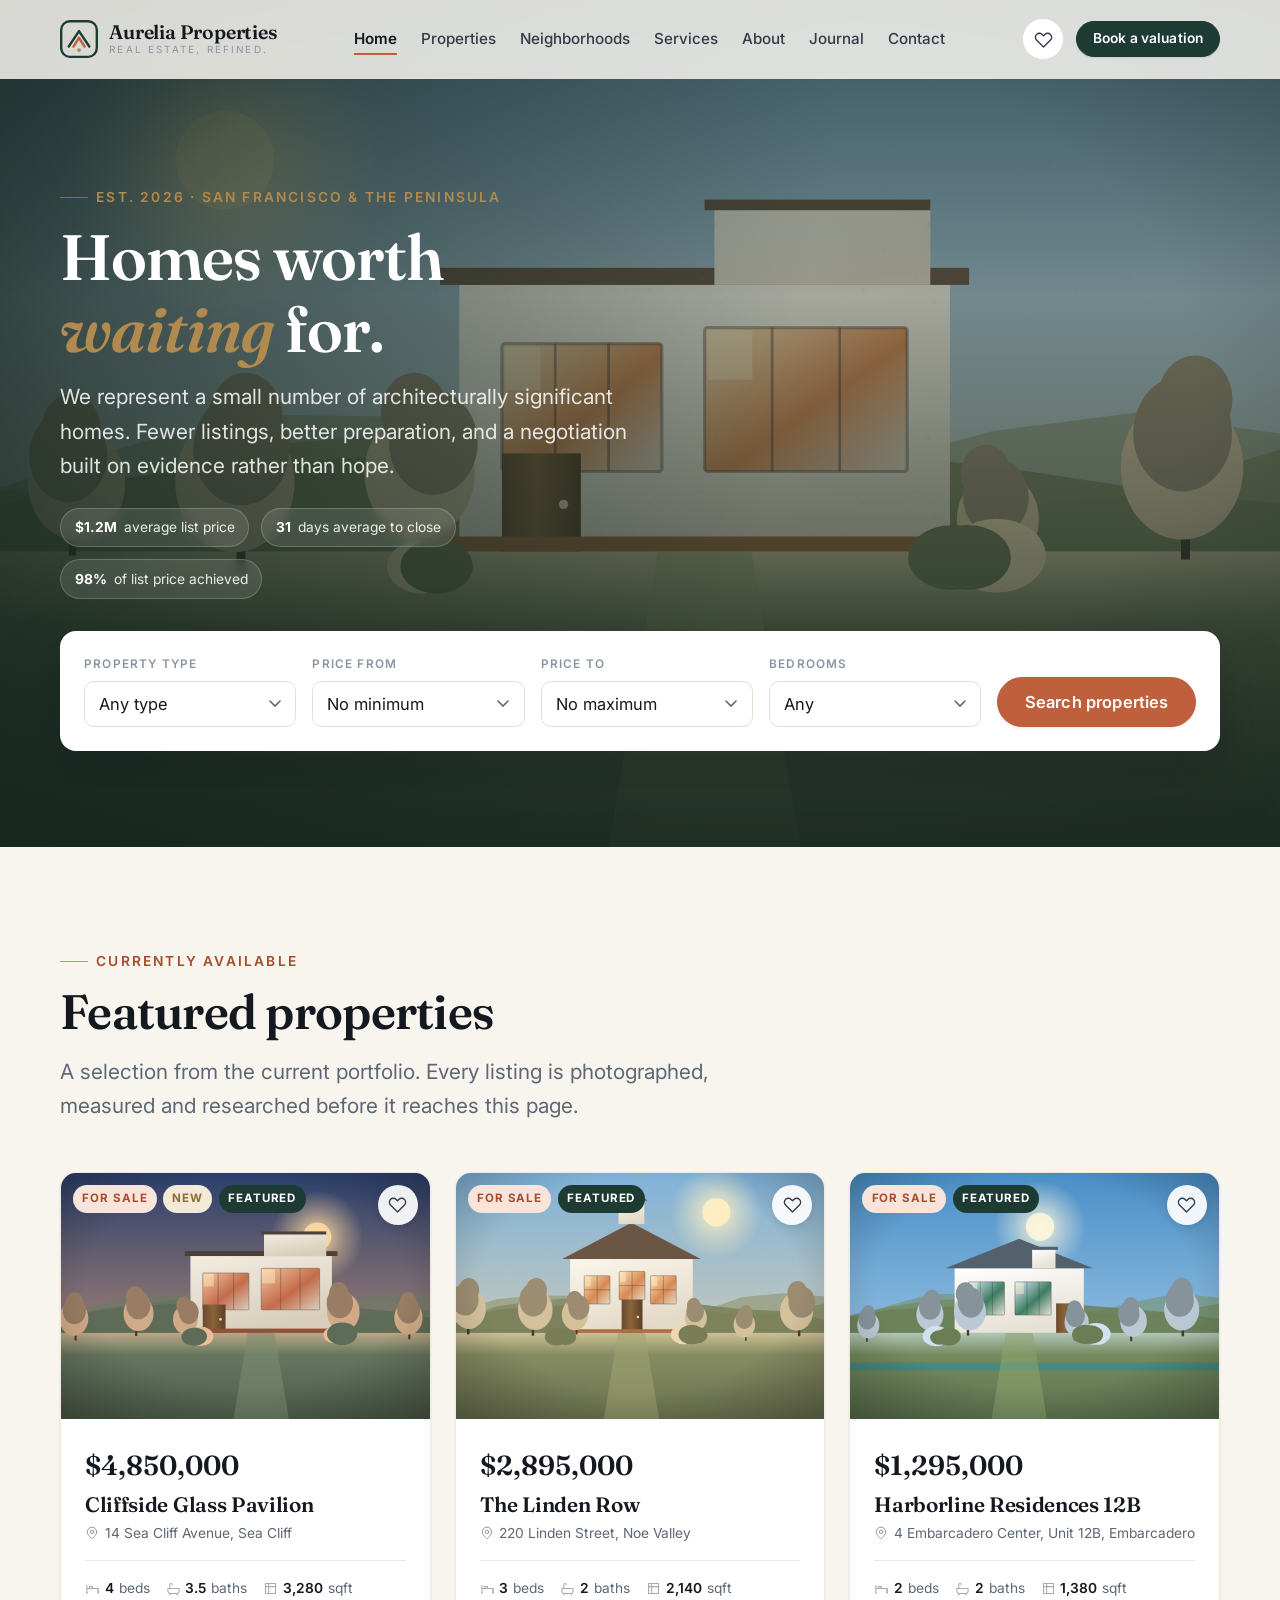
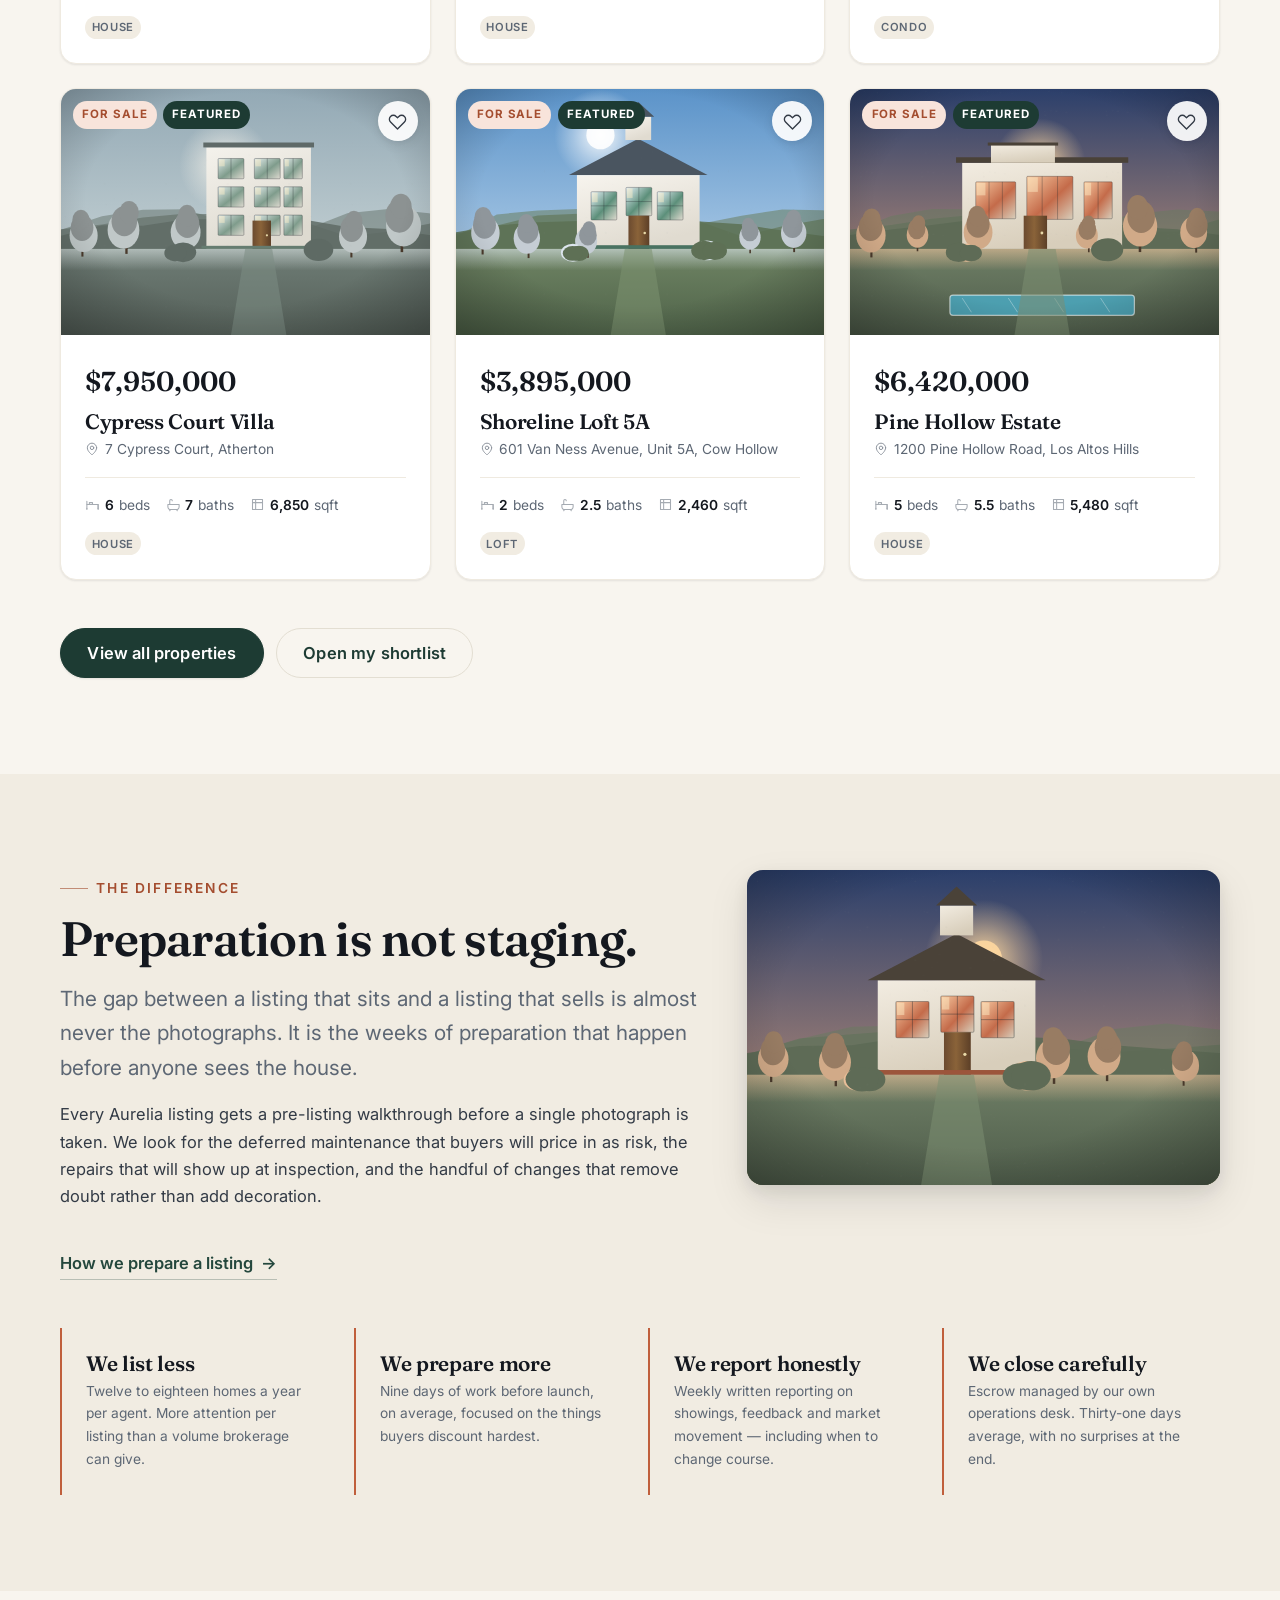
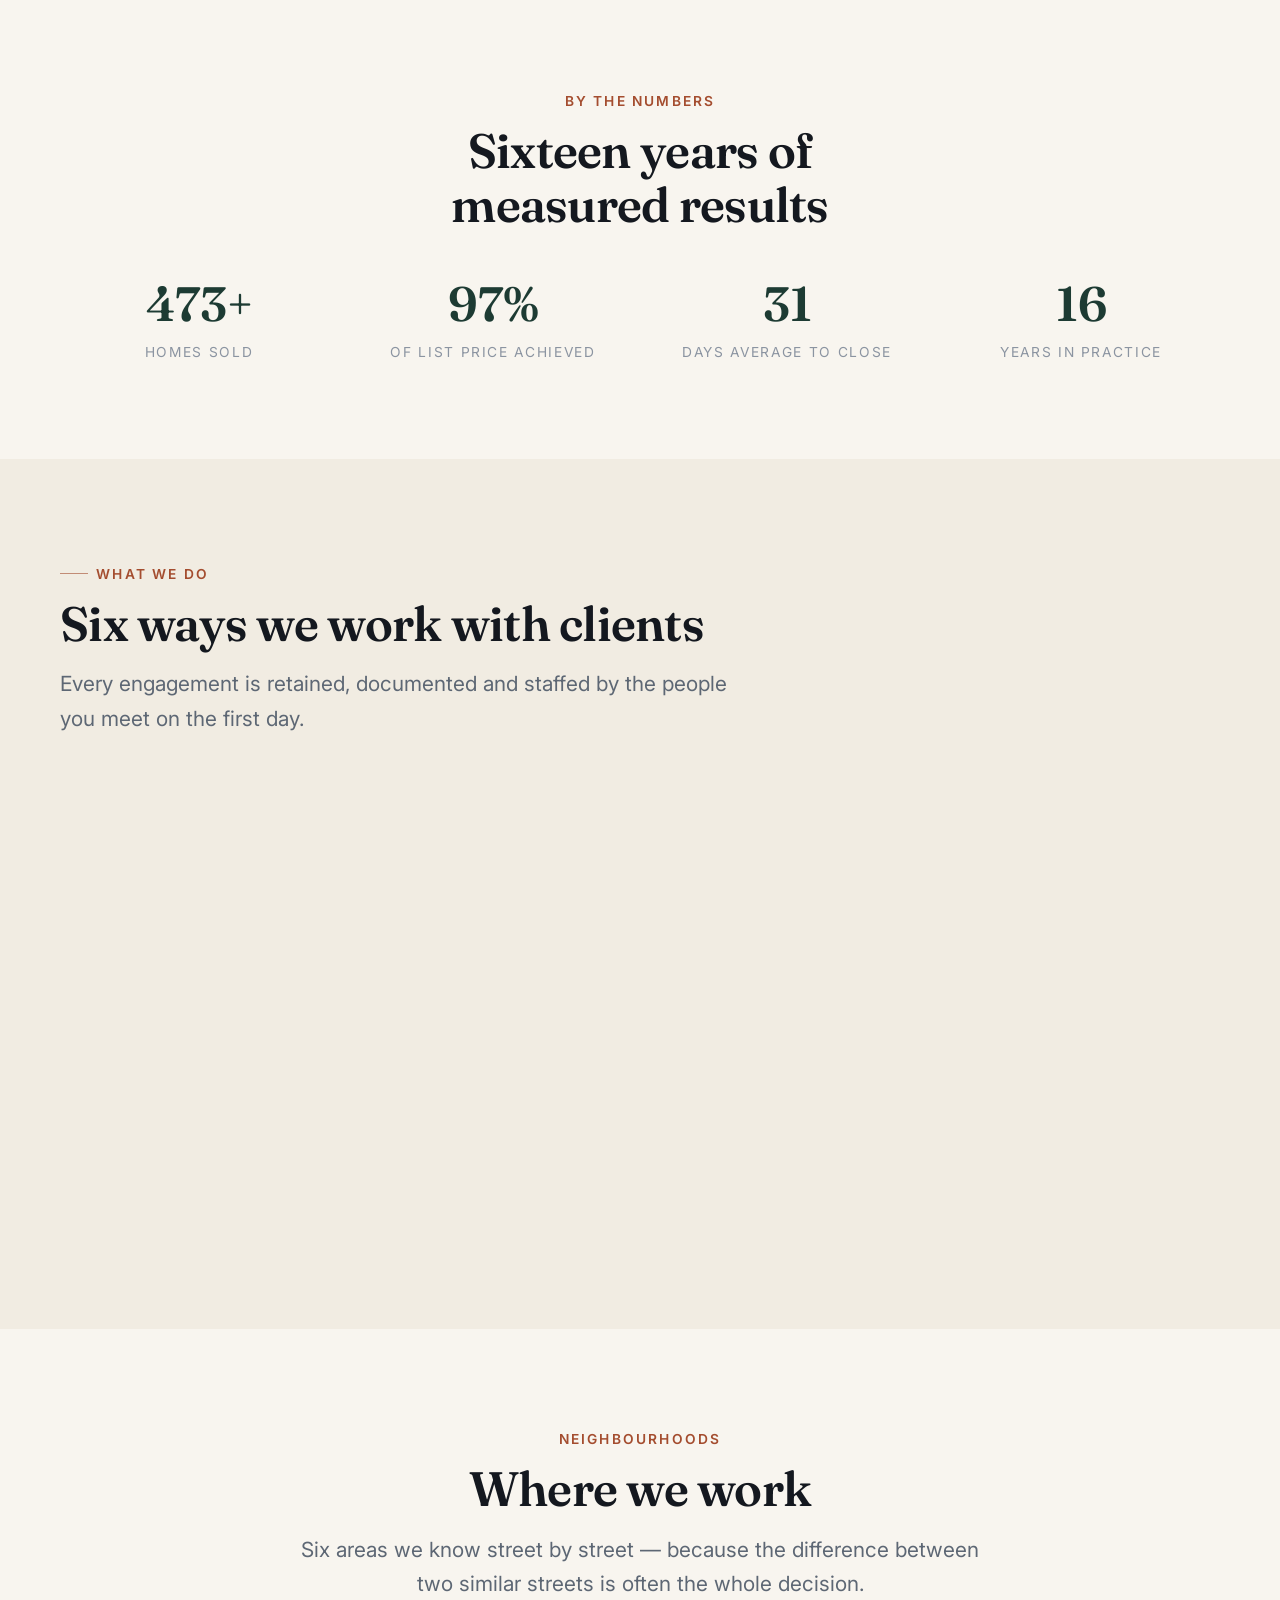
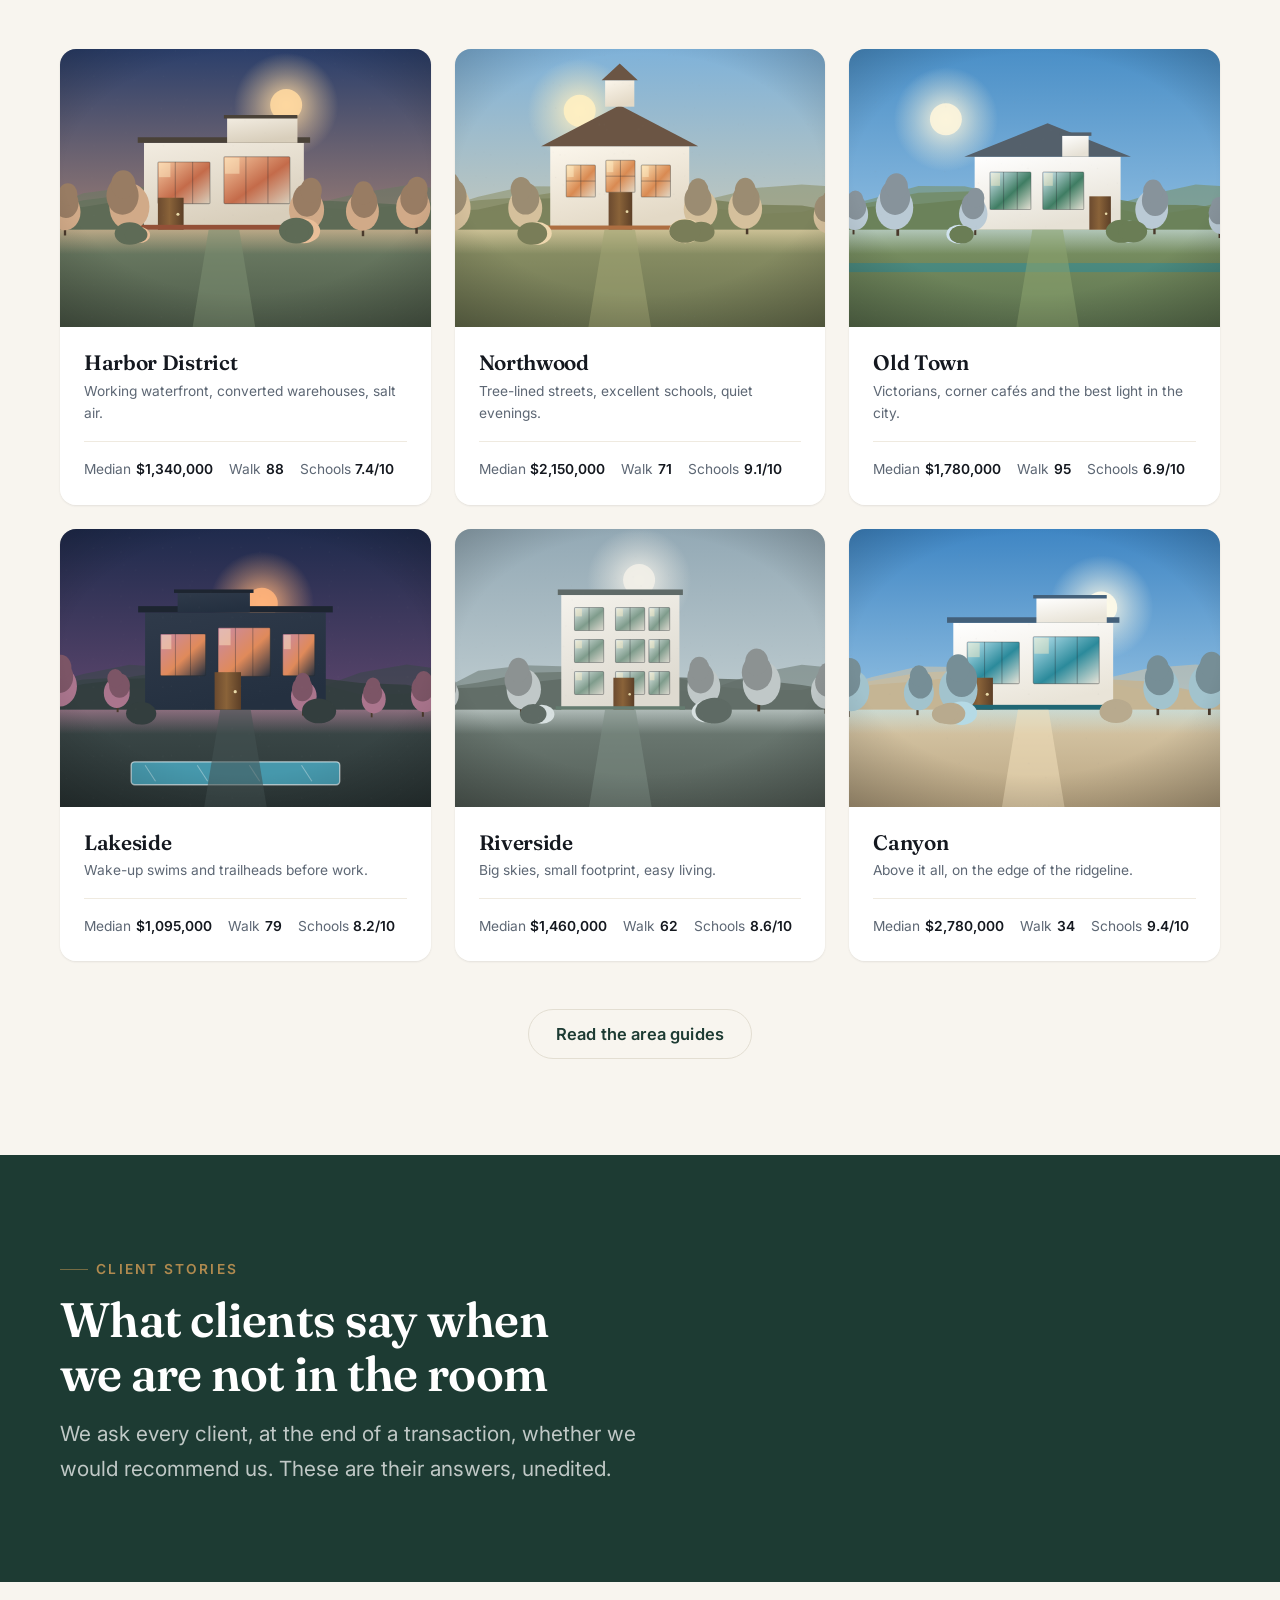
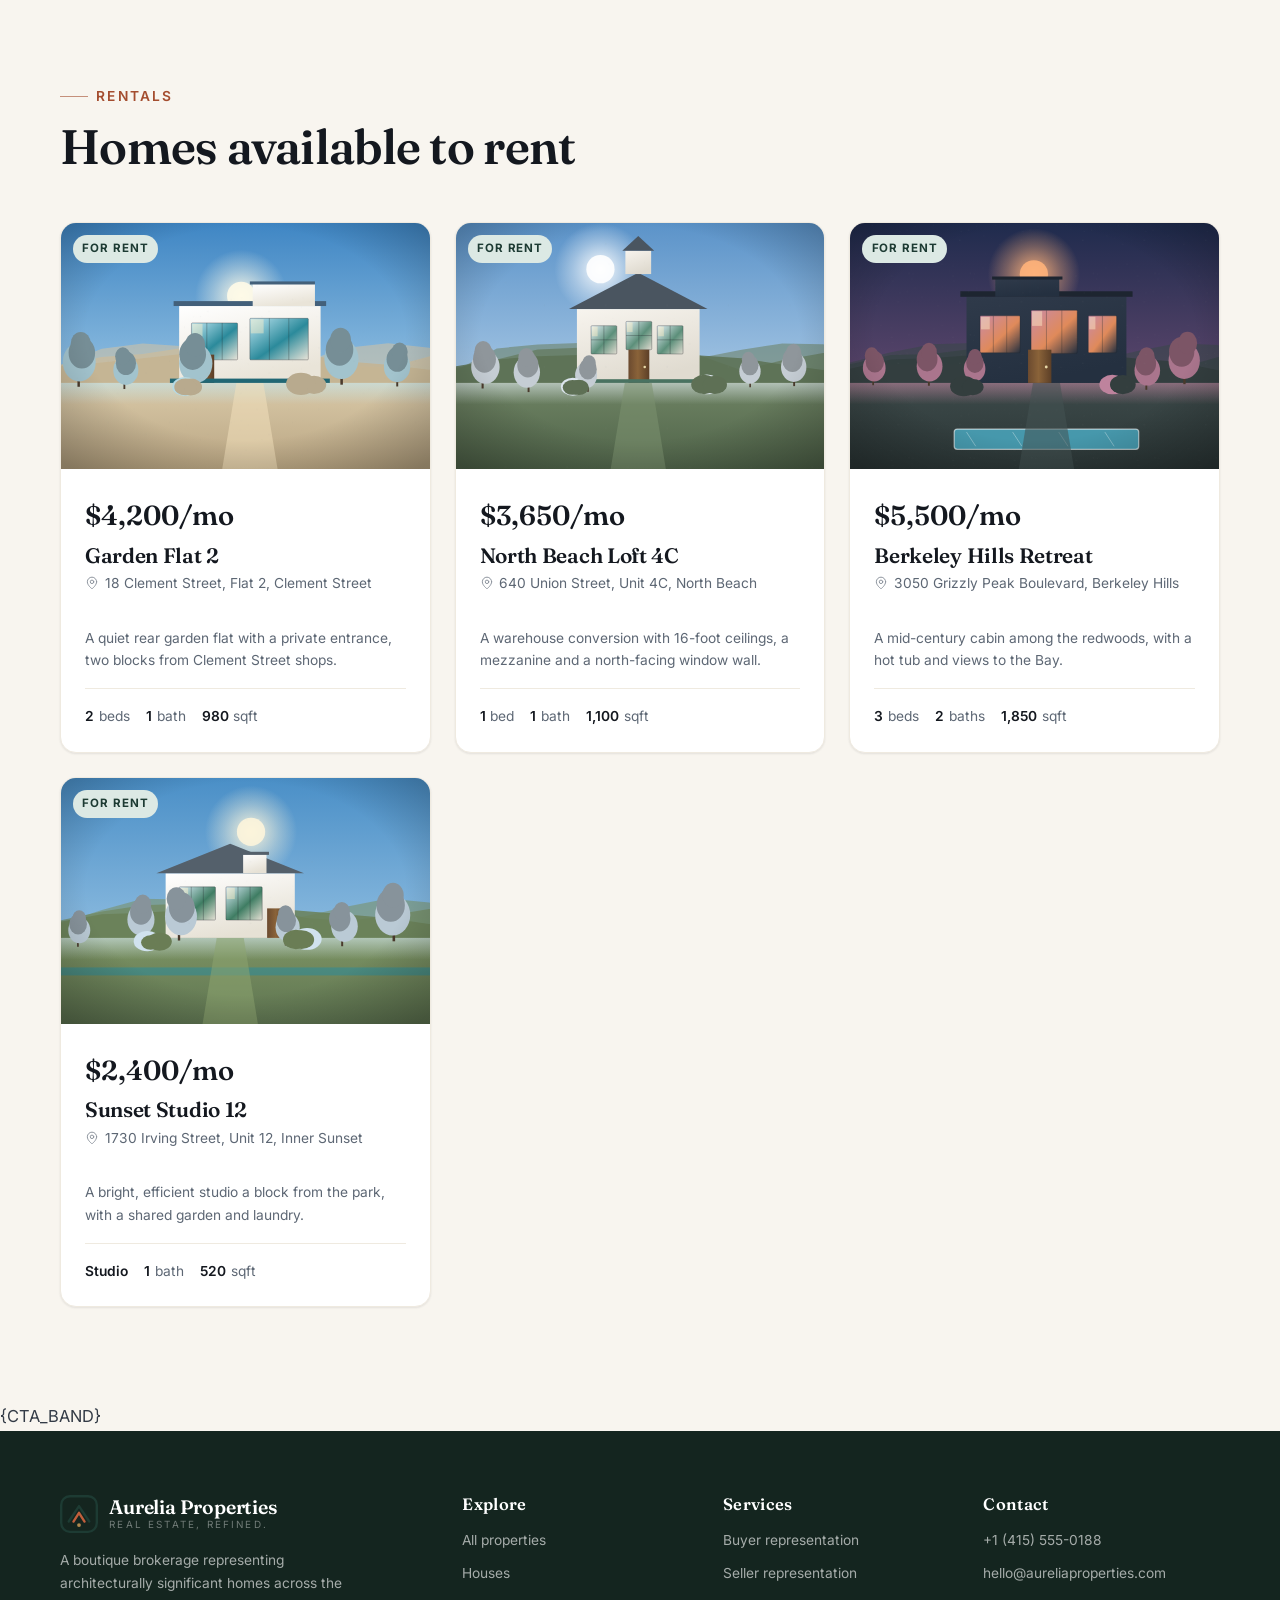
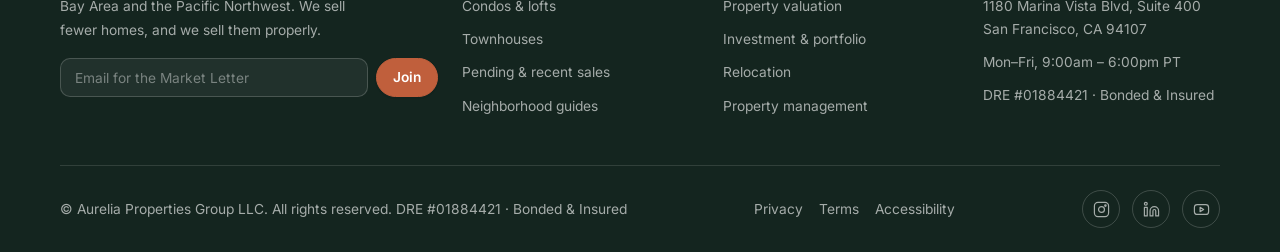
<file: index.html>
<!DOCTYPE html>
<html lang="en">
<head>
  <meta charset="utf-8">
  <meta name="viewport" content="width=device-width, initial-scale=1">
  <title>Aurelia Properties — Boutique Real Estate Brokerage, San Francisco</title>
  <meta name="description" content="A boutique real estate brokerage representing architecturally significant homes across San Francisco, the Peninsula and the North Bay. Fewer listings, better preparation, honest advice.">
  <meta name="theme-color" content="#1d3b33">
  <link rel="canonical" href="https://aureliaproperties.example.com/index.html">

  <meta property="og:type" content="website">
  <meta property="og:site_name" content="Aurelia Properties">
  <meta property="og:title" content="Aurelia Properties — Boutique Real Estate Brokerage, San Francisco">
  <meta property="og:description" content="A boutique real estate brokerage representing architecturally significant homes across San Francisco, the Peninsula and the North Bay. Fewer listings, better preparation, honest advice.">
  <meta property="og:image" content="assets/img/hero.svg">
  <meta name="twitter:card" content="summary_large_image">

  <link rel="icon" href="assets/img/favicon.svg" type="image/svg+xml">
  <link rel="preconnect" href="https://fonts.googleapis.com">
  <link rel="preconnect" href="https://fonts.gstatic.com" crossorigin>
  <link href="https://fonts.googleapis.com/css2?family=Fraunces:opsz,wght@9..144,400;9..144,500;9..144,600;9..144,700&family=Inter:wght@400;500;600;700&display=swap" rel="stylesheet">
  <link rel="stylesheet" href="assets/css/styles.css">
  <noscript><style>[data-reveal]{opacity:1 !important;transform:none !important}</style></noscript>
</head>
<body>
  <a class="skip-link" href="#main">Skip to content</a>
    <header class="header">
      <div class="wrap header__inner">
        <a class="brand" href="index.html">
          <svg class="brand__mark" viewBox="0 0 48 48" fill="none" aria-hidden="true">
  <rect x="1.5" y="1.5" width="45" height="45" rx="11" stroke="#1d3b33" stroke-width="3"/>
  <path d="M11 33.5L24 14l13 19.5" stroke="#1d3b33" stroke-width="3" stroke-linecap="round" stroke-linejoin="round"/>
  <path d="M17 33.5L24 22.5l7 11" stroke="#c05f3c" stroke-width="3" stroke-linecap="round" stroke-linejoin="round"/>
  <circle cx="24" cy="38" r="2.4" fill="#b08a4f"/>
</svg>
          <span class="brand__text">
            <span class="brand__name">Aurelia Properties</span>
            <span class="brand__tag">Real estate, refined.</span>
          </span>
        </a>

        <nav class="nav" aria-label="Primary">
          <ul class="nav__list">
          <li><a class="nav__link" href="index.html" aria-current="page">Home</a></li>
          <li><a class="nav__link" href="properties.html">Properties</a></li>
          <li><a class="nav__link" href="neighborhoods.html">Neighborhoods</a></li>
          <li><a class="nav__link" href="services.html">Services</a></li>
          <li><a class="nav__link" href="about.html">About</a></li>
          <li><a class="nav__link" href="insights.html">Journal</a></li>
          <li><a class="nav__link" href="contact.html">Contact</a></li>
          </ul>
        </nav>

        <div class="header__actions">
          <button class="fav-btn" data-fav-open aria-label="Open my shortlist">
            <svg viewBox="0 0 24 24" fill="none" stroke="currentColor" stroke-width="1.7" stroke-linecap="round" stroke-linejoin="round" aria-hidden="true"><path d="M20.8 5.6a5 5 0 00-7.1 0L12 7.3l-1.7-1.7a5 5 0 10-7.1 7.1L12 21.5l8.8-8.8a5 5 0 000-7.1z"/></svg>
            <span class="fav-btn__count" data-fav-count data-empty="true">0</span>
          </button>
          <a class="btn btn--sm" href="contact.html">Book a valuation</a>
          <button class="burger" aria-expanded="false" aria-label="Open menu" aria-controls="drawer">
            <span></span><span></span><span></span>
          </button>
        </div>
      </div>
    </header>

    <div class="drawer" id="drawer">
      <a href="index.html">Home</a>
      <a href="properties.html">Properties</a>
      <a href="neighborhoods.html">Neighborhoods</a>
      <a href="services.html">Services</a>
      <a href="about.html">About</a>
      <a href="insights.html">Journal</a>
      <a href="contact.html">Contact</a>
      <a class="btn btn--light" href="contact.html">Book a valuation</a>
    </div>

  <main id="main">
    <section class="hero">
      <div class="hero__bg">
        <img src="assets/img/hero.svg" alt="A contemporary hillside residence overlooking the bay at golden hour" width="1200" height="800">
      </div>
      <div class="wrap hero__inner">
        <div class="hero__copy">
          <span class="eyebrow" style="color:var(--gold-500)">Est. 2026 · San Francisco &amp; the Peninsula</span>
          <h1>Homes worth <em>waiting</em> for.</h1>
          <p>We represent a small number of architecturally significant homes. Fewer listings, better preparation, and a negotiation built on evidence rather than hope.</p>
          <div class="hero__meta">
            <span class="hero__pill"><b>$1.2M</b> average list price</span>
            <span class="hero__pill"><b>31</b> days average to close</span>
            <span class="hero__pill"><b>98%</b> of list price achieved</span>
          </div>
        </div>

        <form class="search-panel" data-search-form="properties.html" role="search">
          <div class="search-field">
            <label for="sp-type">Property type</label>
            <select id="sp-type" name="type">
              <option value="any">Any type</option>
              <option value="house">House</option>
              <option value="condo">Condo</option>
              <option value="townhouse">Townhouse</option>
              <option value="loft">Loft</option>
              <option value="multi-family">Multi-family</option>
            </select>
          </div>
          <div class="search-field">
            <label for="sp-min">Price from</label>
            <select id="sp-min" name="min">
              <option value="">No minimum</option>
              <option value="750000">$750,000</option>
              <option value="1000000">$1,000,000</option>
              <option value="1500000">$1,500,000</option>
              <option value="2000000">$2,000,000</option>
              <option value="3000000">$3,000,000</option>
              <option value="5000000">$5,000,000</option>
            </select>
          </div>
          <div class="search-field">
            <label for="sp-max">Price to</label>
            <select id="sp-max" name="max">
              <option value="">No maximum</option>
              <option value="1500000">$1,500,000</option>
              <option value="2500000">$2,500,000</option>
              <option value="4000000">$4,000,000</option>
              <option value="6000000">$6,000,000</option>
              <option value="10000000">$10,000,000</option>
            </select>
          </div>
          <div class="search-field">
            <label for="sp-beds">Bedrooms</label>
            <select id="sp-beds" name="beds">
              <option value="0">Any</option>
              <option value="1">1+</option>
              <option value="2">2+</option>
              <option value="3">3+</option>
              <option value="4">4+</option>
              <option value="5">5+</option>
            </select>
          </div>
          <button class="btn btn--clay" type="submit">Search properties</button>
        </form>
      </div>
    </section>

    <section class="section">
      <div class="wrap">
        <div class="section-head">
          <span class="eyebrow">Currently available</span>
          <h2>Featured properties</h2>
          <p>A selection from the current portfolio. Every listing is photographed, measured and researched before it reaches this page.</p>
        </div>
        <div class="prop-grid" data-featured></div>
        <div class="flex gap-3 mt-7 flex-wrap">
          <a class="btn" href="properties.html">View all properties</a>
          <a class="btn btn--ghost" href="properties.html?view=favourites">Open my shortlist</a>
        </div>
      </div>
    </section>

    <section class="section section--sand">
      <div class="wrap">
        <div class="grid-wide">
          <div data-reveal>
            <span class="eyebrow">The difference</span>
            <h2>Preparation is not staging.</h2>
            <p class="lede">The gap between a listing that sits and a listing that sells is almost never the photographs. It is the weeks of preparation that happen before anyone sees the house.</p>
            <p>Every Aurelia listing gets a pre-listing walkthrough before a single photograph is taken. We look for the deferred maintenance that buyers will price in as risk, the repairs that will show up at inspection, and the handful of changes that remove doubt rather than add decoration.</p>
            <a class="link-arrow mt-5" href="services.html#service-selling">How we prepare a listing</a>
          </div>
          <div class="split__media" data-reveal data-reveal-delay="2">
            <img src="assets/img/editorial-staging.svg" alt="An interior prepared for photography" width="1200" height="800">
          </div>
        </div>

        <div class="value-strip mt-7" data-reveal>
          <div>
            <h3>We list less</h3>
            <p>Twelve to eighteen homes a year per agent. More attention per listing than a volume brokerage can give.</p>
          </div>
          <div>
            <h3>We prepare more</h3>
            <p>Nine days of work before launch, on average, focused on the things buyers discount hardest.</p>
          </div>
          <div>
            <h3>We report honestly</h3>
            <p>Weekly written reporting on showings, feedback and market movement — including when to change course.</p>
          </div>
          <div>
            <h3>We close carefully</h3>
            <p>Escrow managed by our own operations desk. Thirty-one days average, with no surprises at the end.</p>
          </div>
        </div>
      </div>
    </section>

    <section class="section">
      <div class="wrap">
        <div class="section-head section-head--center">
          <span class="eyebrow">By the numbers</span>
          <h2>Sixteen years of measured results</h2>
        </div>
        <div class="stats-strip">
          <div class="stat" data-reveal>
            <div class="stat__num"><span data-count="480" data-suffix="+">0</span></div>
            <div class="stat__label">Homes sold</div>
          </div>
          <div class="stat" data-reveal data-reveal-delay="1">
            <div class="stat__num"><span data-count="98" data-suffix="%">0</span></div>
            <div class="stat__label">Of list price achieved</div>
          </div>
          <div class="stat" data-reveal data-reveal-delay="2">
            <div class="stat__num"><span data-count="31" data-suffix="">0</span></div>
            <div class="stat__label">Days average to close</div>
          </div>
          <div class="stat" data-reveal data-reveal-delay="3">
            <div class="stat__num"><span data-count="16" data-suffix="">0</span></div>
            <div class="stat__label">Years in practice</div>
          </div>
        </div>
      </div>
    </section>

    <section class="section section--sand">
      <div class="wrap">
        <div class="section-head">
          <span class="eyebrow">What we do</span>
          <h2>Six ways we work with clients</h2>
          <p>Every engagement is retained, documented and staffed by the people you meet on the first day.</p>
        </div>
        <div class="grid grid-3" data-services></div>
      </div>
    </section>

    <section class="section">
      <div class="wrap">
        <div class="section-head section-head--center">
          <span class="eyebrow">Neighbourhoods</span>
          <h2>Where we work</h2>
          <p>Six areas we know street by street — because the difference between two similar streets is often the whole decision.</p>
        </div>
        <div class="grid grid-3" data-neighborhoods></div>
        <div class="text-c mt-7">
          <a class="btn btn--ghost" href="neighborhoods.html">Read the area guides</a>
        </div>
      </div>
    </section>

    <section class="section section--forest">
      <div class="wrap">
        <div class="grid-wide">
          <div>
            <span class="eyebrow">Client stories</span>
            <h2>What clients say when we are not in the room</h2>
            <p class="lede" style="color:rgba(255,255,255,.72)">We ask every client, at the end of a transaction, whether we would recommend us. These are their answers, unedited.</p>
          </div>
          <div class="slider" data-slider>
            <div class="slider__track" data-testimonials></div>
            <div class="slider__nav"></div>
          </div>
        </div>
      </div>
    </section>

    <section class="section">
      <div class="wrap">
        <div class="section-head">
          <span class="eyebrow">Rentals</span>
          <h2>Homes available to rent</h2>
        </div>
        <div class="prop-grid" data-rentals></div>
      </div>
    </section>

{CTA_BAND}

  </main>
    <footer class="footer">
      <div class="wrap">
        <div class="footer__top">
          <div>
            <a class="brand" href="index.html">
              <svg class="brand__mark" viewBox="0 0 48 48" fill="none" aria-hidden="true">
  <rect x="1.5" y="1.5" width="45" height="45" rx="11" stroke="#1d3b33" stroke-width="3"/>
  <path d="M11 33.5L24 14l13 19.5" stroke="#1d3b33" stroke-width="3" stroke-linecap="round" stroke-linejoin="round"/>
  <path d="M17 33.5L24 22.5l7 11" stroke="#c05f3c" stroke-width="3" stroke-linecap="round" stroke-linejoin="round"/>
  <circle cx="24" cy="38" r="2.4" fill="#b08a4f"/>
</svg>
              <span class="brand__text">
                <span class="brand__name">Aurelia Properties</span>
                <span class="brand__tag">Real estate, refined.</span>
              </span>
            </a>
            <p class="footer__brand">A boutique brokerage representing architecturally significant homes across the Bay Area and the Pacific Northwest. We sell fewer homes, and we sell them properly.</p>
            <form class="newsletter" data-newsletter novalidate>
              <label class="visually-hidden" for="nl-email">Email address</label>
              <input id="nl-email" type="email" name="email" placeholder="Email for the Market Letter" autocomplete="email">
              <button class="btn btn--sm btn--clay" type="submit">Join</button>
            </form>
          </div>

          <div>
            <h4>Explore</h4>
            <ul>
              <li><a href="properties.html">All properties</a></li>
              <li><a href="properties.html?type=house">Houses</a></li>
              <li><a href="properties.html?type=condo">Condos &amp; lofts</a></li>
              <li><a href="properties.html?type=townhouse">Townhouses</a></li>
              <li><a href="properties.html?status=pending">Pending &amp; recent sales</a></li>
              <li><a href="neighborhoods.html">Neighborhood guides</a></li>
            </ul>
          </div>

          <div>
            <h4>Services</h4>
            <ul>
              <li><a href="services.html#service-buying">Buyer representation</a></li>
              <li><a href="services.html#service-selling">Seller representation</a></li>
              <li><a href="services.html#service-valuation">Property valuation</a></li>
              <li><a href="services.html#service-investment">Investment &amp; portfolio</a></li>
              <li><a href="services.html#service-relocation">Relocation</a></li>
              <li><a href="services.html#service-management">Property management</a></li>
            </ul>
          </div>

          <div>
            <h4>Contact</h4>
            <ul>
              <li><a href="tel:+14155550188">+1 (415) 555-0188</a></li>
              <li><a href="mailto:hello@aureliaproperties.com">hello@aureliaproperties.com</a></li>
              <li>1180 Marina Vista Blvd, Suite 400<br>San Francisco, CA 94107</li>
              <li>Mon–Fri, 9:00am – 6:00pm PT</li>
              <li>DRE #01884421 · Bonded & Insured</li>
            </ul>
          </div>
        </div>

        <div class="footer__bottom">
          <span>&copy; Aurelia Properties Group LLC. All rights reserved. DRE #01884421 · Bonded & Insured</span>
          <div class="flex gap-4 items-center flex-wrap">
            <a href="legal.html#privacy">Privacy</a>
            <a href="legal.html#terms">Terms</a>
            <span>Accessibility</span>
          </div>
          <div class="socials">
            <a href="#" aria-label="Aurelia Properties on Instagram">
              <svg viewBox="0 0 24 24" fill="none" stroke="currentColor" stroke-width="1.7" stroke-linecap="round" stroke-linejoin="round" aria-hidden="true"><rect x="2" y="2" width="20" height="20" rx="5"/><circle cx="12" cy="12" r="4.2"/><circle cx="17.5" cy="6.5" r="1"/></svg>
            </a>
            <a href="#" aria-label="Aurelia Properties on LinkedIn">
              <svg viewBox="0 0 24 24" fill="none" stroke="currentColor" stroke-width="1.7" stroke-linecap="round" stroke-linejoin="round" aria-hidden="true"><path d="M16 8a6 6 0 016 6v7h-4v-7a2 2 0 00-4 0v7h-4v-7a6 6 0 016-6z"/><rect x="2" y="9" width="4" height="12"/><circle cx="4" cy="4" r="2"/></svg>
            </a>
            <a href="#" aria-label="Aurelia Properties on YouTube">
              <svg viewBox="0 0 24 24" fill="none" stroke="currentColor" stroke-width="1.7" stroke-linecap="round" stroke-linejoin="round" aria-hidden="true"><rect x="2" y="5" width="20" height="14" rx="4"/><path d="M10 9l5 3-5 3z"/></svg>
            </a>
          </div>
        </div>
      </div>
    </footer>

  <script src="assets/js/data.js"></script>
  <script src="assets/js/main.js"></script>
  <script src="assets/js/properties.js"></script>
</body>
</html>
</file>
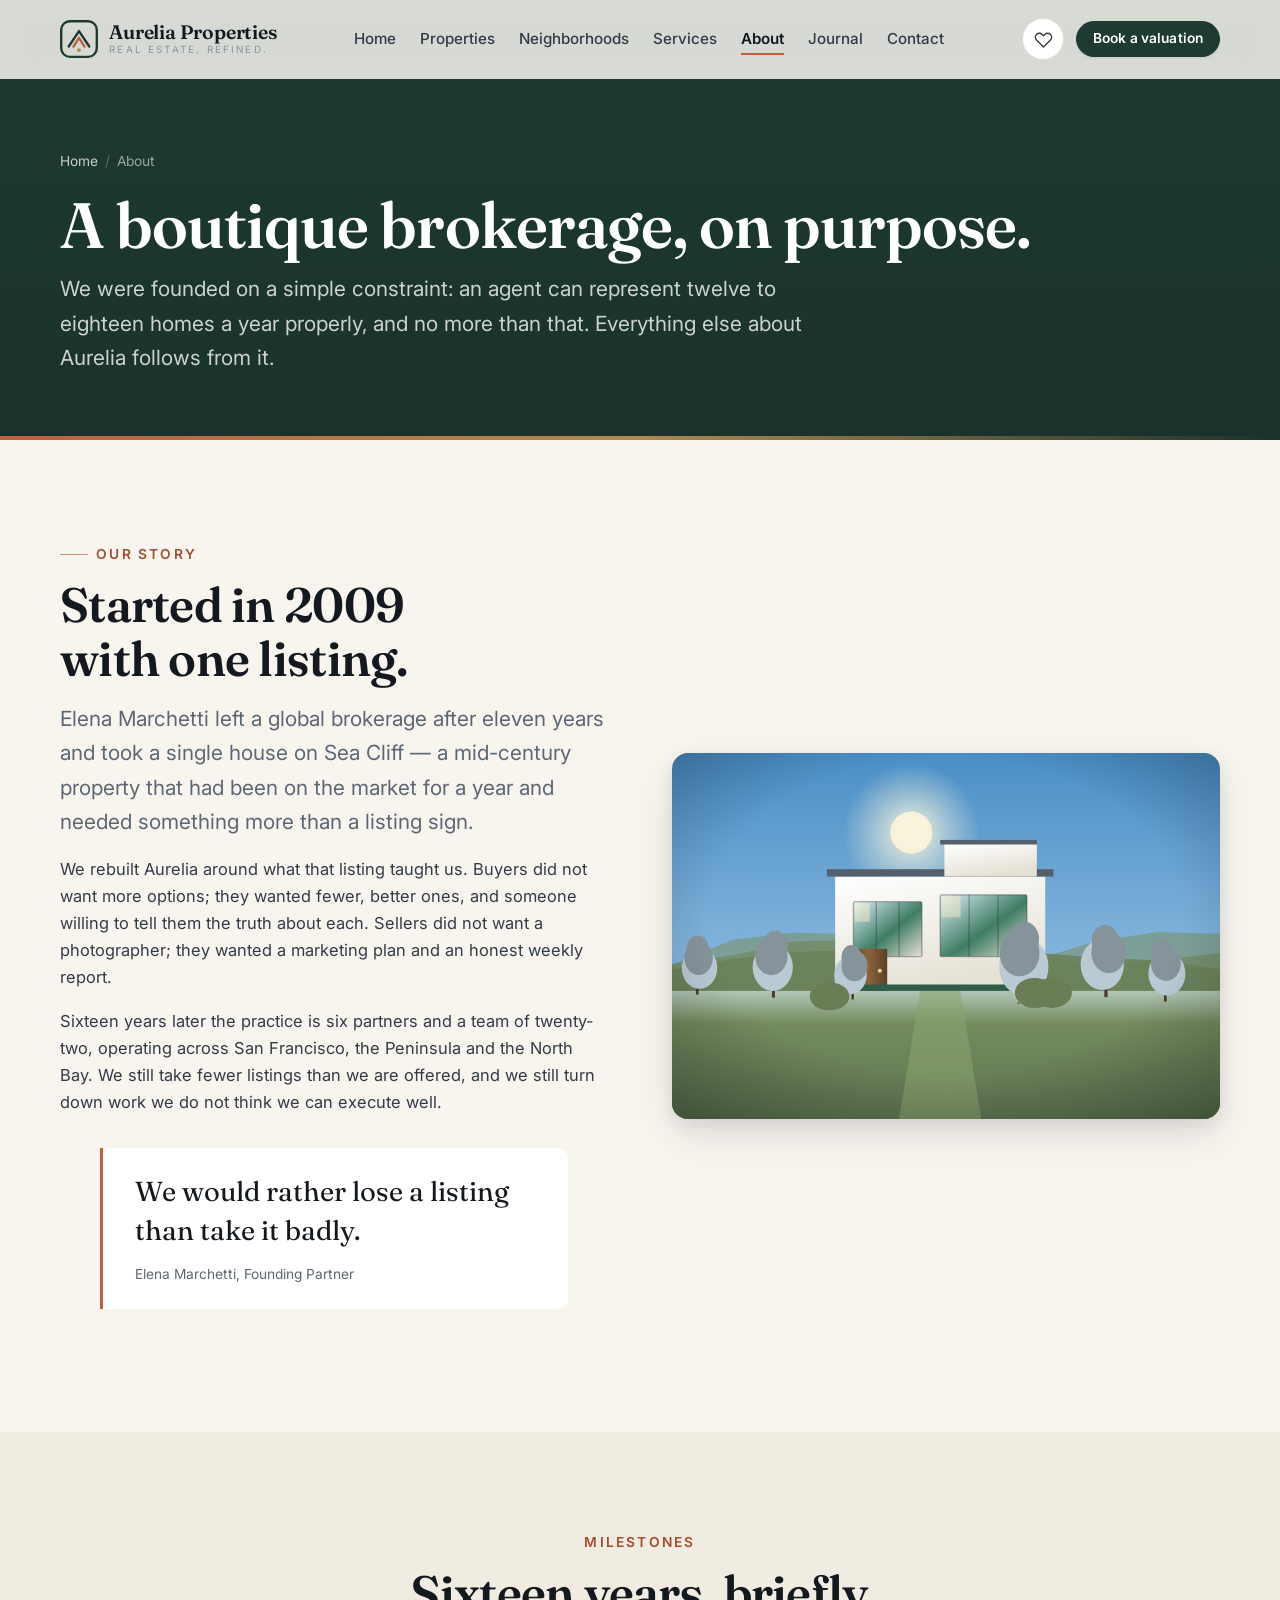
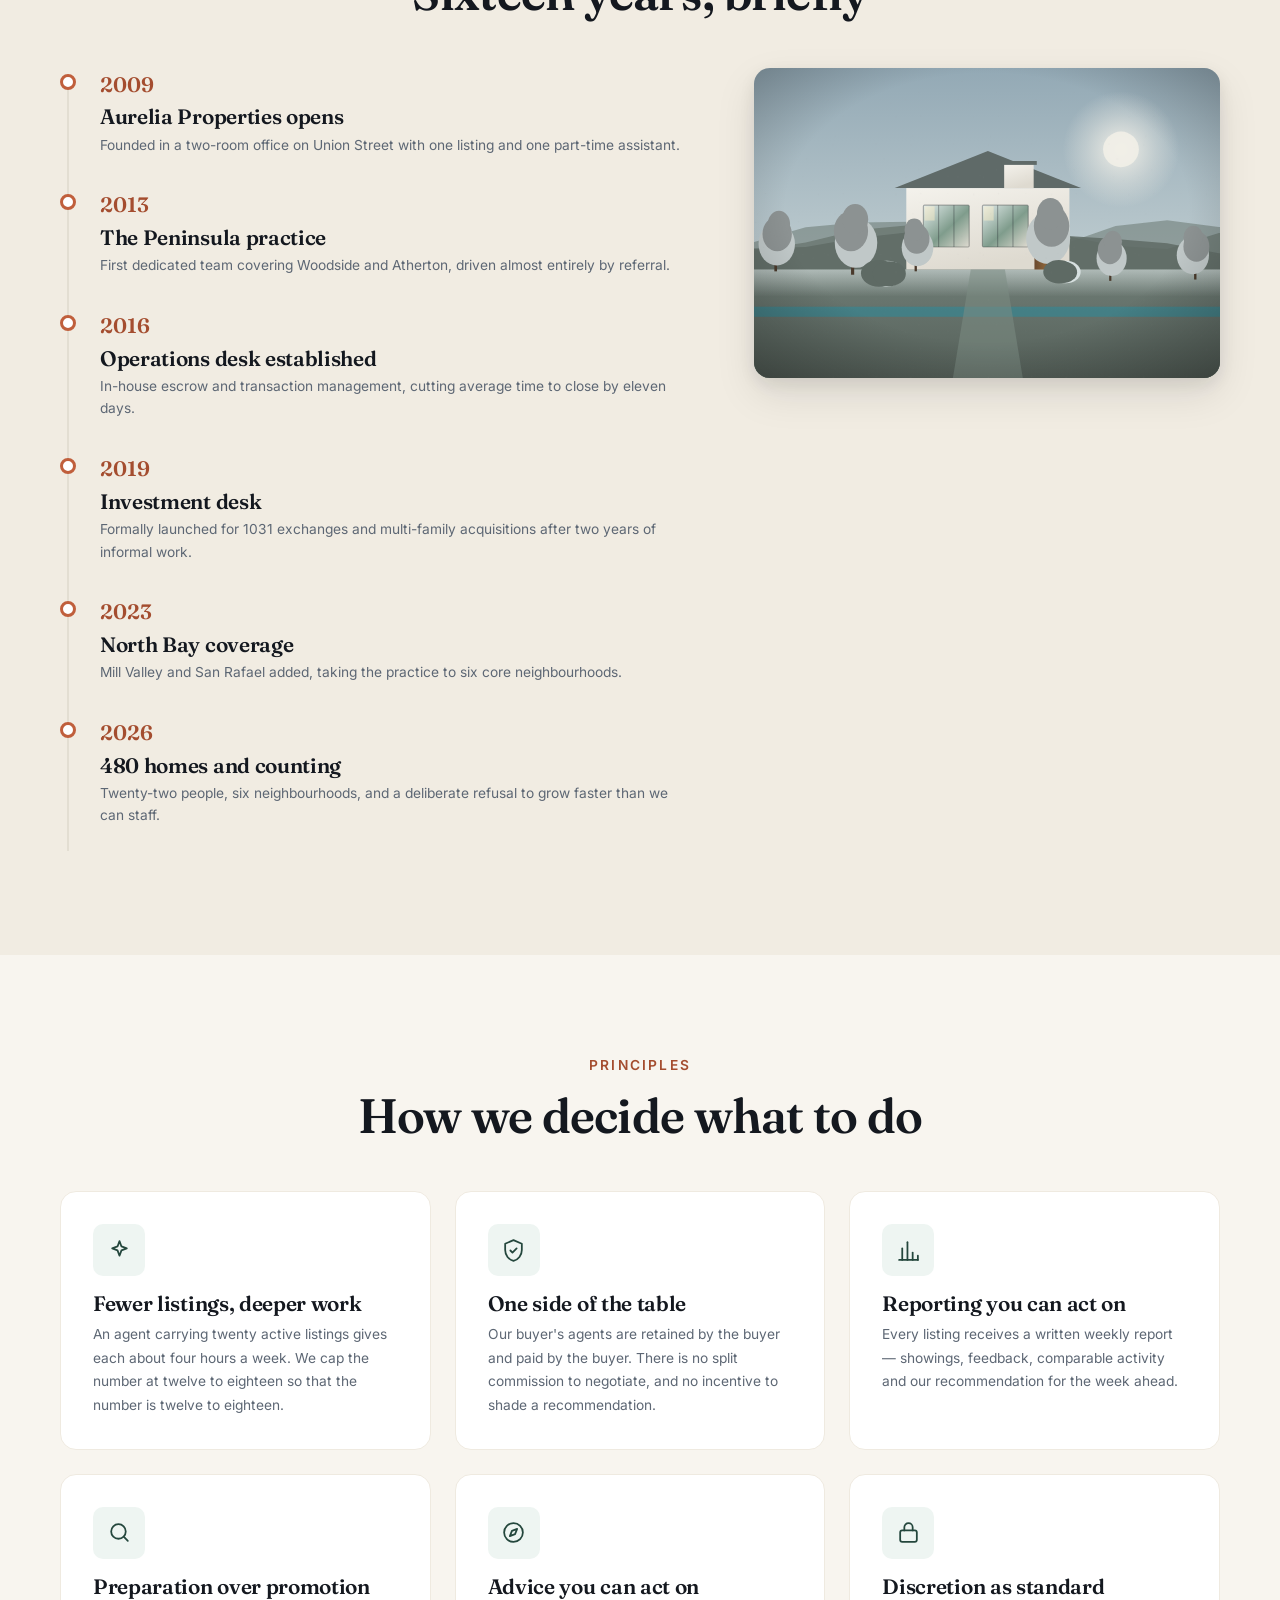
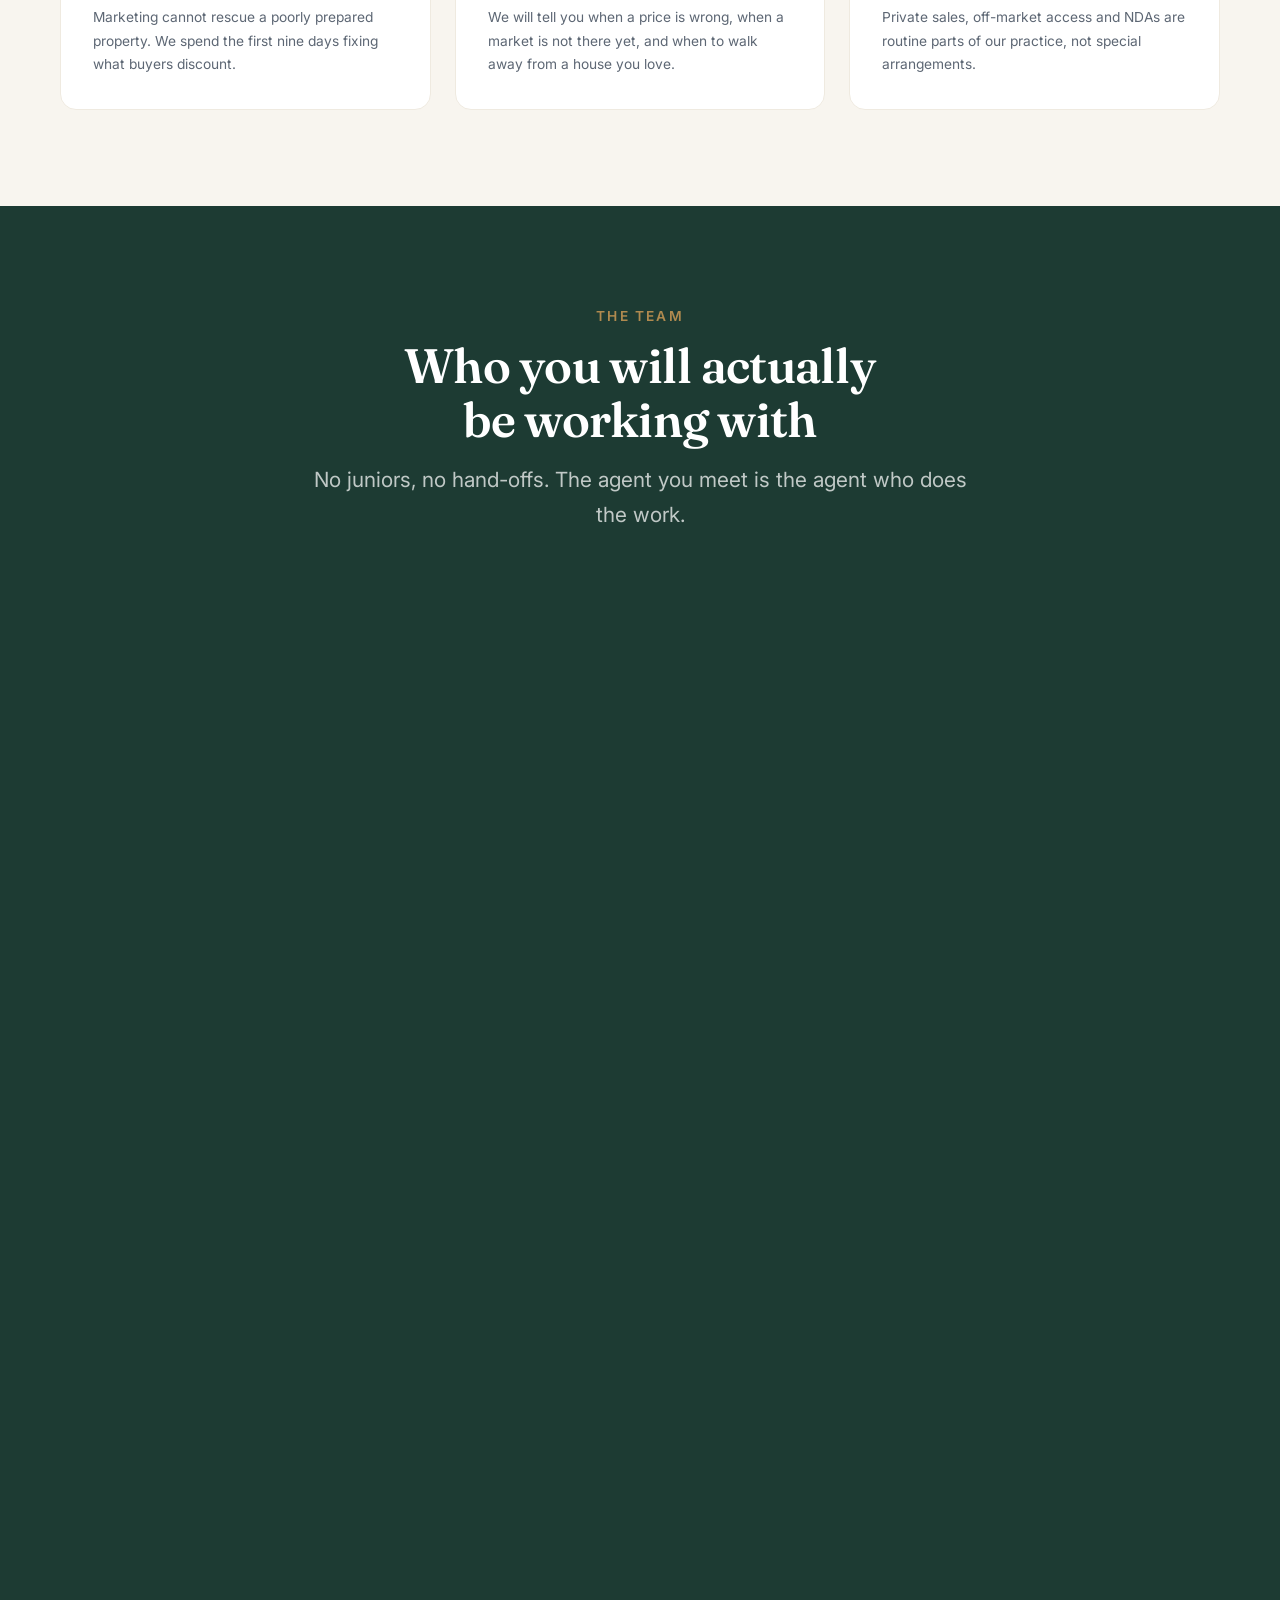
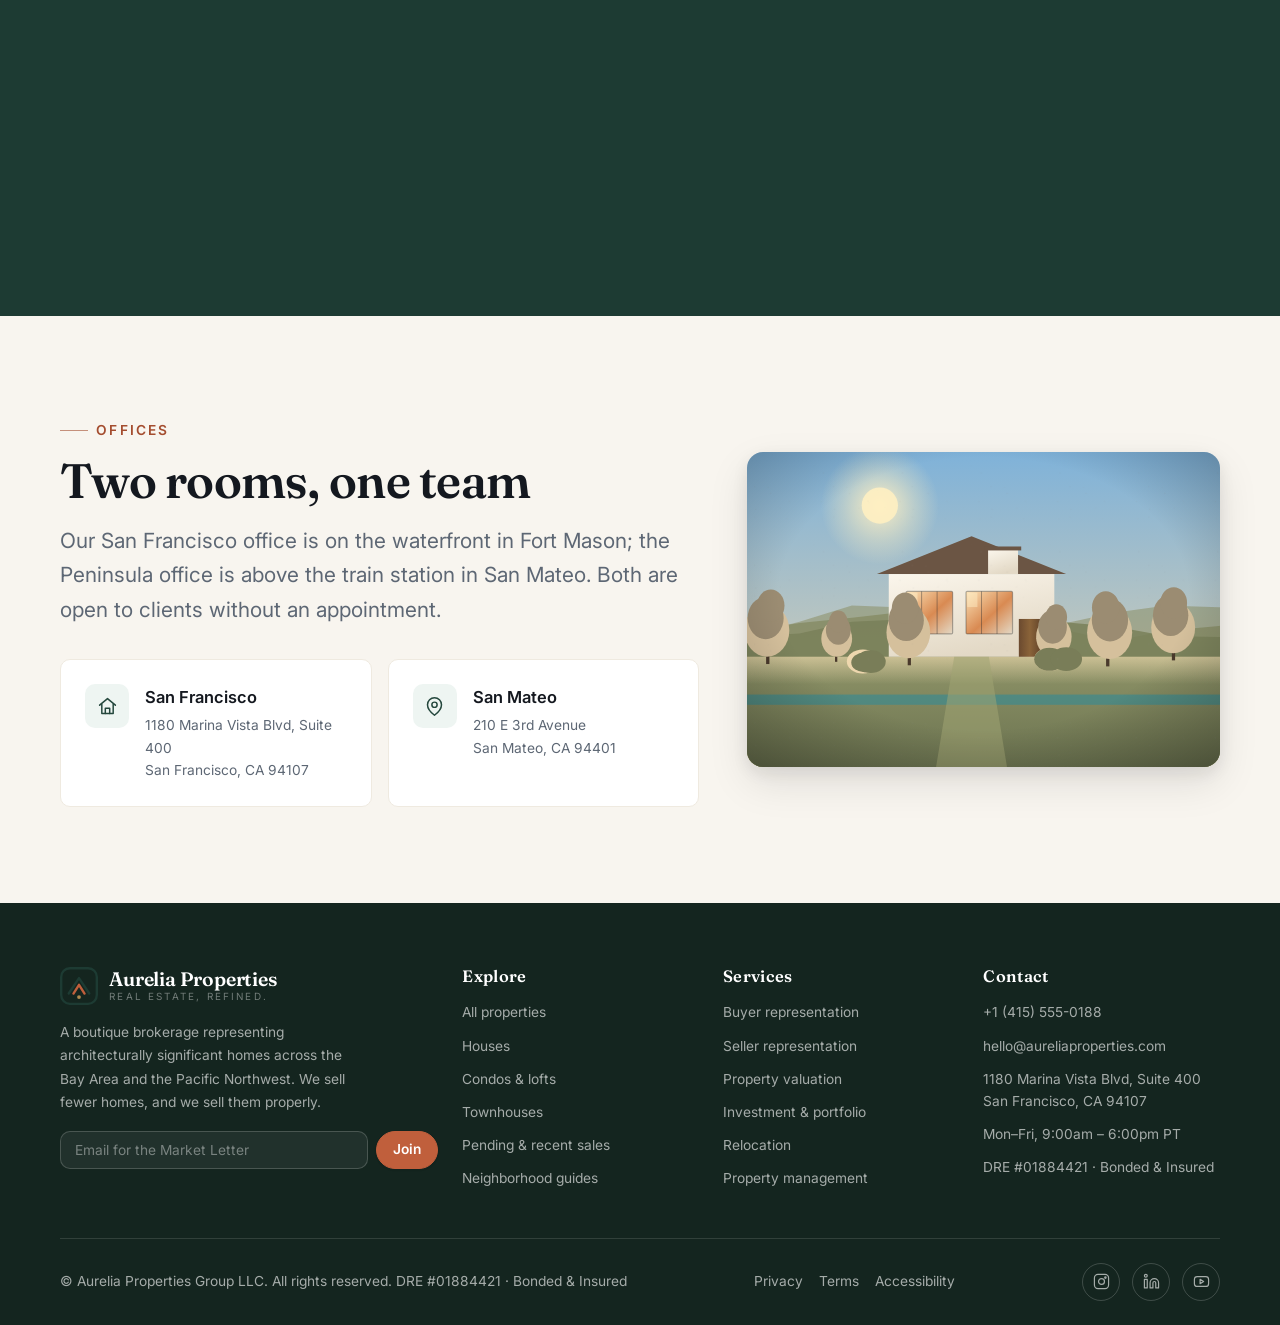
<file: about.html>
<!DOCTYPE html>
<html lang="en">
<head>
  <meta charset="utf-8">
  <meta name="viewport" content="width=device-width, initial-scale=1">
  <title>About — Aurelia Properties</title>
  <meta name="description" content="Sixteen years, six neighbourhoods and a deliberate refusal to grow faster than we can staff. The story, the principles and the team behind Aurelia Properties.">
  <meta name="theme-color" content="#1d3b33">
  <link rel="canonical" href="https://aureliaproperties.example.com/about.html">

  <meta property="og:type" content="website">
  <meta property="og:site_name" content="Aurelia Properties">
  <meta property="og:title" content="About — Aurelia Properties">
  <meta property="og:description" content="Sixteen years, six neighbourhoods and a deliberate refusal to grow faster than we can staff. The story, the principles and the team behind Aurelia Properties.">
  <meta property="og:image" content="assets/img/hero.svg">
  <meta name="twitter:card" content="summary_large_image">

  <link rel="icon" href="assets/img/favicon.svg" type="image/svg+xml">
  <link rel="preconnect" href="https://fonts.googleapis.com">
  <link rel="preconnect" href="https://fonts.gstatic.com" crossorigin>
  <link href="https://fonts.googleapis.com/css2?family=Fraunces:opsz,wght@9..144,400;9..144,500;9..144,600;9..144,700&family=Inter:wght@400;500;600;700&display=swap" rel="stylesheet">
  <link rel="stylesheet" href="assets/css/styles.css">
  <noscript><style>[data-reveal]{opacity:1 !important;transform:none !important}</style></noscript>
</head>
<body>
  <a class="skip-link" href="#main">Skip to content</a>
    <header class="header">
      <div class="wrap header__inner">
        <a class="brand" href="index.html">
          <svg class="brand__mark" viewBox="0 0 48 48" fill="none" aria-hidden="true">
  <rect x="1.5" y="1.5" width="45" height="45" rx="11" stroke="#1d3b33" stroke-width="3"/>
  <path d="M11 33.5L24 14l13 19.5" stroke="#1d3b33" stroke-width="3" stroke-linecap="round" stroke-linejoin="round"/>
  <path d="M17 33.5L24 22.5l7 11" stroke="#c05f3c" stroke-width="3" stroke-linecap="round" stroke-linejoin="round"/>
  <circle cx="24" cy="38" r="2.4" fill="#b08a4f"/>
</svg>
          <span class="brand__text">
            <span class="brand__name">Aurelia Properties</span>
            <span class="brand__tag">Real estate, refined.</span>
          </span>
        </a>

        <nav class="nav" aria-label="Primary">
          <ul class="nav__list">
          <li><a class="nav__link" href="index.html">Home</a></li>
          <li><a class="nav__link" href="properties.html">Properties</a></li>
          <li><a class="nav__link" href="neighborhoods.html">Neighborhoods</a></li>
          <li><a class="nav__link" href="services.html">Services</a></li>
          <li><a class="nav__link" href="about.html" aria-current="page">About</a></li>
          <li><a class="nav__link" href="insights.html">Journal</a></li>
          <li><a class="nav__link" href="contact.html">Contact</a></li>
          </ul>
        </nav>

        <div class="header__actions">
          <button class="fav-btn" data-fav-open aria-label="Open my shortlist">
            <svg viewBox="0 0 24 24" fill="none" stroke="currentColor" stroke-width="1.7" stroke-linecap="round" stroke-linejoin="round" aria-hidden="true"><path d="M20.8 5.6a5 5 0 00-7.1 0L12 7.3l-1.7-1.7a5 5 0 10-7.1 7.1L12 21.5l8.8-8.8a5 5 0 000-7.1z"/></svg>
            <span class="fav-btn__count" data-fav-count data-empty="true">0</span>
          </button>
          <a class="btn btn--sm" href="contact.html">Book a valuation</a>
          <button class="burger" aria-expanded="false" aria-label="Open menu" aria-controls="drawer">
            <span></span><span></span><span></span>
          </button>
        </div>
      </div>
    </header>

    <div class="drawer" id="drawer">
      <a href="index.html">Home</a>
      <a href="properties.html">Properties</a>
      <a href="neighborhoods.html">Neighborhoods</a>
      <a href="services.html">Services</a>
      <a href="about.html">About</a>
      <a href="insights.html">Journal</a>
      <a href="contact.html">Contact</a>
      <a class="btn btn--light" href="contact.html">Book a valuation</a>
    </div>

  <main id="main">
    <section class="page-head">
      <div class="wrap">
        <nav class="breadcrumb" aria-label="Breadcrumb">
          <a href="index.html">Home</a><span>/</span>About
        </nav>
        <h1>A boutique brokerage, on purpose.</h1>
        <p>We were founded on a simple constraint: an agent can represent twelve to eighteen homes a year properly, and no more than that. Everything else about Aurelia follows from it.</p>
      </div>
    </section>

    <section class="section">
      <div class="wrap">
        <div class="split">
          <div data-reveal>
            <span class="eyebrow">Our story</span>
            <h2>Started in 2009 with one listing.</h2>
            <p class="lede">Elena Marchetti left a global brokerage after eleven years and took a single house on Sea Cliff — a mid-century property that had been on the market for a year and needed something more than a listing sign.</p>
            <p>We rebuilt Aurelia around what that listing taught us. Buyers did not want more options; they wanted fewer, better ones, and someone willing to tell them the truth about each. Sellers did not want a photographer; they wanted a marketing plan and an honest weekly report.</p>
            <p>Sixteen years later the practice is six partners and a team of twenty-two, operating across San Francisco, the Peninsula and the North Bay. We still take fewer listings than we are offered, and we still turn down work we do not think we can execute well.</p>
            <blockquote class="quote mt-6">
              We would rather lose a listing than take it badly.
              <cite>Elena Marchetti, Founding Partner</cite>
            </blockquote>
          </div>
          <div class="split__media" data-reveal data-reveal-delay="2">
            <img src="assets/img/editorial-story.svg" alt="The Aurelia Properties office" width="1200" height="800">
          </div>
        </div>
      </div>
    </section>

    <section class="section section--sand">
      <div class="wrap">
        <div class="section-head section-head--center">
          <span class="eyebrow">Milestones</span>
          <h2>Sixteen years, briefly</h2>
        </div>
        <div class="grid-wide" style="gap:var(--sp-8)">
          <div class="timeline" data-reveal>
            <div class="timeline__item">
              <div class="timeline__year">2009</div>
              <h3>Aurelia Properties opens</h3>
              <p>Founded in a two-room office on Union Street with one listing and one part-time assistant.</p>
            </div>
            <div class="timeline__item">
              <div class="timeline__year">2013</div>
              <h3>The Peninsula practice</h3>
              <p>First dedicated team covering Woodside and Atherton, driven almost entirely by referral.</p>
            </div>
            <div class="timeline__item">
              <div class="timeline__year">2016</div>
              <h3>Operations desk established</h3>
              <p>In-house escrow and transaction management, cutting average time to close by eleven days.</p>
            </div>
            <div class="timeline__item">
              <div class="timeline__year">2019</div>
              <h3>Investment desk</h3>
              <p>Formally launched for 1031 exchanges and multi-family acquisitions after two years of informal work.</p>
            </div>
            <div class="timeline__item">
              <div class="timeline__year">2023</div>
              <h3>North Bay coverage</h3>
              <p>Mill Valley and San Rafael added, taking the practice to six core neighbourhoods.</p>
            </div>
            <div class="timeline__item">
              <div class="timeline__year">2026</div>
              <h3>480 homes and counting</h3>
              <p>Twenty-two people, six neighbourhoods, and a deliberate refusal to grow faster than we can staff.</p>
            </div>
          </div>
          <div class="split__media" data-reveal data-reveal-delay="2">
            <img src="assets/img/editorial-office.svg" alt="The Aurelia Properties workspace" width="1200" height="800">
          </div>
        </div>
      </div>
    </section>

    <section class="section">
      <div class="wrap">
        <div class="section-head section-head--center">
          <span class="eyebrow">Principles</span>
          <h2>How we decide what to do</h2>
        </div>
        <div class="grid grid-3">
          <div class="feature" data-reveal>
            <div class="feature__icon" data-icon="sparkle"></div>
            <h3>Fewer listings, deeper work</h3>
            <p>An agent carrying twenty active listings gives each about four hours a week. We cap the number at twelve to eighteen so that the number is twelve to eighteen.</p>
          </div>
          <div class="feature" data-reveal data-reveal-delay="1">
            <div class="feature__icon" data-icon="shield"></div>
            <h3>One side of the table</h3>
            <p>Our buyer's agents are retained by the buyer and paid by the buyer. There is no split commission to negotiate, and no incentive to shade a recommendation.</p>
          </div>
          <div class="feature" data-reveal data-reveal-delay="2">
            <div class="feature__icon" data-icon="chart"></div>
            <h3>Reporting you can act on</h3>
            <p>Every listing receives a written weekly report — showings, feedback, comparable activity and our recommendation for the week ahead.</p>
          </div>
          <div class="feature" data-reveal data-reveal-delay="3">
            <div class="feature__icon" data-icon="search"></div>
            <h3>Preparation over promotion</h3>
            <p>Marketing cannot rescue a poorly prepared property. We spend the first nine days fixing what buyers discount.</p>
          </div>
          <div class="feature" data-reveal data-reveal-delay="4">
            <div class="feature__icon" data-icon="compass"></div>
            <h3>Advice you can act on</h3>
            <p>We will tell you when a price is wrong, when a market is not there yet, and when to walk away from a house you love.</p>
          </div>
          <div class="feature" data-reveal data-reveal-delay="5">
            <div class="feature__icon" data-icon="lock"></div>
            <h3>Discretion as standard</h3>
            <p>Private sales, off-market access and NDAs are routine parts of our practice, not special arrangements.</p>
          </div>
        </div>
      </div>
    </section>

    <section class="section section--forest">
      <div class="wrap">
        <div class="section-head section-head--center">
          <span class="eyebrow">The team</span>
          <h2>Who you will actually be working with</h2>
          <p>No juniors, no hand-offs. The agent you meet is the agent who does the work.</p>
        </div>
        <div class="grid grid-3" data-team></div>
      </div>
    </section>

    <section class="section">
      <div class="wrap">
        <div class="grid-wide" style="align-items:center">
          <div>
            <span class="eyebrow">Offices</span>
            <h2>Two rooms, one team</h2>
            <p class="lede">Our San Francisco office is on the waterfront in Fort Mason; the Peninsula office is above the train station in San Mateo. Both are open to clients without an appointment.</p>
            <div class="contact-tiles mt-6">
              <div class="contact-tile">
                <div class="contact-tile__icon" data-icon="home"></div>
                <div><strong>San Francisco</strong><span>1180 Marina Vista Blvd, Suite 400</span><span>San Francisco, CA 94107</span></div>
              </div>
              <div class="contact-tile">
                <div class="contact-tile__icon" data-icon="pin"></div>
                <div><strong>San Mateo</strong><span>210 E 3rd Avenue</span><span>San Mateo, CA 94401</span></div>
              </div>
            </div>
          </div>
          <div class="split__media" data-reveal data-reveal-delay="2">
            <img src="assets/img/editorial-landscape.svg" alt="The Bay Area landscape" width="1200" height="800">
          </div>
        </div>
      </div>
    </section>

  </main>
    <footer class="footer">
      <div class="wrap">
        <div class="footer__top">
          <div>
            <a class="brand" href="index.html">
              <svg class="brand__mark" viewBox="0 0 48 48" fill="none" aria-hidden="true">
  <rect x="1.5" y="1.5" width="45" height="45" rx="11" stroke="#1d3b33" stroke-width="3"/>
  <path d="M11 33.5L24 14l13 19.5" stroke="#1d3b33" stroke-width="3" stroke-linecap="round" stroke-linejoin="round"/>
  <path d="M17 33.5L24 22.5l7 11" stroke="#c05f3c" stroke-width="3" stroke-linecap="round" stroke-linejoin="round"/>
  <circle cx="24" cy="38" r="2.4" fill="#b08a4f"/>
</svg>
              <span class="brand__text">
                <span class="brand__name">Aurelia Properties</span>
                <span class="brand__tag">Real estate, refined.</span>
              </span>
            </a>
            <p class="footer__brand">A boutique brokerage representing architecturally significant homes across the Bay Area and the Pacific Northwest. We sell fewer homes, and we sell them properly.</p>
            <form class="newsletter" data-newsletter novalidate>
              <label class="visually-hidden" for="nl-email">Email address</label>
              <input id="nl-email" type="email" name="email" placeholder="Email for the Market Letter" autocomplete="email">
              <button class="btn btn--sm btn--clay" type="submit">Join</button>
            </form>
          </div>

          <div>
            <h4>Explore</h4>
            <ul>
              <li><a href="properties.html">All properties</a></li>
              <li><a href="properties.html?type=house">Houses</a></li>
              <li><a href="properties.html?type=condo">Condos &amp; lofts</a></li>
              <li><a href="properties.html?type=townhouse">Townhouses</a></li>
              <li><a href="properties.html?status=pending">Pending &amp; recent sales</a></li>
              <li><a href="neighborhoods.html">Neighborhood guides</a></li>
            </ul>
          </div>

          <div>
            <h4>Services</h4>
            <ul>
              <li><a href="services.html#service-buying">Buyer representation</a></li>
              <li><a href="services.html#service-selling">Seller representation</a></li>
              <li><a href="services.html#service-valuation">Property valuation</a></li>
              <li><a href="services.html#service-investment">Investment &amp; portfolio</a></li>
              <li><a href="services.html#service-relocation">Relocation</a></li>
              <li><a href="services.html#service-management">Property management</a></li>
            </ul>
          </div>

          <div>
            <h4>Contact</h4>
            <ul>
              <li><a href="tel:+14155550188">+1 (415) 555-0188</a></li>
              <li><a href="mailto:hello@aureliaproperties.com">hello@aureliaproperties.com</a></li>
              <li>1180 Marina Vista Blvd, Suite 400<br>San Francisco, CA 94107</li>
              <li>Mon–Fri, 9:00am – 6:00pm PT</li>
              <li>DRE #01884421 · Bonded & Insured</li>
            </ul>
          </div>
        </div>

        <div class="footer__bottom">
          <span>&copy; Aurelia Properties Group LLC. All rights reserved. DRE #01884421 · Bonded & Insured</span>
          <div class="flex gap-4 items-center flex-wrap">
            <a href="legal.html#privacy">Privacy</a>
            <a href="legal.html#terms">Terms</a>
            <span>Accessibility</span>
          </div>
          <div class="socials">
            <a href="#" aria-label="Aurelia Properties on Instagram">
              <svg viewBox="0 0 24 24" fill="none" stroke="currentColor" stroke-width="1.7" stroke-linecap="round" stroke-linejoin="round" aria-hidden="true"><rect x="2" y="2" width="20" height="20" rx="5"/><circle cx="12" cy="12" r="4.2"/><circle cx="17.5" cy="6.5" r="1"/></svg>
            </a>
            <a href="#" aria-label="Aurelia Properties on LinkedIn">
              <svg viewBox="0 0 24 24" fill="none" stroke="currentColor" stroke-width="1.7" stroke-linecap="round" stroke-linejoin="round" aria-hidden="true"><path d="M16 8a6 6 0 016 6v7h-4v-7a2 2 0 00-4 0v7h-4v-7a6 6 0 016-6z"/><rect x="2" y="9" width="4" height="12"/><circle cx="4" cy="4" r="2"/></svg>
            </a>
            <a href="#" aria-label="Aurelia Properties on YouTube">
              <svg viewBox="0 0 24 24" fill="none" stroke="currentColor" stroke-width="1.7" stroke-linecap="round" stroke-linejoin="round" aria-hidden="true"><rect x="2" y="5" width="20" height="14" rx="4"/><path d="M10 9l5 3-5 3z"/></svg>
            </a>
          </div>
        </div>
      </div>
    </footer>

  <script src="assets/js/data.js"></script>
  <script src="assets/js/main.js"></script>
  <script src="assets/js/properties.js"></script>
</body>
</html>
</file>
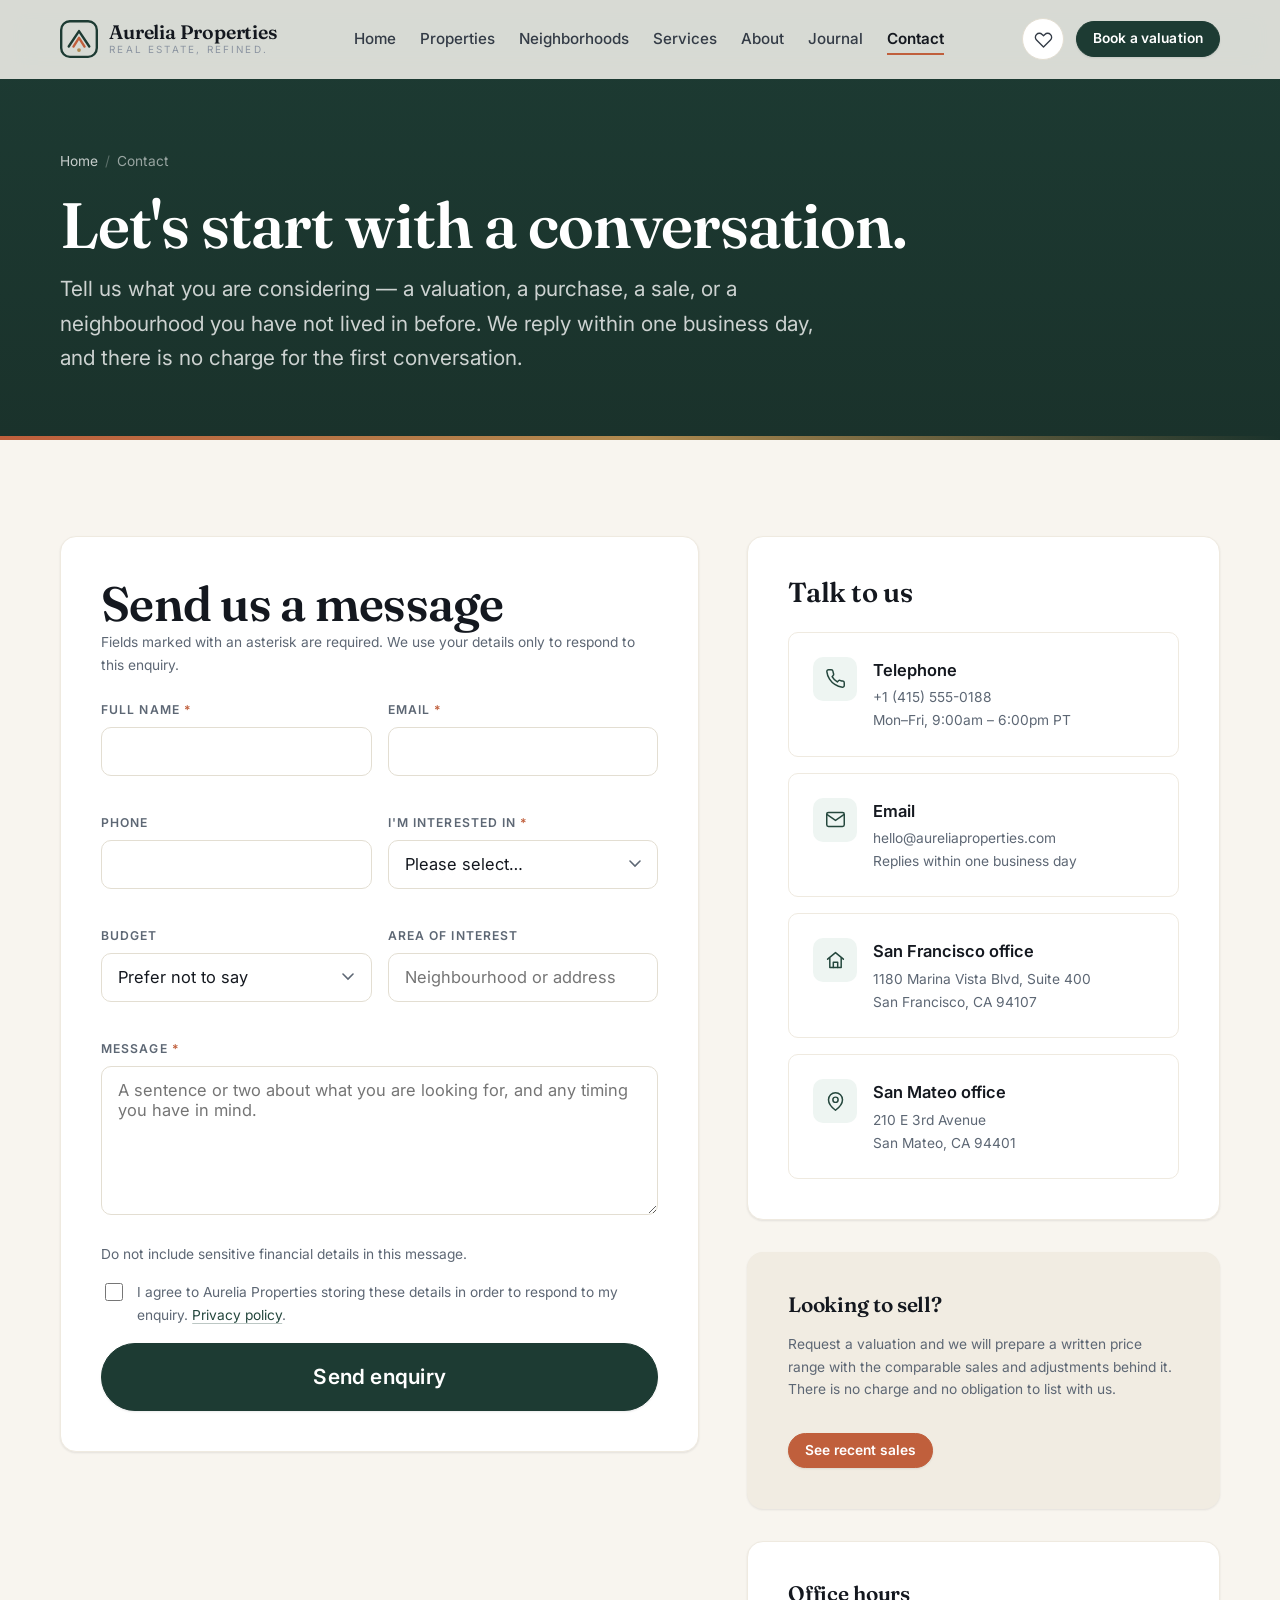
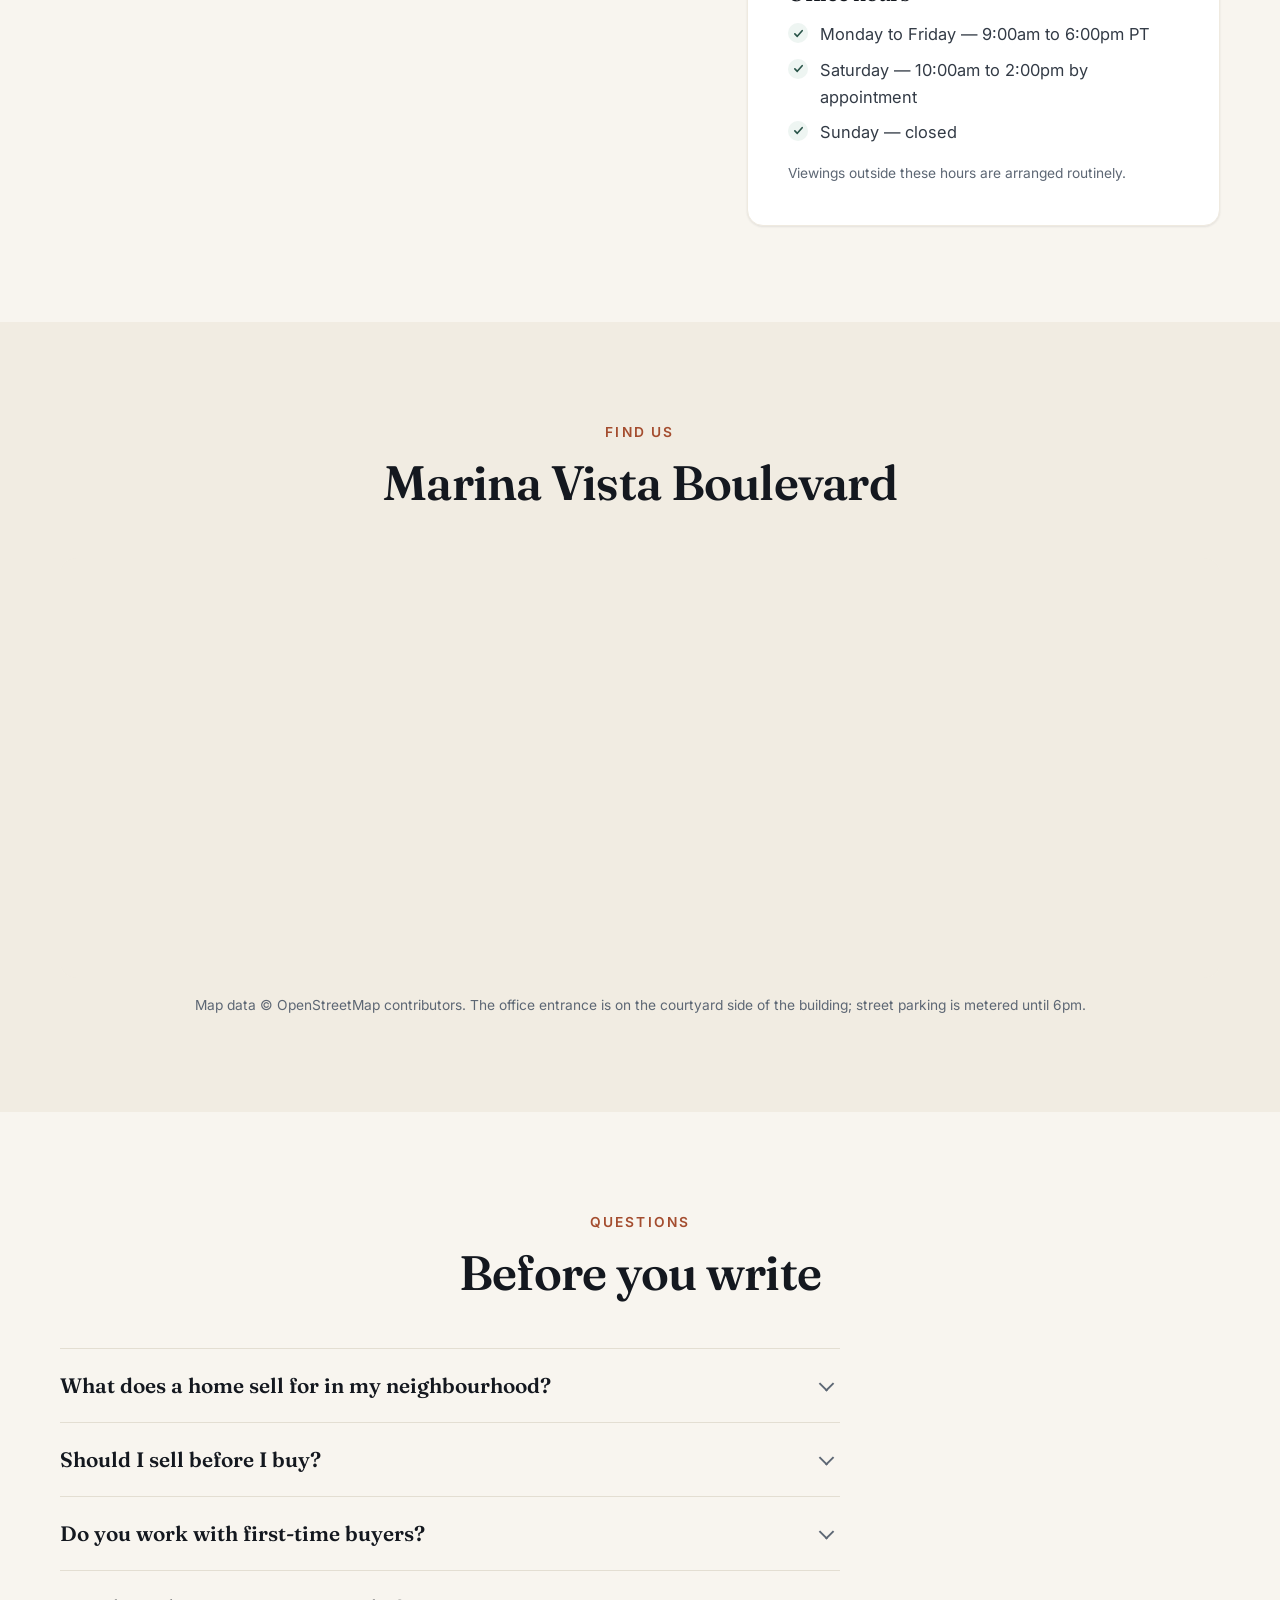
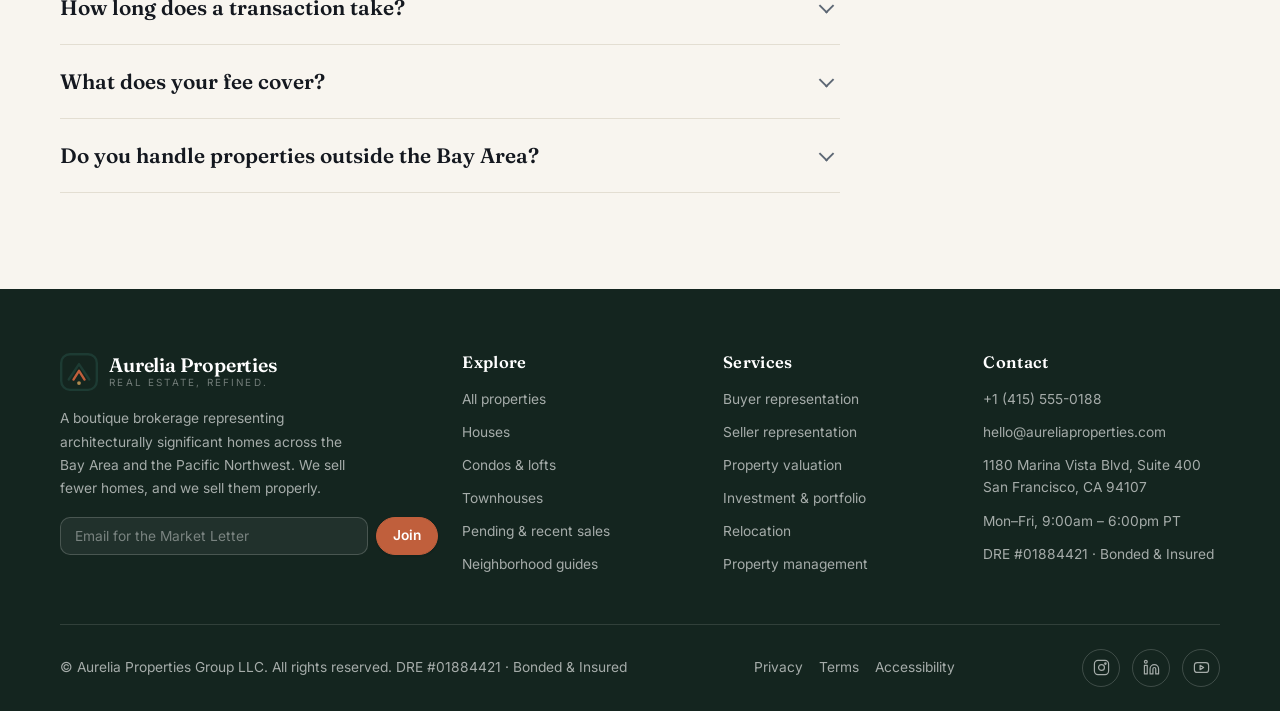
<file: contact.html>
<!DOCTYPE html>
<html lang="en">
<head>
  <meta charset="utf-8">
  <meta name="viewport" content="width=device-width, initial-scale=1">
  <title>Contact — Aurelia Properties</title>
  <meta name="description" content="Request a free property valuation, book a consultation or talk to an Aurelia Properties agent. Offices in San Francisco and San Mateo. We reply within one business day.">
  <meta name="theme-color" content="#1d3b33">
  <link rel="canonical" href="https://aureliaproperties.example.com/contact.html">

  <meta property="og:type" content="website">
  <meta property="og:site_name" content="Aurelia Properties">
  <meta property="og:title" content="Contact — Aurelia Properties">
  <meta property="og:description" content="Request a free property valuation, book a consultation or talk to an Aurelia Properties agent. Offices in San Francisco and San Mateo. We reply within one business day.">
  <meta property="og:image" content="assets/img/hero.svg">
  <meta name="twitter:card" content="summary_large_image">

  <link rel="icon" href="assets/img/favicon.svg" type="image/svg+xml">
  <link rel="preconnect" href="https://fonts.googleapis.com">
  <link rel="preconnect" href="https://fonts.gstatic.com" crossorigin>
  <link href="https://fonts.googleapis.com/css2?family=Fraunces:opsz,wght@9..144,400;9..144,500;9..144,600;9..144,700&family=Inter:wght@400;500;600;700&display=swap" rel="stylesheet">
  <link rel="stylesheet" href="assets/css/styles.css">
  <noscript><style>[data-reveal]{opacity:1 !important;transform:none !important}</style></noscript>
</head>
<body>
  <a class="skip-link" href="#main">Skip to content</a>
    <header class="header">
      <div class="wrap header__inner">
        <a class="brand" href="index.html">
          <svg class="brand__mark" viewBox="0 0 48 48" fill="none" aria-hidden="true">
  <rect x="1.5" y="1.5" width="45" height="45" rx="11" stroke="#1d3b33" stroke-width="3"/>
  <path d="M11 33.5L24 14l13 19.5" stroke="#1d3b33" stroke-width="3" stroke-linecap="round" stroke-linejoin="round"/>
  <path d="M17 33.5L24 22.5l7 11" stroke="#c05f3c" stroke-width="3" stroke-linecap="round" stroke-linejoin="round"/>
  <circle cx="24" cy="38" r="2.4" fill="#b08a4f"/>
</svg>
          <span class="brand__text">
            <span class="brand__name">Aurelia Properties</span>
            <span class="brand__tag">Real estate, refined.</span>
          </span>
        </a>

        <nav class="nav" aria-label="Primary">
          <ul class="nav__list">
          <li><a class="nav__link" href="index.html">Home</a></li>
          <li><a class="nav__link" href="properties.html">Properties</a></li>
          <li><a class="nav__link" href="neighborhoods.html">Neighborhoods</a></li>
          <li><a class="nav__link" href="services.html">Services</a></li>
          <li><a class="nav__link" href="about.html">About</a></li>
          <li><a class="nav__link" href="insights.html">Journal</a></li>
          <li><a class="nav__link" href="contact.html" aria-current="page">Contact</a></li>
          </ul>
        </nav>

        <div class="header__actions">
          <button class="fav-btn" data-fav-open aria-label="Open my shortlist">
            <svg viewBox="0 0 24 24" fill="none" stroke="currentColor" stroke-width="1.7" stroke-linecap="round" stroke-linejoin="round" aria-hidden="true"><path d="M20.8 5.6a5 5 0 00-7.1 0L12 7.3l-1.7-1.7a5 5 0 10-7.1 7.1L12 21.5l8.8-8.8a5 5 0 000-7.1z"/></svg>
            <span class="fav-btn__count" data-fav-count data-empty="true">0</span>
          </button>
          <a class="btn btn--sm" href="contact.html">Book a valuation</a>
          <button class="burger" aria-expanded="false" aria-label="Open menu" aria-controls="drawer">
            <span></span><span></span><span></span>
          </button>
        </div>
      </div>
    </header>

    <div class="drawer" id="drawer">
      <a href="index.html">Home</a>
      <a href="properties.html">Properties</a>
      <a href="neighborhoods.html">Neighborhoods</a>
      <a href="services.html">Services</a>
      <a href="about.html">About</a>
      <a href="insights.html">Journal</a>
      <a href="contact.html">Contact</a>
      <a class="btn btn--light" href="contact.html">Book a valuation</a>
    </div>

  <main id="main">
    <section class="page-head">
      <div class="wrap">
        <nav class="breadcrumb" aria-label="Breadcrumb">
          <a href="index.html">Home</a><span>/</span>Contact
        </nav>
        <h1>Let's start with a conversation.</h1>
        <p>Tell us what you are considering — a valuation, a purchase, a sale, or a neighbourhood you have not lived in before. We reply within one business day, and there is no charge for the first conversation.</p>
      </div>
    </section>

    <section class="section">
      <div class="wrap">
        <div class="grid-wide">
          <div>
            <div class="panel">
              <h2 class="mb-0">Send us a message</h2>
              <p class="tiny muted">Fields marked with an asterisk are required. We use your details only to respond to this enquiry.</p>
              <form class="form mt-5" data-validate novalidate>
                <div class="form__row">
                  <div class="field">
                    <label for="c-name">Full name <span class="req">*</span></label>
                    <input id="c-name" name="name" type="text" required autocomplete="name">
                    <span class="field__error"></span>
                  </div>
                  <div class="field">
                    <label for="c-email">Email <span class="req">*</span></label>
                    <input id="c-email" name="email" type="email" required autocomplete="email">
                    <span class="field__error"></span>
                  </div>
                </div>
                <div class="form__row">
                  <div class="field">
                    <label for="c-phone">Phone</label>
                    <input id="c-phone" name="phone" type="tel" autocomplete="tel">
                    <span class="field__error"></span>
                  </div>
                  <div class="field">
                    <label for="c-interest">I'm interested in <span class="req">*</span></label>
                    <select id="c-interest" name="interest" required>
                      <option value="">Please select…</option>
                      <option value="buying">Buying a property</option>
                      <option value="selling">Selling a property</option>
                      <option value="valuation">A valuation (free, no obligation)</option>
                      <option value="investment">Investment or portfolio advice</option>
                      <option value="relocation">Relocating to the area</option>
                      <option value="management">Property management</option>
                      <option value="rental">Finding a rental</option>
                      <option value="other">Something else</option>
                    </select>
                    <span class="field__error"></span>
                  </div>
                </div>
                <div class="form__row">
                  <div class="field">
                    <label for="c-budget">Budget</label>
                    <select id="c-budget" name="budget">
                      <option value="">Prefer not to say</option>
                      <option value="under-1m">Under $1,000,000</option>
                      <option value="1m-2m">$1,000,000 – $2,000,000</option>
                      <option value="2m-4m">$2,000,000 – $4,000,000</option>
                      <option value="4m-plus">$4,000,000+</option>
                    </select>
                    <span class="field__error"></span>
                  </div>
                  <div class="field">
                    <label for="c-area">Area of interest</label>
                    <input id="c-area" name="area" type="text" placeholder="Neighbourhood or address">
                    <span class="field__error"></span>
                  </div>
                </div>
                <div class="field">
                  <label for="c-message">Message <span class="req">*</span></label>
                  <textarea id="c-message" name="message" rows="6" required placeholder="A sentence or two about what you are looking for, and any timing you have in mind."></textarea>
                  <span class="field__error"></span>
                  <span class="tiny muted">Do not include sensitive financial details in this message.</span>
                </div>
                <label class="check">
                  <input type="checkbox" name="consent" required>
                  <span>I agree to Aurelia Properties storing these details in order to respond to my enquiry. <a href="legal.html#privacy">Privacy policy</a>.</span>
                </label>
                <button class="btn btn--lg" type="submit">Send enquiry</button>
                <div class="form__status" role="status"></div>
              </form>
            </div>
          </div>

          <aside class="stack-lg">
            <div class="panel">
              <h3 class="mb-0">Talk to us</h3>
              <div class="contact-tiles mt-5">
                <div class="contact-tile">
                  <div class="contact-tile__icon" data-icon="phone"></div>
                  <div><strong>Telephone</strong><a href="tel:+14155550188">+1 (415) 555-0188</a><span class="tiny">Mon–Fri, 9:00am – 6:00pm PT</span></div>
                </div>
                <div class="contact-tile">
                  <div class="contact-tile__icon" data-icon="mail"></div>
                  <div><strong>Email</strong><a href="mailto:hello@aureliaproperties.com">hello@aureliaproperties.com</a><span class="tiny">Replies within one business day</span></div>
                </div>
                <div class="contact-tile">
                  <div class="contact-tile__icon" data-icon="home"></div>
                  <div><strong>San Francisco office</strong><span>1180 Marina Vista Blvd, Suite 400</span><span>San Francisco, CA 94107</span></div>
                </div>
                <div class="contact-tile">
                  <div class="contact-tile__icon" data-icon="pin"></div>
                  <div><strong>San Mateo office</strong><span>210 E 3rd Avenue</span><span>San Mateo, CA 94401</span></div>
                </div>
              </div>
            </div>

            <div class="panel panel--sand">
              <h4 class="mb-0">Looking to sell?</h4>
              <p class="tiny muted mt-4">Request a valuation and we will prepare a written price range with the comparable sales and adjustments behind it. There is no charge and no obligation to list with us.</p>
              <a class="btn btn--clay btn--sm mt-4" href="properties.html">See recent sales</a>
            </div>

            <div class="panel">
              <h4 class="mb-0">Office hours</h4>
              <ul class="checklist mt-4" style="gap:var(--sp-2)">
                <li><span>Monday to Friday — 9:00am to 6:00pm PT</span></li>
                <li><span>Saturday — 10:00am to 2:00pm by appointment</span></li>
                <li><span>Sunday — closed</span></li>
              </ul>
              <p class="tiny muted mt-4">Viewings outside these hours are arranged routinely.</p>
            </div>
          </aside>
        </div>
      </div>
    </section>

    <section class="section section--sand">
      <div class="wrap">
        <div class="section-head section-head--center">
          <span class="eyebrow">Find us</span>
          <h2>Marina Vista Boulevard</h2>
        </div>
        <iframe
          class="map-embed"
          title="Map showing the Aurelia Properties San Francisco office"
          loading="lazy"
          referrerpolicy="no-referrer-when-downgrade"
          src="https://www.openstreetmap.org/export/embed.html?bbox=-122.4465%2C37.7795%2C-122.4265%2C37.7925&amp;layer=mapnik&amp;marker=37.7860%2C-122.4365"></iframe>
        <p class="tiny muted mt-4 text-c">Map data &copy; OpenStreetMap contributors. The office entrance is on the courtyard side of the building; street parking is metered until 6pm.</p>
      </div>
    </section>

    <section class="section">
      <div class="wrap">
        <div class="section-head section-head--center">
          <span class="eyebrow">Questions</span>
          <h2>Before you write</h2>
        </div>
        <div class="acc wrap-narrow mx-auto" data-faqs></div>
      </div>
    </section>

  </main>
    <footer class="footer">
      <div class="wrap">
        <div class="footer__top">
          <div>
            <a class="brand" href="index.html">
              <svg class="brand__mark" viewBox="0 0 48 48" fill="none" aria-hidden="true">
  <rect x="1.5" y="1.5" width="45" height="45" rx="11" stroke="#1d3b33" stroke-width="3"/>
  <path d="M11 33.5L24 14l13 19.5" stroke="#1d3b33" stroke-width="3" stroke-linecap="round" stroke-linejoin="round"/>
  <path d="M17 33.5L24 22.5l7 11" stroke="#c05f3c" stroke-width="3" stroke-linecap="round" stroke-linejoin="round"/>
  <circle cx="24" cy="38" r="2.4" fill="#b08a4f"/>
</svg>
              <span class="brand__text">
                <span class="brand__name">Aurelia Properties</span>
                <span class="brand__tag">Real estate, refined.</span>
              </span>
            </a>
            <p class="footer__brand">A boutique brokerage representing architecturally significant homes across the Bay Area and the Pacific Northwest. We sell fewer homes, and we sell them properly.</p>
            <form class="newsletter" data-newsletter novalidate>
              <label class="visually-hidden" for="nl-email">Email address</label>
              <input id="nl-email" type="email" name="email" placeholder="Email for the Market Letter" autocomplete="email">
              <button class="btn btn--sm btn--clay" type="submit">Join</button>
            </form>
          </div>

          <div>
            <h4>Explore</h4>
            <ul>
              <li><a href="properties.html">All properties</a></li>
              <li><a href="properties.html?type=house">Houses</a></li>
              <li><a href="properties.html?type=condo">Condos &amp; lofts</a></li>
              <li><a href="properties.html?type=townhouse">Townhouses</a></li>
              <li><a href="properties.html?status=pending">Pending &amp; recent sales</a></li>
              <li><a href="neighborhoods.html">Neighborhood guides</a></li>
            </ul>
          </div>

          <div>
            <h4>Services</h4>
            <ul>
              <li><a href="services.html#service-buying">Buyer representation</a></li>
              <li><a href="services.html#service-selling">Seller representation</a></li>
              <li><a href="services.html#service-valuation">Property valuation</a></li>
              <li><a href="services.html#service-investment">Investment &amp; portfolio</a></li>
              <li><a href="services.html#service-relocation">Relocation</a></li>
              <li><a href="services.html#service-management">Property management</a></li>
            </ul>
          </div>

          <div>
            <h4>Contact</h4>
            <ul>
              <li><a href="tel:+14155550188">+1 (415) 555-0188</a></li>
              <li><a href="mailto:hello@aureliaproperties.com">hello@aureliaproperties.com</a></li>
              <li>1180 Marina Vista Blvd, Suite 400<br>San Francisco, CA 94107</li>
              <li>Mon–Fri, 9:00am – 6:00pm PT</li>
              <li>DRE #01884421 · Bonded & Insured</li>
            </ul>
          </div>
        </div>

        <div class="footer__bottom">
          <span>&copy; Aurelia Properties Group LLC. All rights reserved. DRE #01884421 · Bonded & Insured</span>
          <div class="flex gap-4 items-center flex-wrap">
            <a href="legal.html#privacy">Privacy</a>
            <a href="legal.html#terms">Terms</a>
            <span>Accessibility</span>
          </div>
          <div class="socials">
            <a href="#" aria-label="Aurelia Properties on Instagram">
              <svg viewBox="0 0 24 24" fill="none" stroke="currentColor" stroke-width="1.7" stroke-linecap="round" stroke-linejoin="round" aria-hidden="true"><rect x="2" y="2" width="20" height="20" rx="5"/><circle cx="12" cy="12" r="4.2"/><circle cx="17.5" cy="6.5" r="1"/></svg>
            </a>
            <a href="#" aria-label="Aurelia Properties on LinkedIn">
              <svg viewBox="0 0 24 24" fill="none" stroke="currentColor" stroke-width="1.7" stroke-linecap="round" stroke-linejoin="round" aria-hidden="true"><path d="M16 8a6 6 0 016 6v7h-4v-7a2 2 0 00-4 0v7h-4v-7a6 6 0 016-6z"/><rect x="2" y="9" width="4" height="12"/><circle cx="4" cy="4" r="2"/></svg>
            </a>
            <a href="#" aria-label="Aurelia Properties on YouTube">
              <svg viewBox="0 0 24 24" fill="none" stroke="currentColor" stroke-width="1.7" stroke-linecap="round" stroke-linejoin="round" aria-hidden="true"><rect x="2" y="5" width="20" height="14" rx="4"/><path d="M10 9l5 3-5 3z"/></svg>
            </a>
          </div>
        </div>
      </div>
    </footer>

  <script src="assets/js/data.js"></script>
  <script src="assets/js/main.js"></script>
  <script src="assets/js/properties.js"></script>
</body>
</html>
</file>
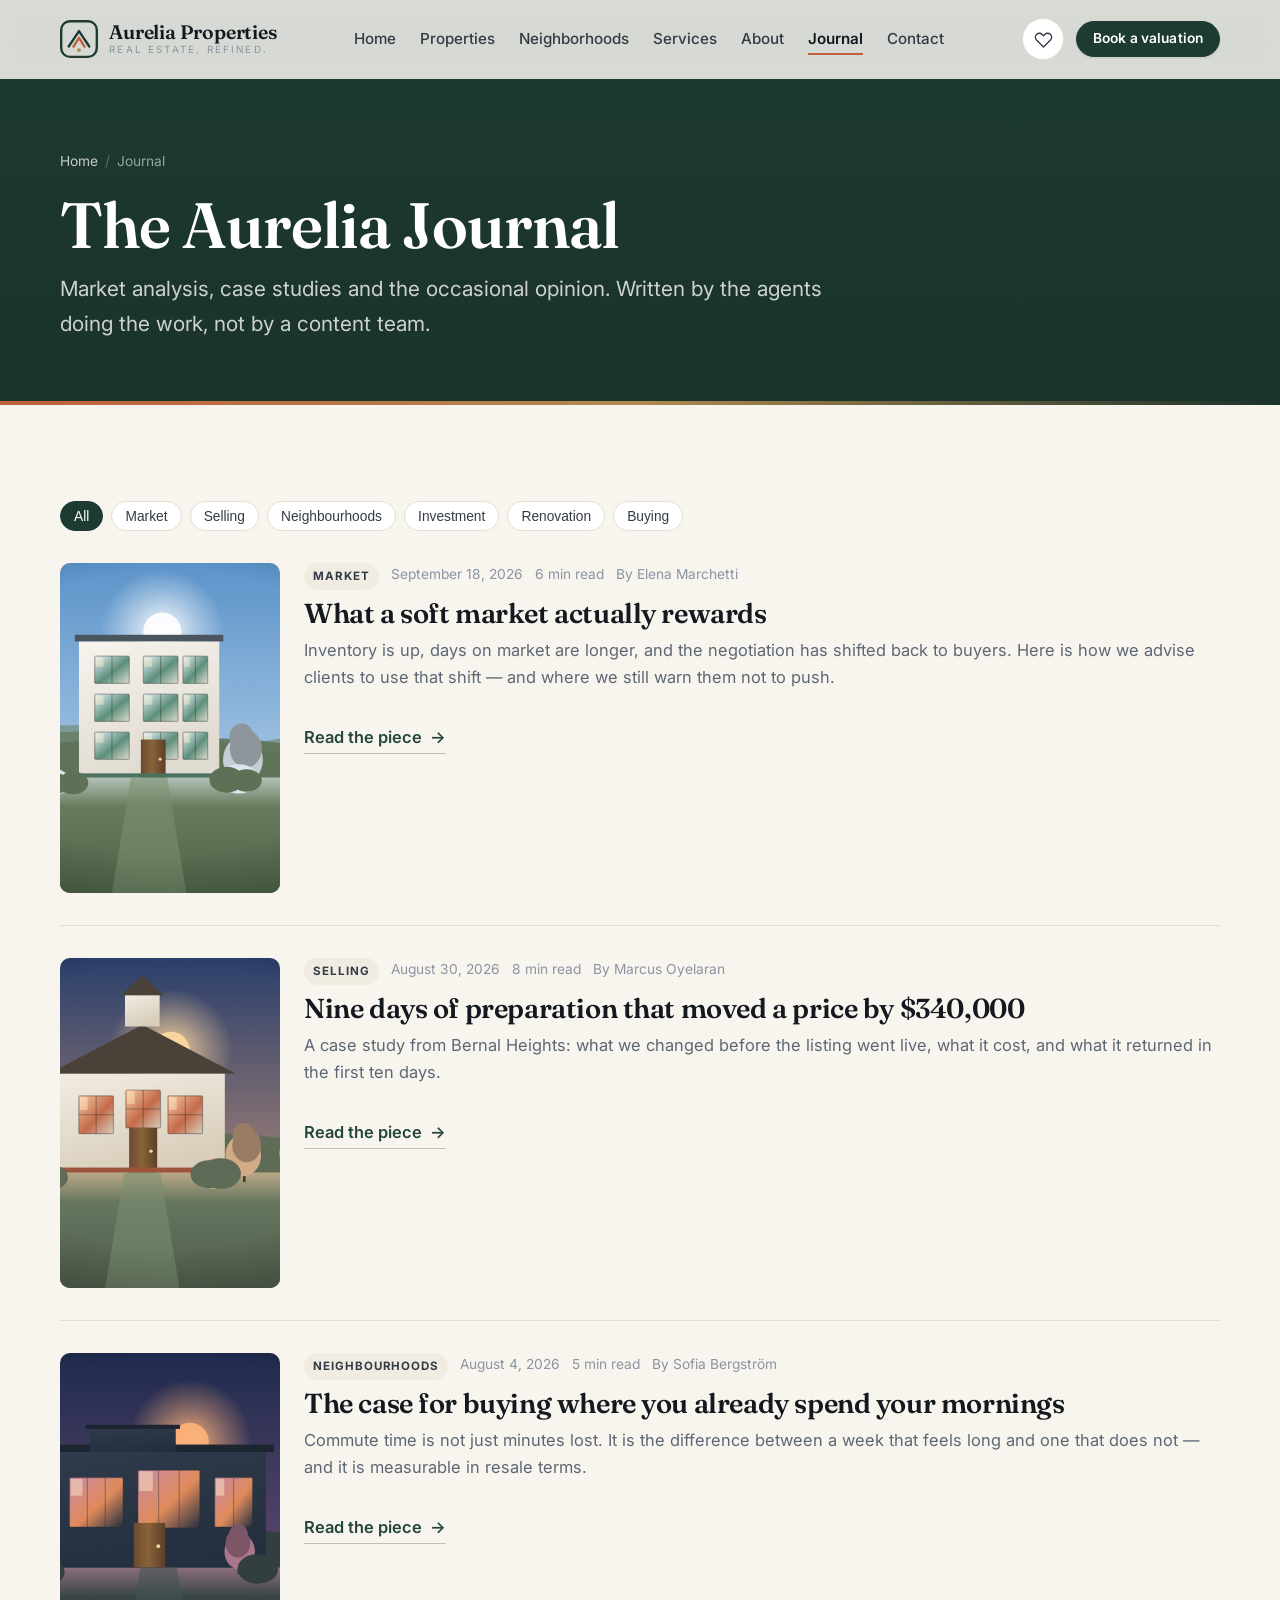
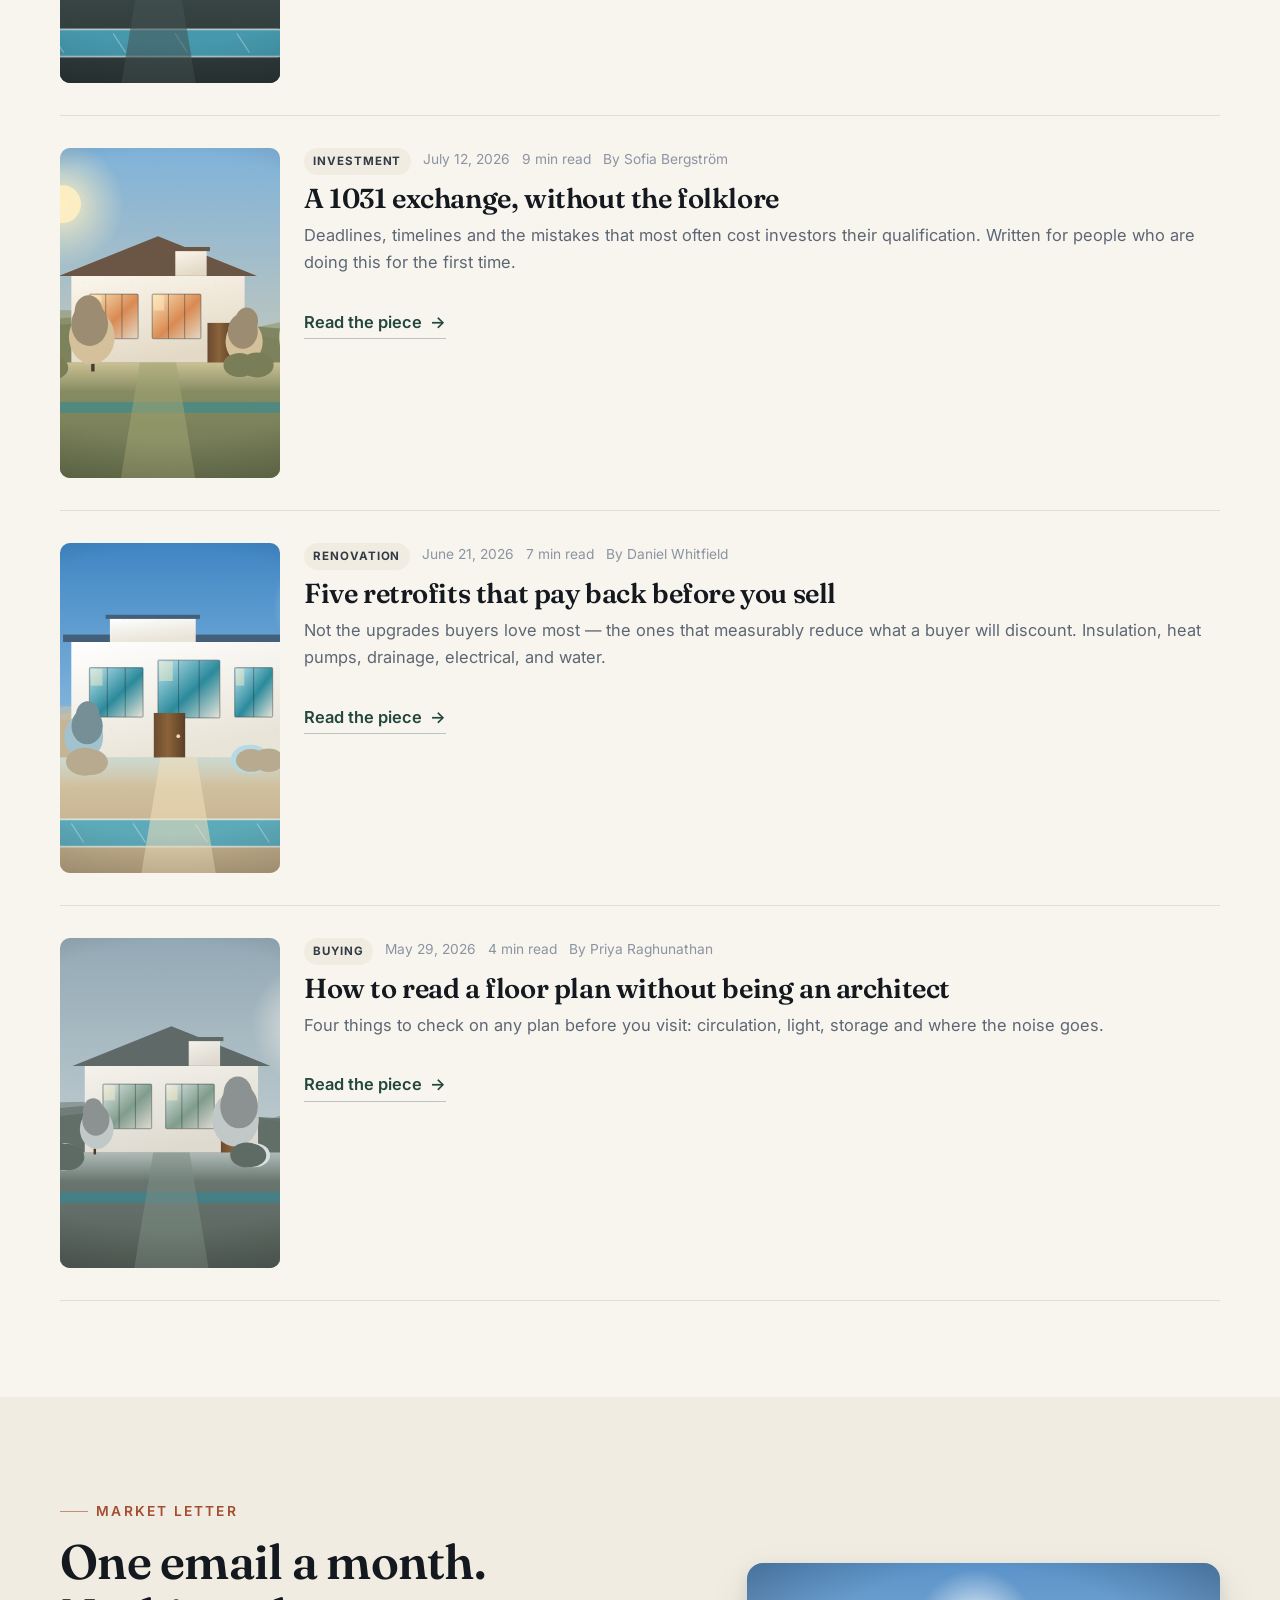
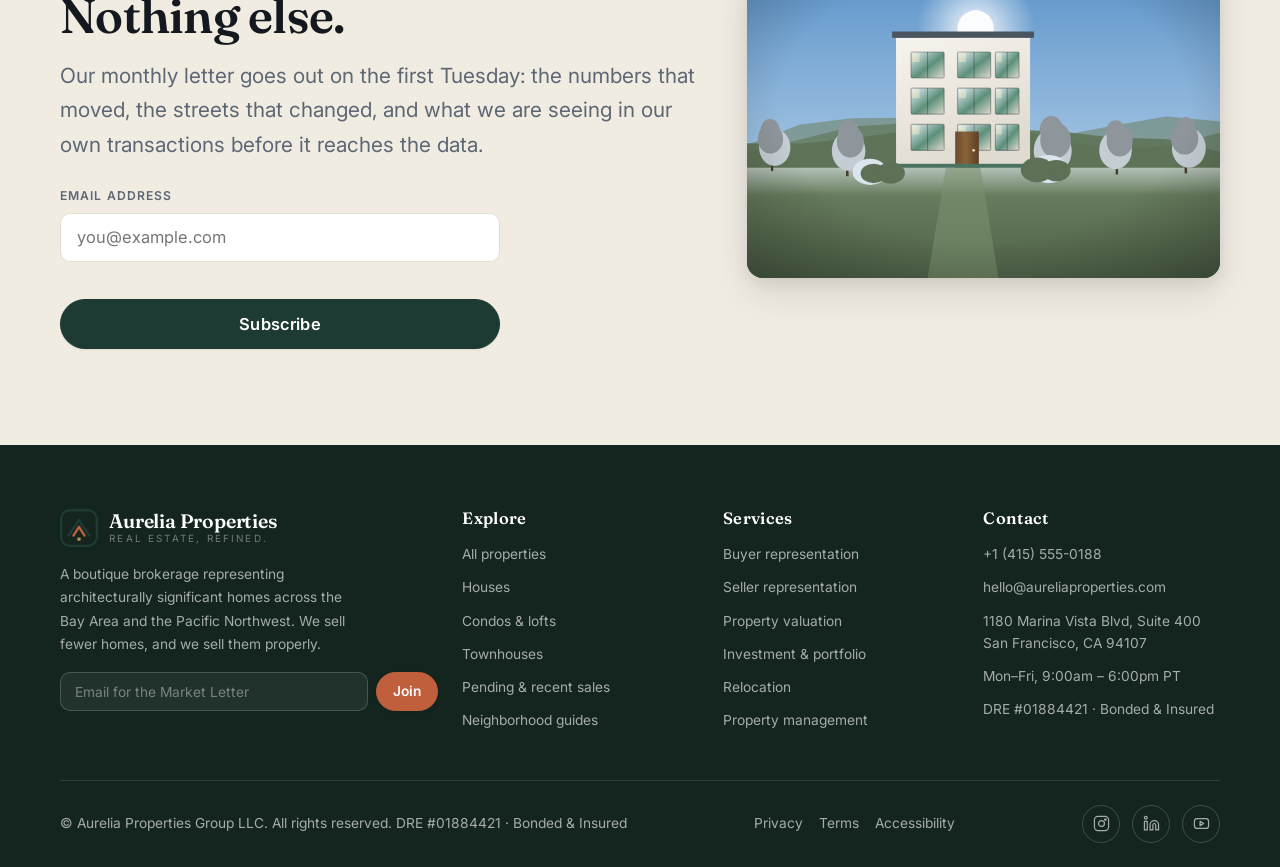
<file: insights.html>
<!DOCTYPE html>
<html lang="en">
<head>
  <meta charset="utf-8">
  <meta name="viewport" content="width=device-width, initial-scale=1">
  <title>The Aurelia Journal — Market Analysis and Real Estate Insights</title>
  <meta name="description" content="Market analysis, listing case studies and real estate insights written by the agents doing the work in the San Francisco Bay Area.">
  <meta name="theme-color" content="#1d3b33">
  <link rel="canonical" href="https://aureliaproperties.example.com/insights.html">

  <meta property="og:type" content="website">
  <meta property="og:site_name" content="Aurelia Properties">
  <meta property="og:title" content="The Aurelia Journal — Market Analysis and Real Estate Insights">
  <meta property="og:description" content="Market analysis, listing case studies and real estate insights written by the agents doing the work in the San Francisco Bay Area.">
  <meta property="og:image" content="assets/img/hero.svg">
  <meta name="twitter:card" content="summary_large_image">

  <link rel="icon" href="assets/img/favicon.svg" type="image/svg+xml">
  <link rel="preconnect" href="https://fonts.googleapis.com">
  <link rel="preconnect" href="https://fonts.gstatic.com" crossorigin>
  <link href="https://fonts.googleapis.com/css2?family=Fraunces:opsz,wght@9..144,400;9..144,500;9..144,600;9..144,700&family=Inter:wght@400;500;600;700&display=swap" rel="stylesheet">
  <link rel="stylesheet" href="assets/css/styles.css">
  <noscript><style>[data-reveal]{opacity:1 !important;transform:none !important}</style></noscript>
</head>
<body>
  <a class="skip-link" href="#main">Skip to content</a>
    <header class="header">
      <div class="wrap header__inner">
        <a class="brand" href="index.html">
          <svg class="brand__mark" viewBox="0 0 48 48" fill="none" aria-hidden="true">
  <rect x="1.5" y="1.5" width="45" height="45" rx="11" stroke="#1d3b33" stroke-width="3"/>
  <path d="M11 33.5L24 14l13 19.5" stroke="#1d3b33" stroke-width="3" stroke-linecap="round" stroke-linejoin="round"/>
  <path d="M17 33.5L24 22.5l7 11" stroke="#c05f3c" stroke-width="3" stroke-linecap="round" stroke-linejoin="round"/>
  <circle cx="24" cy="38" r="2.4" fill="#b08a4f"/>
</svg>
          <span class="brand__text">
            <span class="brand__name">Aurelia Properties</span>
            <span class="brand__tag">Real estate, refined.</span>
          </span>
        </a>

        <nav class="nav" aria-label="Primary">
          <ul class="nav__list">
          <li><a class="nav__link" href="index.html">Home</a></li>
          <li><a class="nav__link" href="properties.html">Properties</a></li>
          <li><a class="nav__link" href="neighborhoods.html">Neighborhoods</a></li>
          <li><a class="nav__link" href="services.html">Services</a></li>
          <li><a class="nav__link" href="about.html">About</a></li>
          <li><a class="nav__link" href="insights.html" aria-current="page">Journal</a></li>
          <li><a class="nav__link" href="contact.html">Contact</a></li>
          </ul>
        </nav>

        <div class="header__actions">
          <button class="fav-btn" data-fav-open aria-label="Open my shortlist">
            <svg viewBox="0 0 24 24" fill="none" stroke="currentColor" stroke-width="1.7" stroke-linecap="round" stroke-linejoin="round" aria-hidden="true"><path d="M20.8 5.6a5 5 0 00-7.1 0L12 7.3l-1.7-1.7a5 5 0 10-7.1 7.1L12 21.5l8.8-8.8a5 5 0 000-7.1z"/></svg>
            <span class="fav-btn__count" data-fav-count data-empty="true">0</span>
          </button>
          <a class="btn btn--sm" href="contact.html">Book a valuation</a>
          <button class="burger" aria-expanded="false" aria-label="Open menu" aria-controls="drawer">
            <span></span><span></span><span></span>
          </button>
        </div>
      </div>
    </header>

    <div class="drawer" id="drawer">
      <a href="index.html">Home</a>
      <a href="properties.html">Properties</a>
      <a href="neighborhoods.html">Neighborhoods</a>
      <a href="services.html">Services</a>
      <a href="about.html">About</a>
      <a href="insights.html">Journal</a>
      <a href="contact.html">Contact</a>
      <a class="btn btn--light" href="contact.html">Book a valuation</a>
    </div>

  <main id="main">
    <section class="page-head">
      <div class="wrap">
        <nav class="breadcrumb" aria-label="Breadcrumb">
          <a href="index.html">Home</a><span>/</span>Journal
        </nav>
        <h1>The Aurelia Journal</h1>
        <p>Market analysis, case studies and the occasional opinion. Written by the agents doing the work, not by a content team.</p>
      </div>
    </section>

    <section class="section">
      <div class="wrap">
        <div class="chips-row mb-0" data-post-cats></div>
        <div class="mt-6" data-posts></div>
        <div class="panel text-c hidden" data-post-missing>
          <h3>No articles in that category yet</h3>
          <p class="muted">Try another category, or <a href="contact.html">ask us a question directly</a>.</p>
        </div>
      </div>
    </section>

    <section class="section section--sand">
      <div class="wrap">
        <div class="grid-wide" style="align-items:center">
          <div>
            <span class="eyebrow">Market Letter</span>
            <h2>One email a month. Nothing else.</h2>
            <p class="lede">Our monthly letter goes out on the first Tuesday: the numbers that moved, the streets that changed, and what we are seeing in our own transactions before it reaches the data.</p>
            <form class="form mt-5" data-newsletter novalidate style="max-width:440px">
              <div class="field">
                <label for="jl-email">Email address</label>
                <input id="jl-email" name="email" type="email" placeholder="you@example.com" required autocomplete="email">
                <span class="field__error"></span>
              </div>
              <button class="btn" type="submit">Subscribe</button>
            </form>
          </div>
          <div class="split__media" data-reveal data-reveal-delay="2">
            <img src="assets/img/editorial-valuation.svg" alt="Market analysis on the desk" width="1200" height="800">
          </div>
        </div>
      </div>
    </section>

  </main>
    <footer class="footer">
      <div class="wrap">
        <div class="footer__top">
          <div>
            <a class="brand" href="index.html">
              <svg class="brand__mark" viewBox="0 0 48 48" fill="none" aria-hidden="true">
  <rect x="1.5" y="1.5" width="45" height="45" rx="11" stroke="#1d3b33" stroke-width="3"/>
  <path d="M11 33.5L24 14l13 19.5" stroke="#1d3b33" stroke-width="3" stroke-linecap="round" stroke-linejoin="round"/>
  <path d="M17 33.5L24 22.5l7 11" stroke="#c05f3c" stroke-width="3" stroke-linecap="round" stroke-linejoin="round"/>
  <circle cx="24" cy="38" r="2.4" fill="#b08a4f"/>
</svg>
              <span class="brand__text">
                <span class="brand__name">Aurelia Properties</span>
                <span class="brand__tag">Real estate, refined.</span>
              </span>
            </a>
            <p class="footer__brand">A boutique brokerage representing architecturally significant homes across the Bay Area and the Pacific Northwest. We sell fewer homes, and we sell them properly.</p>
            <form class="newsletter" data-newsletter novalidate>
              <label class="visually-hidden" for="nl-email">Email address</label>
              <input id="nl-email" type="email" name="email" placeholder="Email for the Market Letter" autocomplete="email">
              <button class="btn btn--sm btn--clay" type="submit">Join</button>
            </form>
          </div>

          <div>
            <h4>Explore</h4>
            <ul>
              <li><a href="properties.html">All properties</a></li>
              <li><a href="properties.html?type=house">Houses</a></li>
              <li><a href="properties.html?type=condo">Condos &amp; lofts</a></li>
              <li><a href="properties.html?type=townhouse">Townhouses</a></li>
              <li><a href="properties.html?status=pending">Pending &amp; recent sales</a></li>
              <li><a href="neighborhoods.html">Neighborhood guides</a></li>
            </ul>
          </div>

          <div>
            <h4>Services</h4>
            <ul>
              <li><a href="services.html#service-buying">Buyer representation</a></li>
              <li><a href="services.html#service-selling">Seller representation</a></li>
              <li><a href="services.html#service-valuation">Property valuation</a></li>
              <li><a href="services.html#service-investment">Investment &amp; portfolio</a></li>
              <li><a href="services.html#service-relocation">Relocation</a></li>
              <li><a href="services.html#service-management">Property management</a></li>
            </ul>
          </div>

          <div>
            <h4>Contact</h4>
            <ul>
              <li><a href="tel:+14155550188">+1 (415) 555-0188</a></li>
              <li><a href="mailto:hello@aureliaproperties.com">hello@aureliaproperties.com</a></li>
              <li>1180 Marina Vista Blvd, Suite 400<br>San Francisco, CA 94107</li>
              <li>Mon–Fri, 9:00am – 6:00pm PT</li>
              <li>DRE #01884421 · Bonded & Insured</li>
            </ul>
          </div>
        </div>

        <div class="footer__bottom">
          <span>&copy; Aurelia Properties Group LLC. All rights reserved. DRE #01884421 · Bonded & Insured</span>
          <div class="flex gap-4 items-center flex-wrap">
            <a href="legal.html#privacy">Privacy</a>
            <a href="legal.html#terms">Terms</a>
            <span>Accessibility</span>
          </div>
          <div class="socials">
            <a href="#" aria-label="Aurelia Properties on Instagram">
              <svg viewBox="0 0 24 24" fill="none" stroke="currentColor" stroke-width="1.7" stroke-linecap="round" stroke-linejoin="round" aria-hidden="true"><rect x="2" y="2" width="20" height="20" rx="5"/><circle cx="12" cy="12" r="4.2"/><circle cx="17.5" cy="6.5" r="1"/></svg>
            </a>
            <a href="#" aria-label="Aurelia Properties on LinkedIn">
              <svg viewBox="0 0 24 24" fill="none" stroke="currentColor" stroke-width="1.7" stroke-linecap="round" stroke-linejoin="round" aria-hidden="true"><path d="M16 8a6 6 0 016 6v7h-4v-7a2 2 0 00-4 0v7h-4v-7a6 6 0 016-6z"/><rect x="2" y="9" width="4" height="12"/><circle cx="4" cy="4" r="2"/></svg>
            </a>
            <a href="#" aria-label="Aurelia Properties on YouTube">
              <svg viewBox="0 0 24 24" fill="none" stroke="currentColor" stroke-width="1.7" stroke-linecap="round" stroke-linejoin="round" aria-hidden="true"><rect x="2" y="5" width="20" height="14" rx="4"/><path d="M10 9l5 3-5 3z"/></svg>
            </a>
          </div>
        </div>
      </div>
    </footer>

  <script src="assets/js/data.js"></script>
  <script src="assets/js/main.js"></script>
  <script src="assets/js/properties.js"></script>
</body>
</html>
</file>
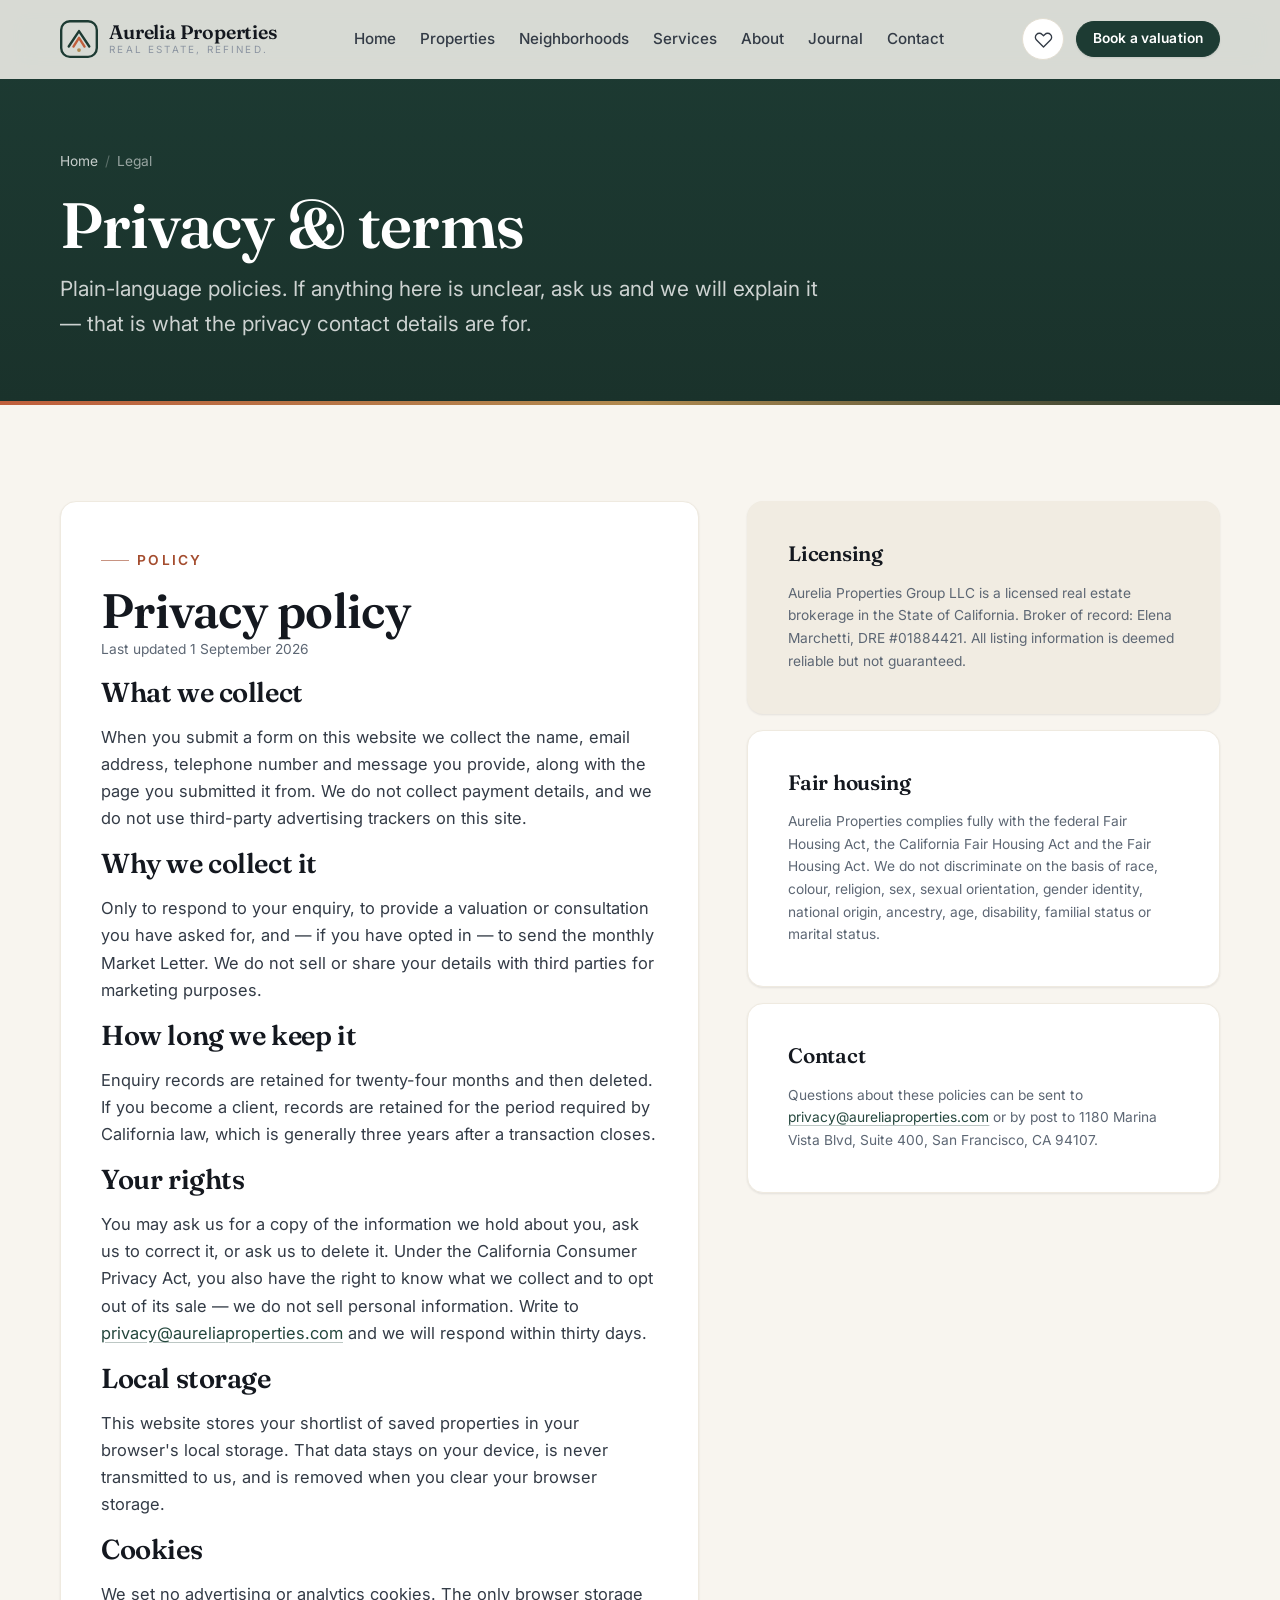
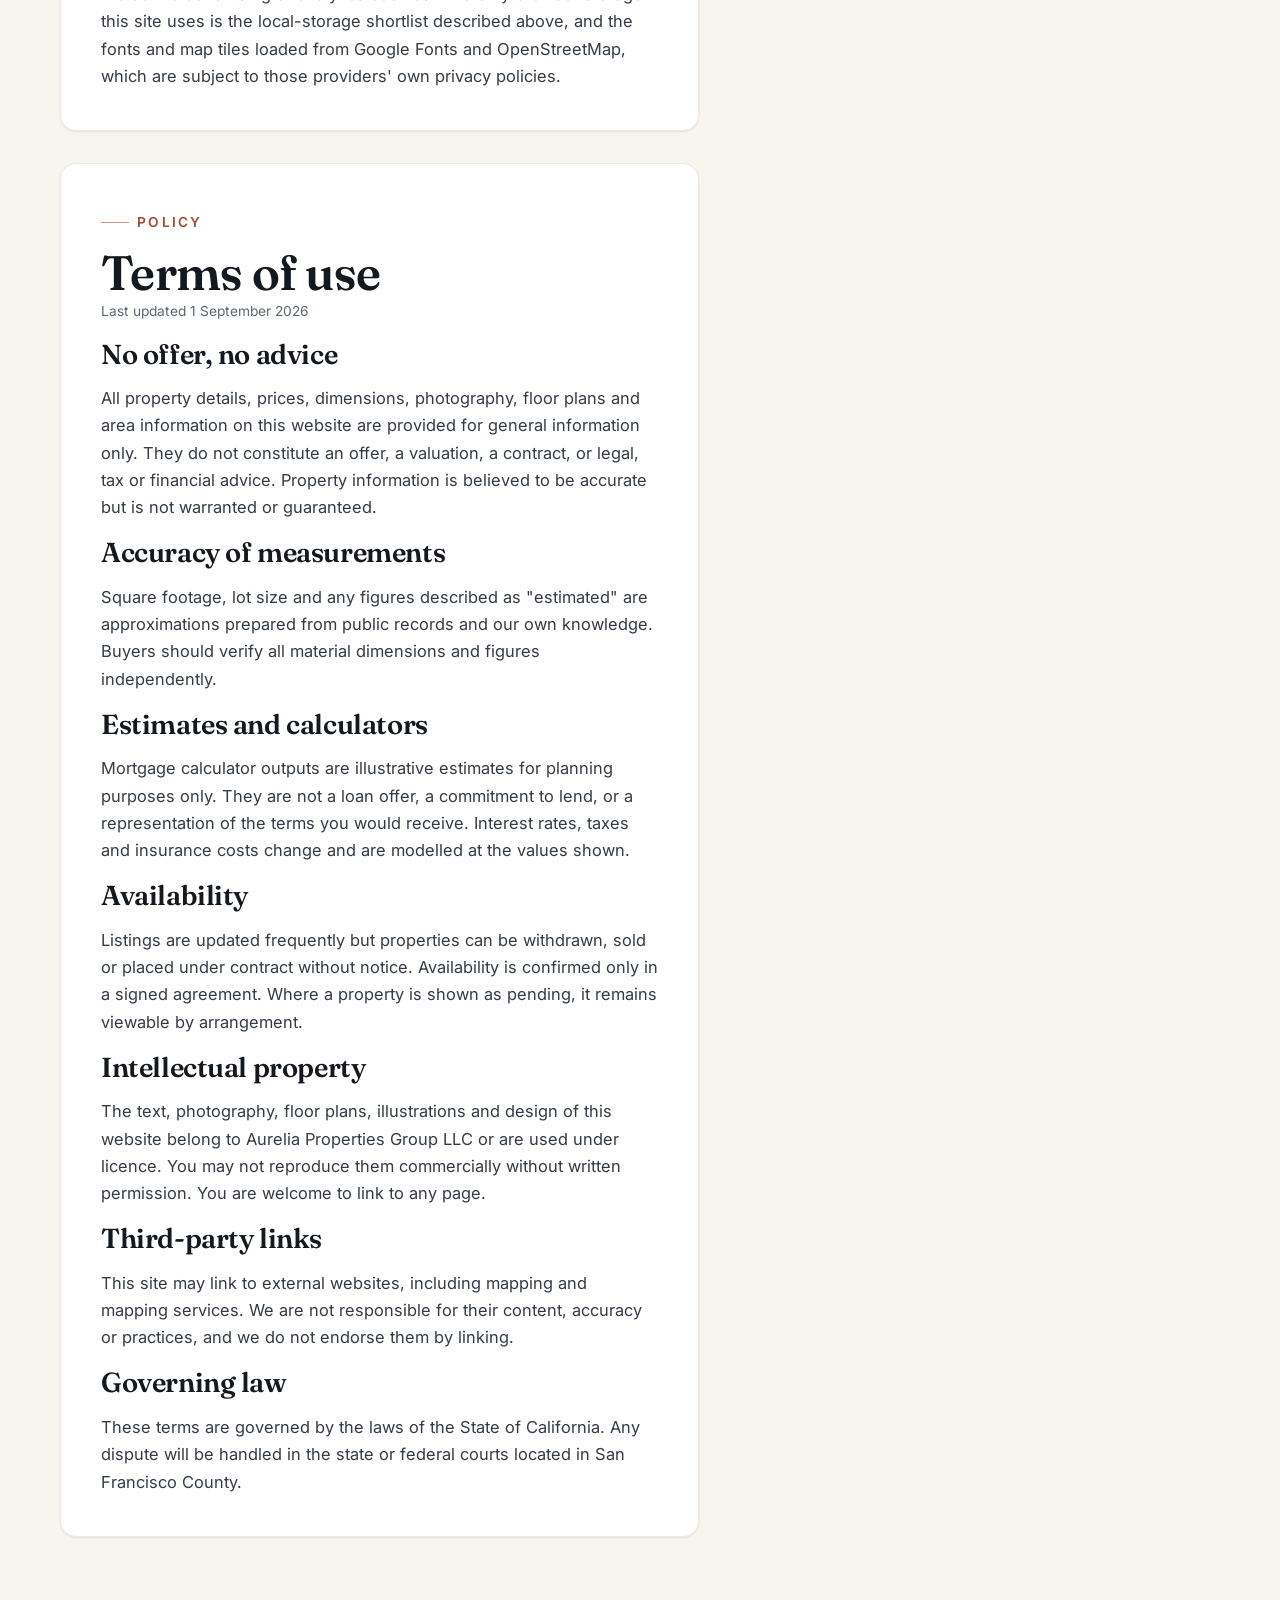
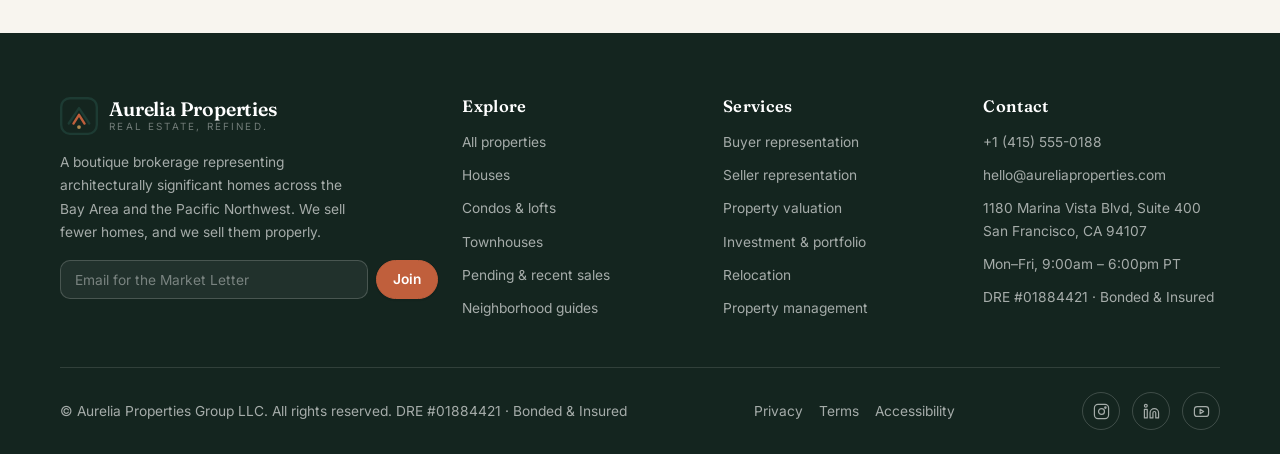
<file: legal.html>
<!DOCTYPE html>
<html lang="en">
<head>
  <meta charset="utf-8">
  <meta name="viewport" content="width=device-width, initial-scale=1">
  <title>Privacy & Terms — Aurelia Properties</title>
  <meta name="description" content="Privacy policy and terms of use for the Aurelia Properties website, in plain language.">
  <meta name="theme-color" content="#1d3b33">
  <link rel="canonical" href="https://aureliaproperties.example.com/legal.html">

  <meta property="og:type" content="website">
  <meta property="og:site_name" content="Aurelia Properties">
  <meta property="og:title" content="Privacy & Terms — Aurelia Properties">
  <meta property="og:description" content="Privacy policy and terms of use for the Aurelia Properties website, in plain language.">
  <meta property="og:image" content="assets/img/hero.svg">
  <meta name="twitter:card" content="summary_large_image">

  <link rel="icon" href="assets/img/favicon.svg" type="image/svg+xml">
  <link rel="preconnect" href="https://fonts.googleapis.com">
  <link rel="preconnect" href="https://fonts.gstatic.com" crossorigin>
  <link href="https://fonts.googleapis.com/css2?family=Fraunces:opsz,wght@9..144,400;9..144,500;9..144,600;9..144,700&family=Inter:wght@400;500;600;700&display=swap" rel="stylesheet">
  <link rel="stylesheet" href="assets/css/styles.css">
  <noscript><style>[data-reveal]{opacity:1 !important;transform:none !important}</style></noscript>
</head>
<body>
  <a class="skip-link" href="#main">Skip to content</a>
    <header class="header">
      <div class="wrap header__inner">
        <a class="brand" href="index.html">
          <svg class="brand__mark" viewBox="0 0 48 48" fill="none" aria-hidden="true">
  <rect x="1.5" y="1.5" width="45" height="45" rx="11" stroke="#1d3b33" stroke-width="3"/>
  <path d="M11 33.5L24 14l13 19.5" stroke="#1d3b33" stroke-width="3" stroke-linecap="round" stroke-linejoin="round"/>
  <path d="M17 33.5L24 22.5l7 11" stroke="#c05f3c" stroke-width="3" stroke-linecap="round" stroke-linejoin="round"/>
  <circle cx="24" cy="38" r="2.4" fill="#b08a4f"/>
</svg>
          <span class="brand__text">
            <span class="brand__name">Aurelia Properties</span>
            <span class="brand__tag">Real estate, refined.</span>
          </span>
        </a>

        <nav class="nav" aria-label="Primary">
          <ul class="nav__list">
          <li><a class="nav__link" href="index.html">Home</a></li>
          <li><a class="nav__link" href="properties.html">Properties</a></li>
          <li><a class="nav__link" href="neighborhoods.html">Neighborhoods</a></li>
          <li><a class="nav__link" href="services.html">Services</a></li>
          <li><a class="nav__link" href="about.html">About</a></li>
          <li><a class="nav__link" href="insights.html">Journal</a></li>
          <li><a class="nav__link" href="contact.html">Contact</a></li>
          </ul>
        </nav>

        <div class="header__actions">
          <button class="fav-btn" data-fav-open aria-label="Open my shortlist">
            <svg viewBox="0 0 24 24" fill="none" stroke="currentColor" stroke-width="1.7" stroke-linecap="round" stroke-linejoin="round" aria-hidden="true"><path d="M20.8 5.6a5 5 0 00-7.1 0L12 7.3l-1.7-1.7a5 5 0 10-7.1 7.1L12 21.5l8.8-8.8a5 5 0 000-7.1z"/></svg>
            <span class="fav-btn__count" data-fav-count data-empty="true">0</span>
          </button>
          <a class="btn btn--sm" href="contact.html">Book a valuation</a>
          <button class="burger" aria-expanded="false" aria-label="Open menu" aria-controls="drawer">
            <span></span><span></span><span></span>
          </button>
        </div>
      </div>
    </header>

    <div class="drawer" id="drawer">
      <a href="index.html">Home</a>
      <a href="properties.html">Properties</a>
      <a href="neighborhoods.html">Neighborhoods</a>
      <a href="services.html">Services</a>
      <a href="about.html">About</a>
      <a href="insights.html">Journal</a>
      <a href="contact.html">Contact</a>
      <a class="btn btn--light" href="contact.html">Book a valuation</a>
    </div>

  <main id="main">
    <section class="page-head">
      <div class="wrap">
        <nav class="breadcrumb" aria-label="Breadcrumb">
          <a href="index.html">Home</a><span>/</span>Legal
        </nav>
        <h1>Privacy &amp; terms</h1>
        <p>Plain-language policies. If anything here is unclear, ask us and we will explain it — that is what the privacy contact details are for.</p>
      </div>
    </section>

    <section class="section">
      <div class="wrap">
        <div class="grid-wide">
          <div class="stack-lg">
            <div class="panel" id="privacy">
              <span class="eyebrow">Policy</span>
              <h2 class="mb-0">Privacy policy</h2>
              <p class="tiny muted">Last updated 1 September 2026</p>

              <h3>What we collect</h3>
              <p>When you submit a form on this website we collect the name, email address, telephone number and message you provide, along with the page you submitted it from. We do not collect payment details, and we do not use third-party advertising trackers on this site.</p>

              <h3>Why we collect it</h3>
              <p>Only to respond to your enquiry, to provide a valuation or consultation you have asked for, and — if you have opted in — to send the monthly Market Letter. We do not sell or share your details with third parties for marketing purposes.</p>

              <h3>How long we keep it</h3>
              <p>Enquiry records are retained for twenty-four months and then deleted. If you become a client, records are retained for the period required by California law, which is generally three years after a transaction closes.</p>

              <h3>Your rights</h3>
              <p>You may ask us for a copy of the information we hold about you, ask us to correct it, or ask us to delete it. Under the California Consumer Privacy Act, you also have the right to know what we collect and to opt out of its sale — we do not sell personal information. Write to <a href="mailto:privacy@aureliaproperties.com">privacy@aureliaproperties.com</a> and we will respond within thirty days.</p>

              <h3>Local storage</h3>
              <p>This website stores your shortlist of saved properties in your browser's local storage. That data stays on your device, is never transmitted to us, and is removed when you clear your browser storage.</p>

              <h3>Cookies</h3>
              <p>We set no advertising or analytics cookies. The only browser storage this site uses is the local-storage shortlist described above, and the fonts and map tiles loaded from Google Fonts and OpenStreetMap, which are subject to those providers' own privacy policies.</p>
            </div>

            <div class="panel" id="terms">
              <span class="eyebrow">Policy</span>
              <h2 class="mb-0">Terms of use</h2>
              <p class="tiny muted">Last updated 1 September 2026</p>

              <h3>No offer, no advice</h3>
              <p>All property details, prices, dimensions, photography, floor plans and area information on this website are provided for general information only. They do not constitute an offer, a valuation, a contract, or legal, tax or financial advice. Property information is believed to be accurate but is not warranted or guaranteed.</p>

              <h3>Accuracy of measurements</h3>
              <p>Square footage, lot size and any figures described as "estimated" are approximations prepared from public records and our own knowledge. Buyers should verify all material dimensions and figures independently.</p>

              <h3>Estimates and calculators</h3>
              <p>Mortgage calculator outputs are illustrative estimates for planning purposes only. They are not a loan offer, a commitment to lend, or a representation of the terms you would receive. Interest rates, taxes and insurance costs change and are modelled at the values shown.</p>

              <h3>Availability</h3>
              <p>Listings are updated frequently but properties can be withdrawn, sold or placed under contract without notice. Availability is confirmed only in a signed agreement. Where a property is shown as pending, it remains viewable by arrangement.</p>

              <h3>Intellectual property</h3>
              <p>The text, photography, floor plans, illustrations and design of this website belong to Aurelia Properties Group LLC or are used under licence. You may not reproduce them commercially without written permission. You are welcome to link to any page.</p>

              <h3>Third-party links</h3>
              <p>This site may link to external websites, including mapping and mapping services. We are not responsible for their content, accuracy or practices, and we do not endorse them by linking.</p>

              <h3>Governing law</h3>
              <p>These terms are governed by the laws of the State of California. Any dispute will be handled in the state or federal courts located in San Francisco County.</p>
            </div>
          </div>

          <aside>
            <div class="panel panel--sand">
              <h4 class="mb-0">Licensing</h4>
              <p class="tiny muted mt-4">Aurelia Properties Group LLC is a licensed real estate brokerage in the State of California. Broker of record: Elena Marchetti, DRE #01884421. All listing information is deemed reliable but not guaranteed.</p>
            </div>
            <div class="panel mt-4">
              <h4 class="mb-0">Fair housing</h4>
              <p class="tiny muted mt-4">Aurelia Properties complies fully with the federal Fair Housing Act, the California Fair Housing Act and the Fair Housing Act. We do not discriminate on the basis of race, colour, religion, sex, sexual orientation, gender identity, national origin, ancestry, age, disability, familial status or marital status.</p>
            </div>
            <div class="panel mt-4">
              <h4 class="mb-0">Contact</h4>
              <p class="tiny muted mt-4">Questions about these policies can be sent to <a href="mailto:privacy@aureliaproperties.com">privacy@aureliaproperties.com</a> or by post to 1180 Marina Vista Blvd, Suite 400, San Francisco, CA 94107.</p>
            </div>
          </aside>
        </div>
      </div>
    </section>

  </main>
    <footer class="footer">
      <div class="wrap">
        <div class="footer__top">
          <div>
            <a class="brand" href="index.html">
              <svg class="brand__mark" viewBox="0 0 48 48" fill="none" aria-hidden="true">
  <rect x="1.5" y="1.5" width="45" height="45" rx="11" stroke="#1d3b33" stroke-width="3"/>
  <path d="M11 33.5L24 14l13 19.5" stroke="#1d3b33" stroke-width="3" stroke-linecap="round" stroke-linejoin="round"/>
  <path d="M17 33.5L24 22.5l7 11" stroke="#c05f3c" stroke-width="3" stroke-linecap="round" stroke-linejoin="round"/>
  <circle cx="24" cy="38" r="2.4" fill="#b08a4f"/>
</svg>
              <span class="brand__text">
                <span class="brand__name">Aurelia Properties</span>
                <span class="brand__tag">Real estate, refined.</span>
              </span>
            </a>
            <p class="footer__brand">A boutique brokerage representing architecturally significant homes across the Bay Area and the Pacific Northwest. We sell fewer homes, and we sell them properly.</p>
            <form class="newsletter" data-newsletter novalidate>
              <label class="visually-hidden" for="nl-email">Email address</label>
              <input id="nl-email" type="email" name="email" placeholder="Email for the Market Letter" autocomplete="email">
              <button class="btn btn--sm btn--clay" type="submit">Join</button>
            </form>
          </div>

          <div>
            <h4>Explore</h4>
            <ul>
              <li><a href="properties.html">All properties</a></li>
              <li><a href="properties.html?type=house">Houses</a></li>
              <li><a href="properties.html?type=condo">Condos &amp; lofts</a></li>
              <li><a href="properties.html?type=townhouse">Townhouses</a></li>
              <li><a href="properties.html?status=pending">Pending &amp; recent sales</a></li>
              <li><a href="neighborhoods.html">Neighborhood guides</a></li>
            </ul>
          </div>

          <div>
            <h4>Services</h4>
            <ul>
              <li><a href="services.html#service-buying">Buyer representation</a></li>
              <li><a href="services.html#service-selling">Seller representation</a></li>
              <li><a href="services.html#service-valuation">Property valuation</a></li>
              <li><a href="services.html#service-investment">Investment &amp; portfolio</a></li>
              <li><a href="services.html#service-relocation">Relocation</a></li>
              <li><a href="services.html#service-management">Property management</a></li>
            </ul>
          </div>

          <div>
            <h4>Contact</h4>
            <ul>
              <li><a href="tel:+14155550188">+1 (415) 555-0188</a></li>
              <li><a href="mailto:hello@aureliaproperties.com">hello@aureliaproperties.com</a></li>
              <li>1180 Marina Vista Blvd, Suite 400<br>San Francisco, CA 94107</li>
              <li>Mon–Fri, 9:00am – 6:00pm PT</li>
              <li>DRE #01884421 · Bonded & Insured</li>
            </ul>
          </div>
        </div>

        <div class="footer__bottom">
          <span>&copy; Aurelia Properties Group LLC. All rights reserved. DRE #01884421 · Bonded & Insured</span>
          <div class="flex gap-4 items-center flex-wrap">
            <a href="legal.html#privacy">Privacy</a>
            <a href="legal.html#terms">Terms</a>
            <span>Accessibility</span>
          </div>
          <div class="socials">
            <a href="#" aria-label="Aurelia Properties on Instagram">
              <svg viewBox="0 0 24 24" fill="none" stroke="currentColor" stroke-width="1.7" stroke-linecap="round" stroke-linejoin="round" aria-hidden="true"><rect x="2" y="2" width="20" height="20" rx="5"/><circle cx="12" cy="12" r="4.2"/><circle cx="17.5" cy="6.5" r="1"/></svg>
            </a>
            <a href="#" aria-label="Aurelia Properties on LinkedIn">
              <svg viewBox="0 0 24 24" fill="none" stroke="currentColor" stroke-width="1.7" stroke-linecap="round" stroke-linejoin="round" aria-hidden="true"><path d="M16 8a6 6 0 016 6v7h-4v-7a2 2 0 00-4 0v7h-4v-7a6 6 0 016-6z"/><rect x="2" y="9" width="4" height="12"/><circle cx="4" cy="4" r="2"/></svg>
            </a>
            <a href="#" aria-label="Aurelia Properties on YouTube">
              <svg viewBox="0 0 24 24" fill="none" stroke="currentColor" stroke-width="1.7" stroke-linecap="round" stroke-linejoin="round" aria-hidden="true"><rect x="2" y="5" width="20" height="14" rx="4"/><path d="M10 9l5 3-5 3z"/></svg>
            </a>
          </div>
        </div>
      </div>
    </footer>

  <script src="assets/js/data.js"></script>
  <script src="assets/js/main.js"></script>
  <script src="assets/js/properties.js"></script>
</body>
</html>
</file>
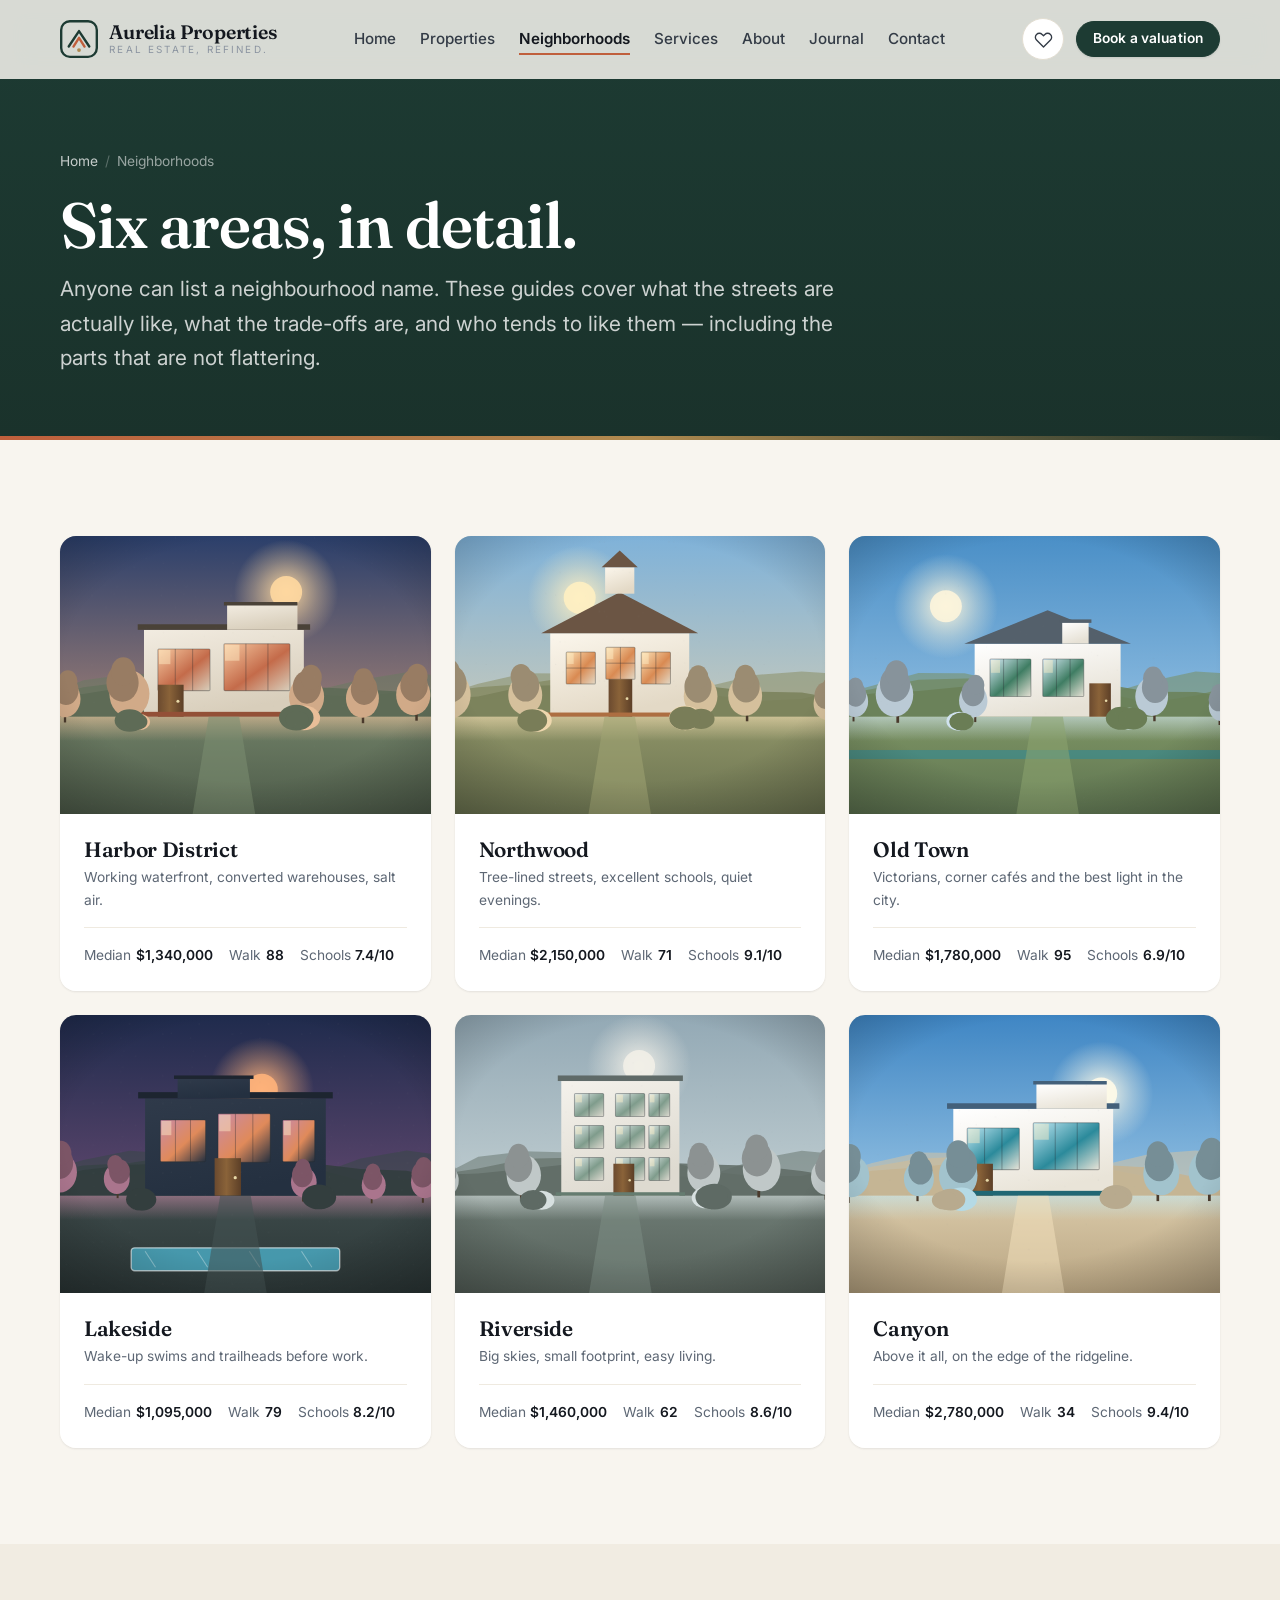
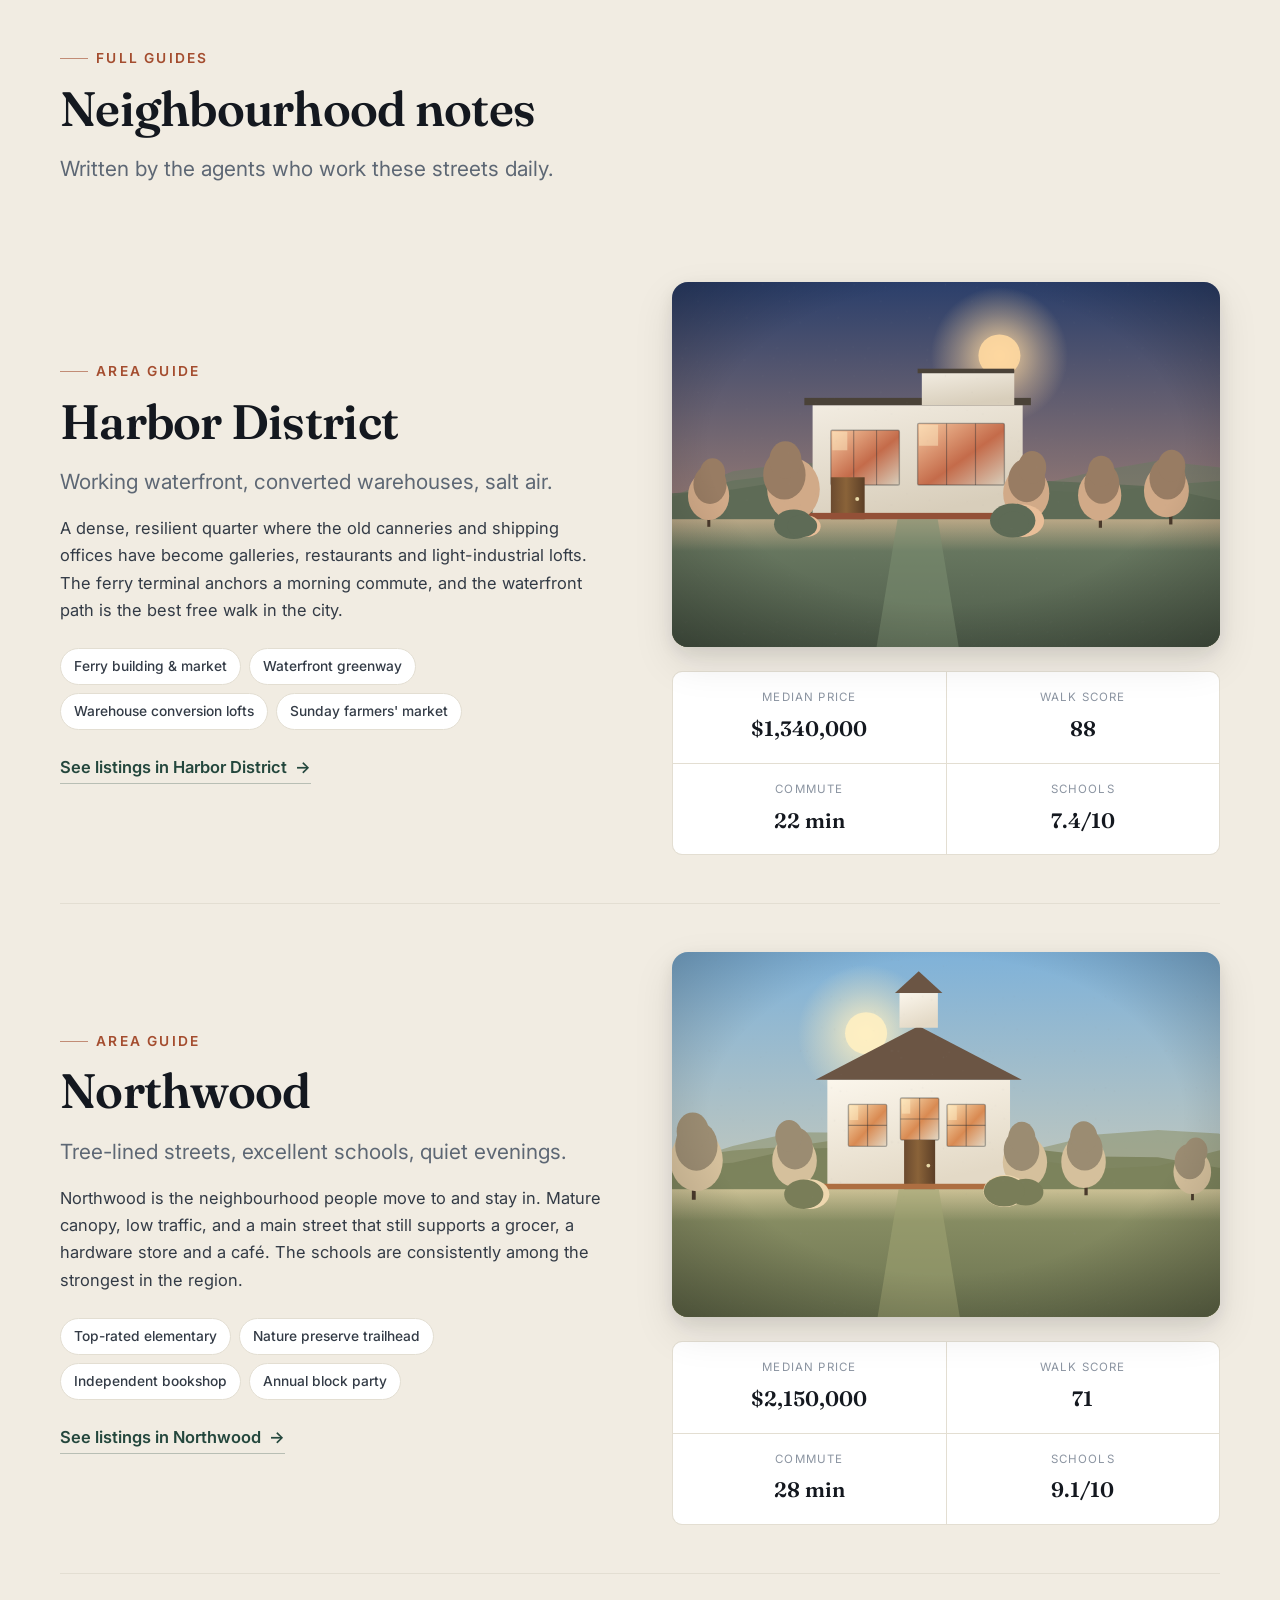
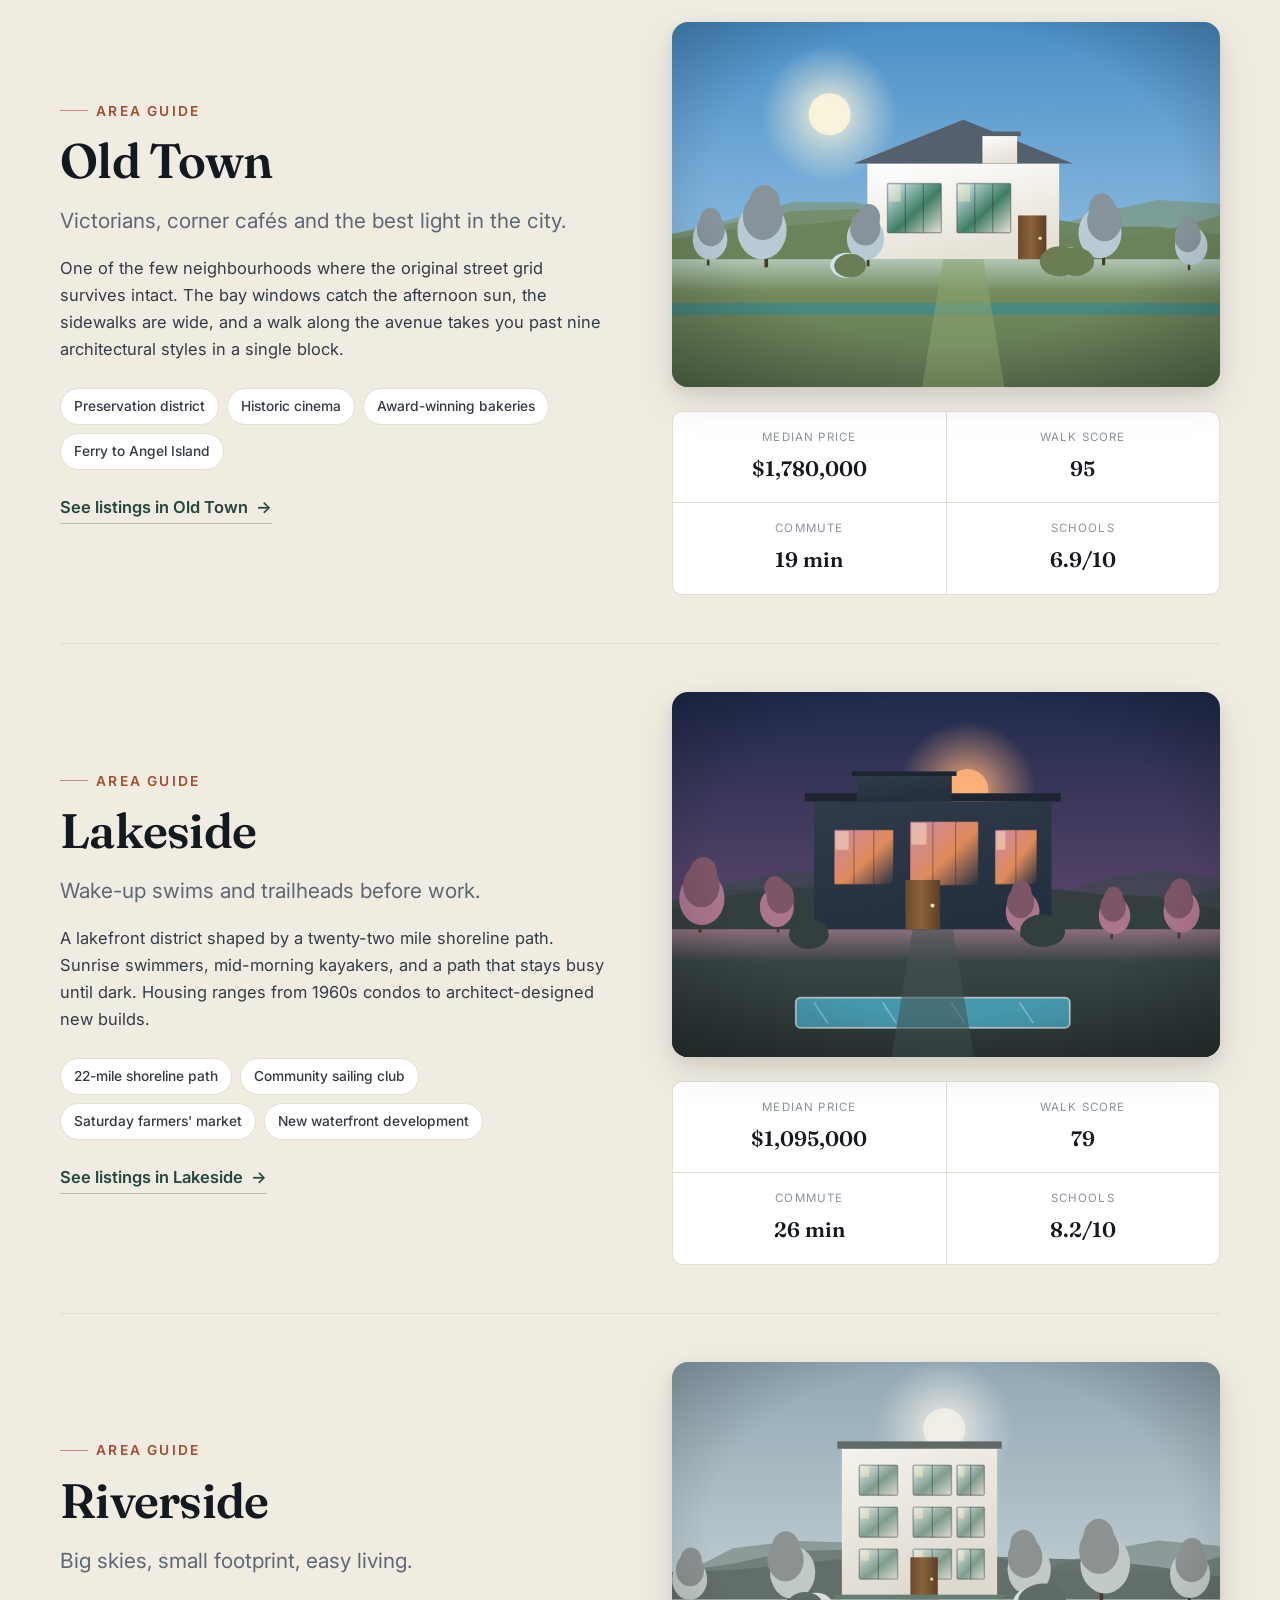
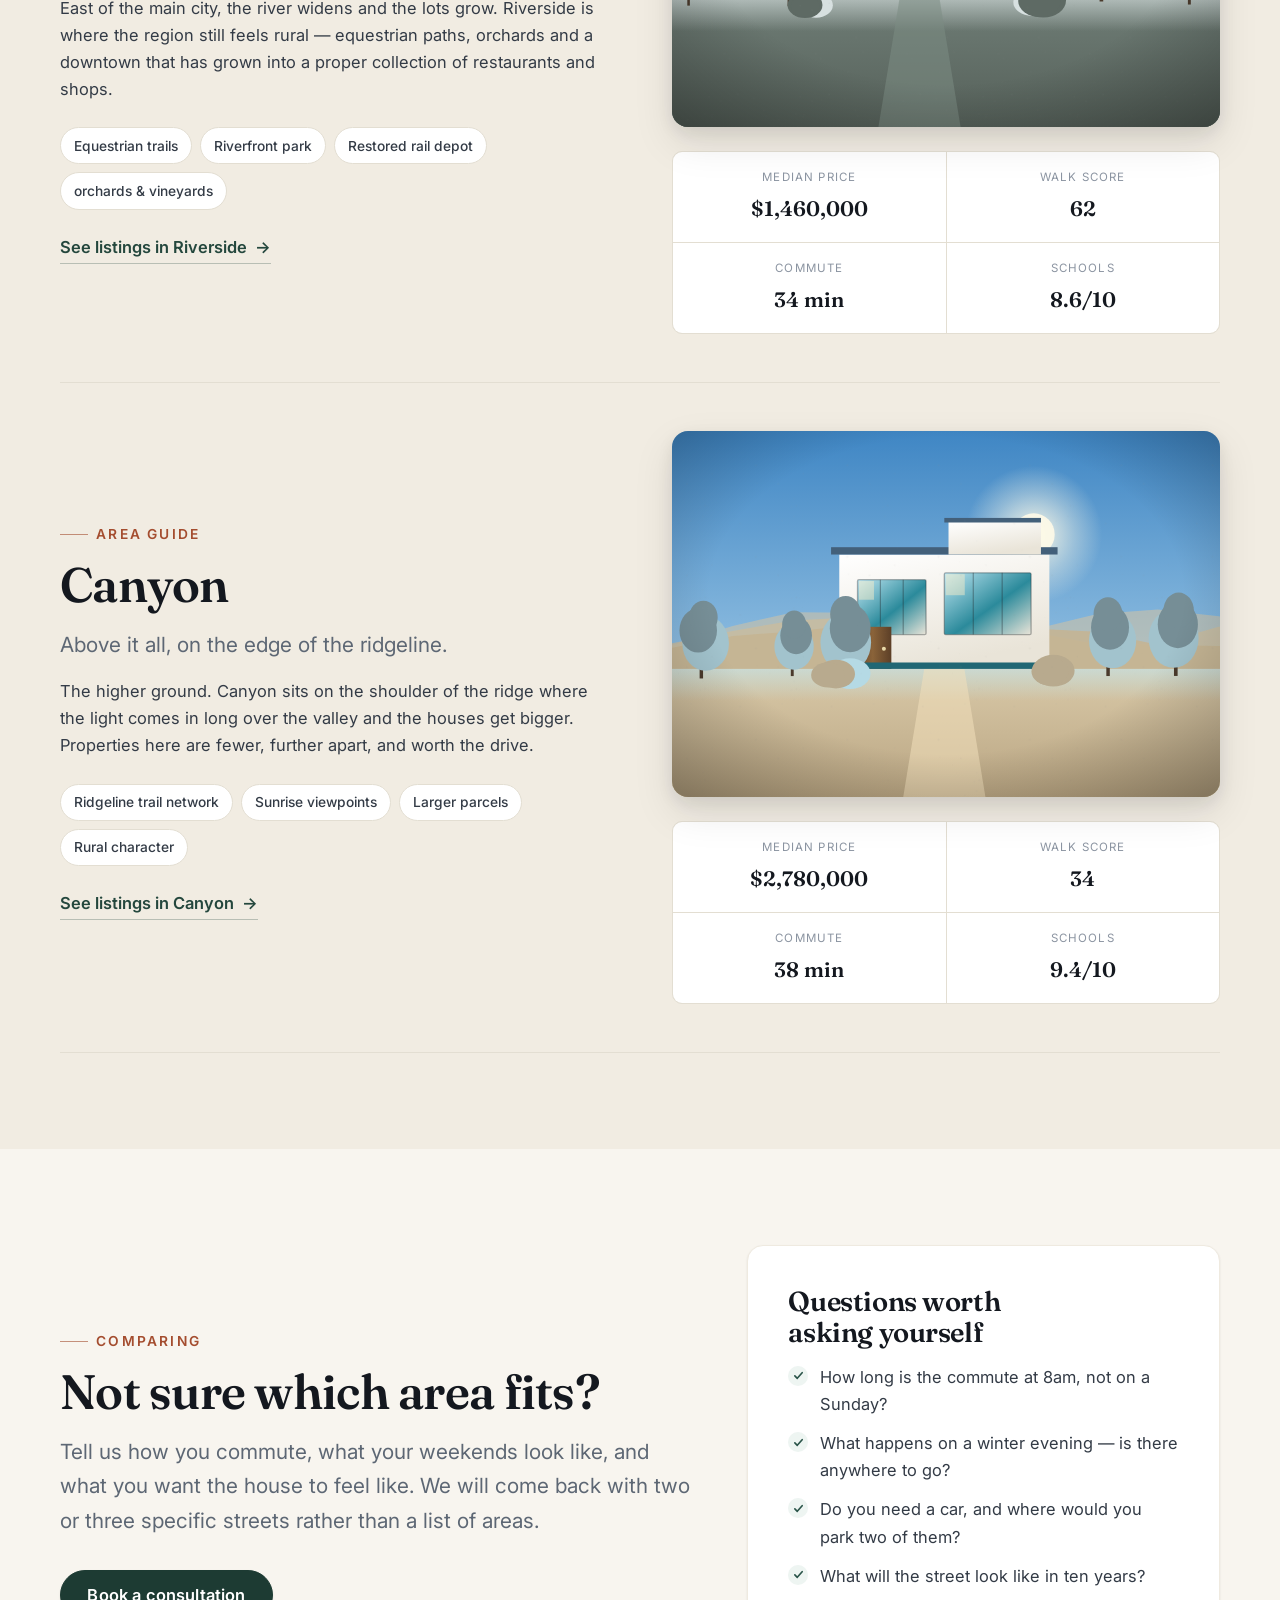
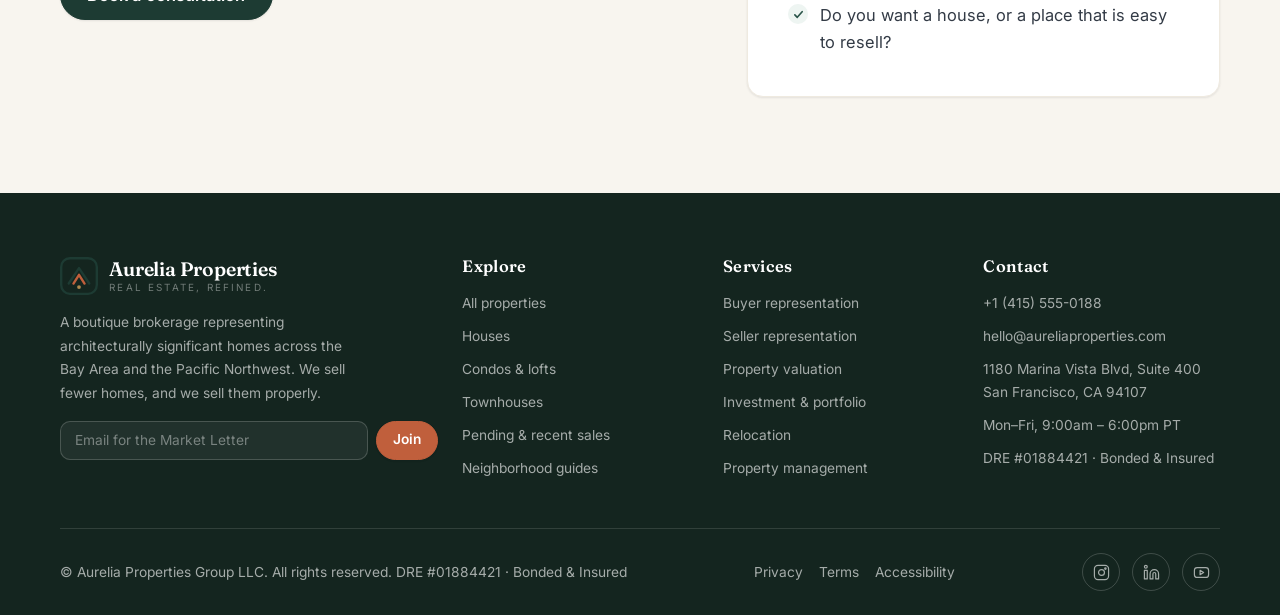
<file: neighborhoods.html>
<!DOCTYPE html>
<html lang="en">
<head>
  <meta charset="utf-8">
  <meta name="viewport" content="width=device-width, initial-scale=1">
  <title>Neighborhood Guides — Aurelia Properties</title>
  <meta name="description" content="Detailed guides to the six neighbourhoods we work: the Harbor District, Northwood, Old Town, Lakeside, Riverside and Canyon.">
  <meta name="theme-color" content="#1d3b33">
  <link rel="canonical" href="https://aureliaproperties.example.com/neighborhoods.html">

  <meta property="og:type" content="website">
  <meta property="og:site_name" content="Aurelia Properties">
  <meta property="og:title" content="Neighborhood Guides — Aurelia Properties">
  <meta property="og:description" content="Detailed guides to the six neighbourhoods we work: the Harbor District, Northwood, Old Town, Lakeside, Riverside and Canyon.">
  <meta property="og:image" content="assets/img/hero.svg">
  <meta name="twitter:card" content="summary_large_image">

  <link rel="icon" href="assets/img/favicon.svg" type="image/svg+xml">
  <link rel="preconnect" href="https://fonts.googleapis.com">
  <link rel="preconnect" href="https://fonts.gstatic.com" crossorigin>
  <link href="https://fonts.googleapis.com/css2?family=Fraunces:opsz,wght@9..144,400;9..144,500;9..144,600;9..144,700&family=Inter:wght@400;500;600;700&display=swap" rel="stylesheet">
  <link rel="stylesheet" href="assets/css/styles.css">
  <noscript><style>[data-reveal]{opacity:1 !important;transform:none !important}</style></noscript>
</head>
<body>
  <a class="skip-link" href="#main">Skip to content</a>
    <header class="header">
      <div class="wrap header__inner">
        <a class="brand" href="index.html">
          <svg class="brand__mark" viewBox="0 0 48 48" fill="none" aria-hidden="true">
  <rect x="1.5" y="1.5" width="45" height="45" rx="11" stroke="#1d3b33" stroke-width="3"/>
  <path d="M11 33.5L24 14l13 19.5" stroke="#1d3b33" stroke-width="3" stroke-linecap="round" stroke-linejoin="round"/>
  <path d="M17 33.5L24 22.5l7 11" stroke="#c05f3c" stroke-width="3" stroke-linecap="round" stroke-linejoin="round"/>
  <circle cx="24" cy="38" r="2.4" fill="#b08a4f"/>
</svg>
          <span class="brand__text">
            <span class="brand__name">Aurelia Properties</span>
            <span class="brand__tag">Real estate, refined.</span>
          </span>
        </a>

        <nav class="nav" aria-label="Primary">
          <ul class="nav__list">
          <li><a class="nav__link" href="index.html">Home</a></li>
          <li><a class="nav__link" href="properties.html">Properties</a></li>
          <li><a class="nav__link" href="neighborhoods.html" aria-current="page">Neighborhoods</a></li>
          <li><a class="nav__link" href="services.html">Services</a></li>
          <li><a class="nav__link" href="about.html">About</a></li>
          <li><a class="nav__link" href="insights.html">Journal</a></li>
          <li><a class="nav__link" href="contact.html">Contact</a></li>
          </ul>
        </nav>

        <div class="header__actions">
          <button class="fav-btn" data-fav-open aria-label="Open my shortlist">
            <svg viewBox="0 0 24 24" fill="none" stroke="currentColor" stroke-width="1.7" stroke-linecap="round" stroke-linejoin="round" aria-hidden="true"><path d="M20.8 5.6a5 5 0 00-7.1 0L12 7.3l-1.7-1.7a5 5 0 10-7.1 7.1L12 21.5l8.8-8.8a5 5 0 000-7.1z"/></svg>
            <span class="fav-btn__count" data-fav-count data-empty="true">0</span>
          </button>
          <a class="btn btn--sm" href="contact.html">Book a valuation</a>
          <button class="burger" aria-expanded="false" aria-label="Open menu" aria-controls="drawer">
            <span></span><span></span><span></span>
          </button>
        </div>
      </div>
    </header>

    <div class="drawer" id="drawer">
      <a href="index.html">Home</a>
      <a href="properties.html">Properties</a>
      <a href="neighborhoods.html">Neighborhoods</a>
      <a href="services.html">Services</a>
      <a href="about.html">About</a>
      <a href="insights.html">Journal</a>
      <a href="contact.html">Contact</a>
      <a class="btn btn--light" href="contact.html">Book a valuation</a>
    </div>

  <main id="main">
    <section class="page-head">
      <div class="wrap">
        <nav class="breadcrumb" aria-label="Breadcrumb">
          <a href="index.html">Home</a><span>/</span>Neighborhoods
        </nav>
        <h1>Six areas, in detail.</h1>
        <p>Anyone can list a neighbourhood name. These guides cover what the streets are actually like, what the trade-offs are, and who tends to like them — including the parts that are not flattering.</p>
      </div>
    </section>

    <section class="section">
      <div class="wrap">
        <div class="grid grid-3" data-neighborhoods></div>
      </div>
    </section>

    <section class="section section--sand">
      <div class="wrap">
        <div class="section-head">
          <span class="eyebrow">Full guides</span>
          <h2>Neighbourhood notes</h2>
          <p>Written by the agents who work these streets daily.</p>
        </div>
        <div id="hood-guides" data-hood-guides></div>
      </div>
    </section>

    <section class="section">
      <div class="wrap">
        <div class="grid-wide" style="align-items:center">
          <div>
            <span class="eyebrow">Comparing</span>
            <h2>Not sure which area fits?</h2>
            <p class="lede">Tell us how you commute, what your weekends look like, and what you want the house to feel like. We will come back with two or three specific streets rather than a list of areas.</p>
            <a class="btn mt-4" href="contact.html">Book a consultation</a>
          </div>
          <div class="panel">
            <h3 class="mb-0">Questions worth asking yourself</h3>
            <ul class="checklist mt-4">
              <li><span>How long is the commute at 8am, not on a Sunday?</span></li>
              <li><span>What happens on a winter evening — is there anywhere to go?</span></li>
              <li><span>Do you need a car, and where would you park two of them?</span></li>
              <li><span>What will the street look like in ten years?</span></li>
              <li><span>Do you want a house, or a place that is easy to resell?</span></li>
            </ul>
          </div>
        </div>
      </div>
    </section>

  </main>
    <footer class="footer">
      <div class="wrap">
        <div class="footer__top">
          <div>
            <a class="brand" href="index.html">
              <svg class="brand__mark" viewBox="0 0 48 48" fill="none" aria-hidden="true">
  <rect x="1.5" y="1.5" width="45" height="45" rx="11" stroke="#1d3b33" stroke-width="3"/>
  <path d="M11 33.5L24 14l13 19.5" stroke="#1d3b33" stroke-width="3" stroke-linecap="round" stroke-linejoin="round"/>
  <path d="M17 33.5L24 22.5l7 11" stroke="#c05f3c" stroke-width="3" stroke-linecap="round" stroke-linejoin="round"/>
  <circle cx="24" cy="38" r="2.4" fill="#b08a4f"/>
</svg>
              <span class="brand__text">
                <span class="brand__name">Aurelia Properties</span>
                <span class="brand__tag">Real estate, refined.</span>
              </span>
            </a>
            <p class="footer__brand">A boutique brokerage representing architecturally significant homes across the Bay Area and the Pacific Northwest. We sell fewer homes, and we sell them properly.</p>
            <form class="newsletter" data-newsletter novalidate>
              <label class="visually-hidden" for="nl-email">Email address</label>
              <input id="nl-email" type="email" name="email" placeholder="Email for the Market Letter" autocomplete="email">
              <button class="btn btn--sm btn--clay" type="submit">Join</button>
            </form>
          </div>

          <div>
            <h4>Explore</h4>
            <ul>
              <li><a href="properties.html">All properties</a></li>
              <li><a href="properties.html?type=house">Houses</a></li>
              <li><a href="properties.html?type=condo">Condos &amp; lofts</a></li>
              <li><a href="properties.html?type=townhouse">Townhouses</a></li>
              <li><a href="properties.html?status=pending">Pending &amp; recent sales</a></li>
              <li><a href="neighborhoods.html">Neighborhood guides</a></li>
            </ul>
          </div>

          <div>
            <h4>Services</h4>
            <ul>
              <li><a href="services.html#service-buying">Buyer representation</a></li>
              <li><a href="services.html#service-selling">Seller representation</a></li>
              <li><a href="services.html#service-valuation">Property valuation</a></li>
              <li><a href="services.html#service-investment">Investment &amp; portfolio</a></li>
              <li><a href="services.html#service-relocation">Relocation</a></li>
              <li><a href="services.html#service-management">Property management</a></li>
            </ul>
          </div>

          <div>
            <h4>Contact</h4>
            <ul>
              <li><a href="tel:+14155550188">+1 (415) 555-0188</a></li>
              <li><a href="mailto:hello@aureliaproperties.com">hello@aureliaproperties.com</a></li>
              <li>1180 Marina Vista Blvd, Suite 400<br>San Francisco, CA 94107</li>
              <li>Mon–Fri, 9:00am – 6:00pm PT</li>
              <li>DRE #01884421 · Bonded & Insured</li>
            </ul>
          </div>
        </div>

        <div class="footer__bottom">
          <span>&copy; Aurelia Properties Group LLC. All rights reserved. DRE #01884421 · Bonded & Insured</span>
          <div class="flex gap-4 items-center flex-wrap">
            <a href="legal.html#privacy">Privacy</a>
            <a href="legal.html#terms">Terms</a>
            <span>Accessibility</span>
          </div>
          <div class="socials">
            <a href="#" aria-label="Aurelia Properties on Instagram">
              <svg viewBox="0 0 24 24" fill="none" stroke="currentColor" stroke-width="1.7" stroke-linecap="round" stroke-linejoin="round" aria-hidden="true"><rect x="2" y="2" width="20" height="20" rx="5"/><circle cx="12" cy="12" r="4.2"/><circle cx="17.5" cy="6.5" r="1"/></svg>
            </a>
            <a href="#" aria-label="Aurelia Properties on LinkedIn">
              <svg viewBox="0 0 24 24" fill="none" stroke="currentColor" stroke-width="1.7" stroke-linecap="round" stroke-linejoin="round" aria-hidden="true"><path d="M16 8a6 6 0 016 6v7h-4v-7a2 2 0 00-4 0v7h-4v-7a6 6 0 016-6z"/><rect x="2" y="9" width="4" height="12"/><circle cx="4" cy="4" r="2"/></svg>
            </a>
            <a href="#" aria-label="Aurelia Properties on YouTube">
              <svg viewBox="0 0 24 24" fill="none" stroke="currentColor" stroke-width="1.7" stroke-linecap="round" stroke-linejoin="round" aria-hidden="true"><rect x="2" y="5" width="20" height="14" rx="4"/><path d="M10 9l5 3-5 3z"/></svg>
            </a>
          </div>
        </div>
      </div>
    </footer>

  <script src="assets/js/data.js"></script>
  <script src="assets/js/main.js"></script>
  <script src="assets/js/properties.js"></script>
</body>
</html>
</file>
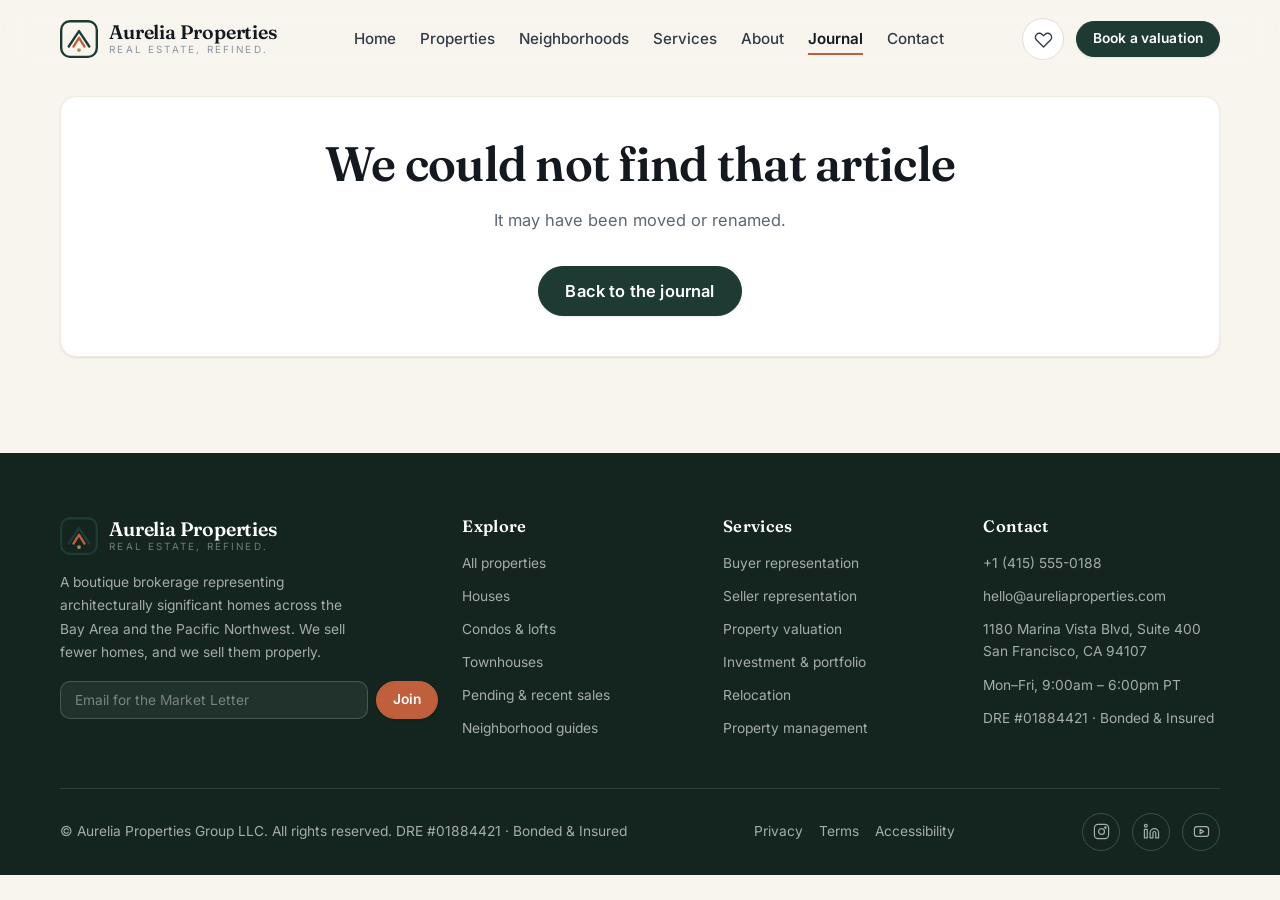
<file: post.html>
<!DOCTYPE html>
<html lang="en">
<head>
  <meta charset="utf-8">
  <meta name="viewport" content="width=device-width, initial-scale=1">
  <title>Journal — Aurelia Properties</title>
  <meta name="description" content="An article from the Aurelia Journal.">
  <meta name="theme-color" content="#1d3b33">
  <link rel="canonical" href="https://aureliaproperties.example.com/post.html">

  <meta property="og:type" content="website">
  <meta property="og:site_name" content="Aurelia Properties">
  <meta property="og:title" content="Journal — Aurelia Properties">
  <meta property="og:description" content="An article from the Aurelia Journal.">
  <meta property="og:image" content="assets/img/hero.svg">
  <meta name="twitter:card" content="summary_large_image">

  <link rel="icon" href="assets/img/favicon.svg" type="image/svg+xml">
  <link rel="preconnect" href="https://fonts.googleapis.com">
  <link rel="preconnect" href="https://fonts.gstatic.com" crossorigin>
  <link href="https://fonts.googleapis.com/css2?family=Fraunces:opsz,wght@9..144,400;9..144,500;9..144,600;9..144,700&family=Inter:wght@400;500;600;700&display=swap" rel="stylesheet">
  <link rel="stylesheet" href="assets/css/styles.css">
  <noscript><style>[data-reveal]{opacity:1 !important;transform:none !important}</style></noscript>
</head>
<body>
  <a class="skip-link" href="#main">Skip to content</a>
    <header class="header">
      <div class="wrap header__inner">
        <a class="brand" href="index.html">
          <svg class="brand__mark" viewBox="0 0 48 48" fill="none" aria-hidden="true">
  <rect x="1.5" y="1.5" width="45" height="45" rx="11" stroke="#1d3b33" stroke-width="3"/>
  <path d="M11 33.5L24 14l13 19.5" stroke="#1d3b33" stroke-width="3" stroke-linecap="round" stroke-linejoin="round"/>
  <path d="M17 33.5L24 22.5l7 11" stroke="#c05f3c" stroke-width="3" stroke-linecap="round" stroke-linejoin="round"/>
  <circle cx="24" cy="38" r="2.4" fill="#b08a4f"/>
</svg>
          <span class="brand__text">
            <span class="brand__name">Aurelia Properties</span>
            <span class="brand__tag">Real estate, refined.</span>
          </span>
        </a>

        <nav class="nav" aria-label="Primary">
          <ul class="nav__list">
          <li><a class="nav__link" href="index.html">Home</a></li>
          <li><a class="nav__link" href="properties.html">Properties</a></li>
          <li><a class="nav__link" href="neighborhoods.html">Neighborhoods</a></li>
          <li><a class="nav__link" href="services.html">Services</a></li>
          <li><a class="nav__link" href="about.html">About</a></li>
          <li><a class="nav__link" href="insights.html" aria-current="page">Journal</a></li>
          <li><a class="nav__link" href="contact.html">Contact</a></li>
          </ul>
        </nav>

        <div class="header__actions">
          <button class="fav-btn" data-fav-open aria-label="Open my shortlist">
            <svg viewBox="0 0 24 24" fill="none" stroke="currentColor" stroke-width="1.7" stroke-linecap="round" stroke-linejoin="round" aria-hidden="true"><path d="M20.8 5.6a5 5 0 00-7.1 0L12 7.3l-1.7-1.7a5 5 0 10-7.1 7.1L12 21.5l8.8-8.8a5 5 0 000-7.1z"/></svg>
            <span class="fav-btn__count" data-fav-count data-empty="true">0</span>
          </button>
          <a class="btn btn--sm" href="contact.html">Book a valuation</a>
          <button class="burger" aria-expanded="false" aria-label="Open menu" aria-controls="drawer">
            <span></span><span></span><span></span>
          </button>
        </div>
      </div>
    </header>

    <div class="drawer" id="drawer">
      <a href="index.html">Home</a>
      <a href="properties.html">Properties</a>
      <a href="neighborhoods.html">Neighborhoods</a>
      <a href="services.html">Services</a>
      <a href="about.html">About</a>
      <a href="insights.html">Journal</a>
      <a href="contact.html">Contact</a>
      <a class="btn btn--light" href="contact.html">Book a valuation</a>
    </div>

  <main id="main">
    <div data-post>
      <section class="section">
        <div class="wrap">
          <nav class="breadcrumb" style="color:var(--ink-4)" aria-label="Breadcrumb">
            <a href="index.html" style="color:var(--ink-3)">Home</a><span>/</span>
            <a href="insights.html" style="color:var(--ink-3)">Journal</a><span>/</span>
            <span style="color:var(--ink-4)">Article</span>
          </nav>
          <div class="article" data-post-body></div>
        </div>
      </section>

      <section class="section section--sand">
        <div class="wrap">
          <div class="section-head">
            <span class="eyebrow">Keep reading</span>
            <h2>More from the journal</h2>
          </div>
          <div class="grid grid-3" data-post-more></div>
        </div>
      </section>
    </div>

    <div class="wrap" data-post-missing hidden>
      <section class="section">
        <div class="panel text-c">
          <h2>We could not find that article</h2>
          <p class="muted">It may have been moved or renamed.</p>
          <a class="btn mt-4" href="insights.html">Back to the journal</a>
        </div>
      </section>
    </div>

  </main>
    <footer class="footer">
      <div class="wrap">
        <div class="footer__top">
          <div>
            <a class="brand" href="index.html">
              <svg class="brand__mark" viewBox="0 0 48 48" fill="none" aria-hidden="true">
  <rect x="1.5" y="1.5" width="45" height="45" rx="11" stroke="#1d3b33" stroke-width="3"/>
  <path d="M11 33.5L24 14l13 19.5" stroke="#1d3b33" stroke-width="3" stroke-linecap="round" stroke-linejoin="round"/>
  <path d="M17 33.5L24 22.5l7 11" stroke="#c05f3c" stroke-width="3" stroke-linecap="round" stroke-linejoin="round"/>
  <circle cx="24" cy="38" r="2.4" fill="#b08a4f"/>
</svg>
              <span class="brand__text">
                <span class="brand__name">Aurelia Properties</span>
                <span class="brand__tag">Real estate, refined.</span>
              </span>
            </a>
            <p class="footer__brand">A boutique brokerage representing architecturally significant homes across the Bay Area and the Pacific Northwest. We sell fewer homes, and we sell them properly.</p>
            <form class="newsletter" data-newsletter novalidate>
              <label class="visually-hidden" for="nl-email">Email address</label>
              <input id="nl-email" type="email" name="email" placeholder="Email for the Market Letter" autocomplete="email">
              <button class="btn btn--sm btn--clay" type="submit">Join</button>
            </form>
          </div>

          <div>
            <h4>Explore</h4>
            <ul>
              <li><a href="properties.html">All properties</a></li>
              <li><a href="properties.html?type=house">Houses</a></li>
              <li><a href="properties.html?type=condo">Condos &amp; lofts</a></li>
              <li><a href="properties.html?type=townhouse">Townhouses</a></li>
              <li><a href="properties.html?status=pending">Pending &amp; recent sales</a></li>
              <li><a href="neighborhoods.html">Neighborhood guides</a></li>
            </ul>
          </div>

          <div>
            <h4>Services</h4>
            <ul>
              <li><a href="services.html#service-buying">Buyer representation</a></li>
              <li><a href="services.html#service-selling">Seller representation</a></li>
              <li><a href="services.html#service-valuation">Property valuation</a></li>
              <li><a href="services.html#service-investment">Investment &amp; portfolio</a></li>
              <li><a href="services.html#service-relocation">Relocation</a></li>
              <li><a href="services.html#service-management">Property management</a></li>
            </ul>
          </div>

          <div>
            <h4>Contact</h4>
            <ul>
              <li><a href="tel:+14155550188">+1 (415) 555-0188</a></li>
              <li><a href="mailto:hello@aureliaproperties.com">hello@aureliaproperties.com</a></li>
              <li>1180 Marina Vista Blvd, Suite 400<br>San Francisco, CA 94107</li>
              <li>Mon–Fri, 9:00am – 6:00pm PT</li>
              <li>DRE #01884421 · Bonded & Insured</li>
            </ul>
          </div>
        </div>

        <div class="footer__bottom">
          <span>&copy; Aurelia Properties Group LLC. All rights reserved. DRE #01884421 · Bonded & Insured</span>
          <div class="flex gap-4 items-center flex-wrap">
            <a href="legal.html#privacy">Privacy</a>
            <a href="legal.html#terms">Terms</a>
            <span>Accessibility</span>
          </div>
          <div class="socials">
            <a href="#" aria-label="Aurelia Properties on Instagram">
              <svg viewBox="0 0 24 24" fill="none" stroke="currentColor" stroke-width="1.7" stroke-linecap="round" stroke-linejoin="round" aria-hidden="true"><rect x="2" y="2" width="20" height="20" rx="5"/><circle cx="12" cy="12" r="4.2"/><circle cx="17.5" cy="6.5" r="1"/></svg>
            </a>
            <a href="#" aria-label="Aurelia Properties on LinkedIn">
              <svg viewBox="0 0 24 24" fill="none" stroke="currentColor" stroke-width="1.7" stroke-linecap="round" stroke-linejoin="round" aria-hidden="true"><path d="M16 8a6 6 0 016 6v7h-4v-7a2 2 0 00-4 0v7h-4v-7a6 6 0 016-6z"/><rect x="2" y="9" width="4" height="12"/><circle cx="4" cy="4" r="2"/></svg>
            </a>
            <a href="#" aria-label="Aurelia Properties on YouTube">
              <svg viewBox="0 0 24 24" fill="none" stroke="currentColor" stroke-width="1.7" stroke-linecap="round" stroke-linejoin="round" aria-hidden="true"><rect x="2" y="5" width="20" height="14" rx="4"/><path d="M10 9l5 3-5 3z"/></svg>
            </a>
          </div>
        </div>
      </div>
    </footer>

  <script src="assets/js/data.js"></script>
  <script src="assets/js/main.js"></script>
  <script src="assets/js/properties.js"></script>
</body>
</html>
</file>
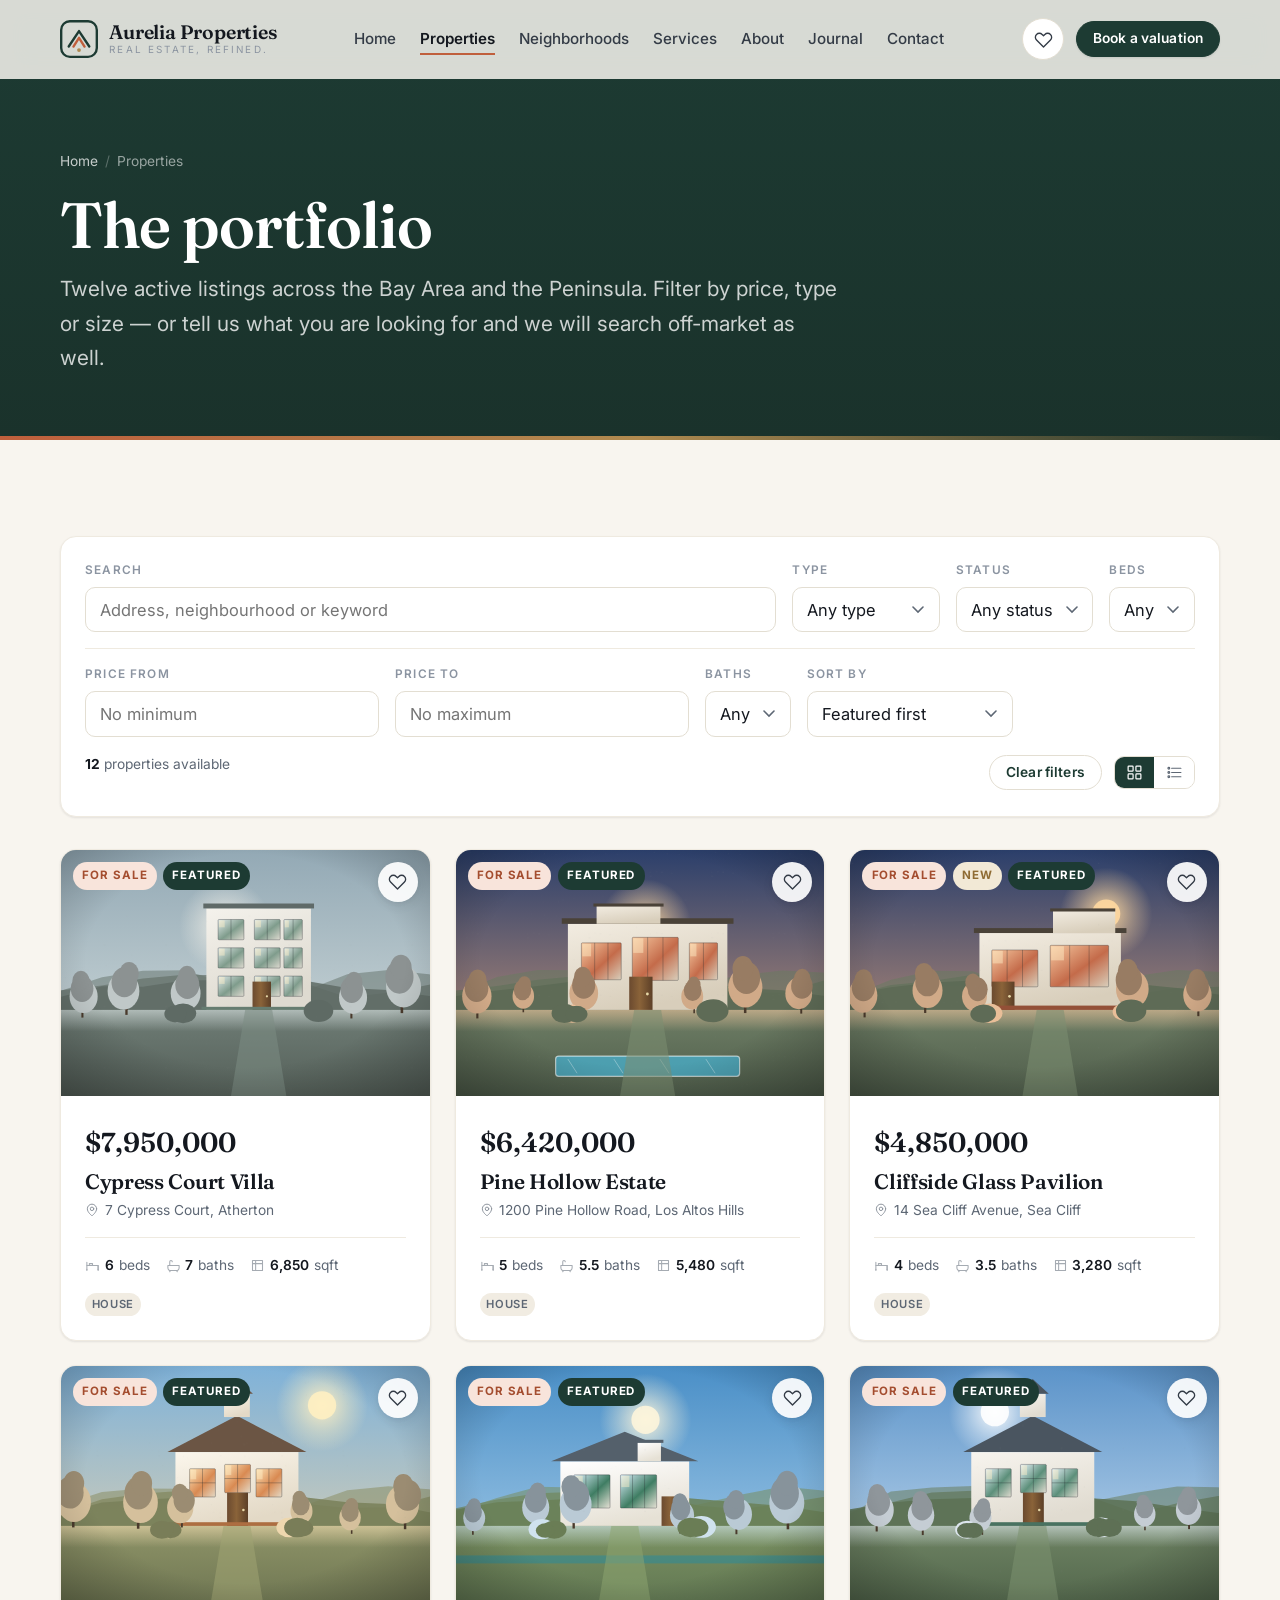
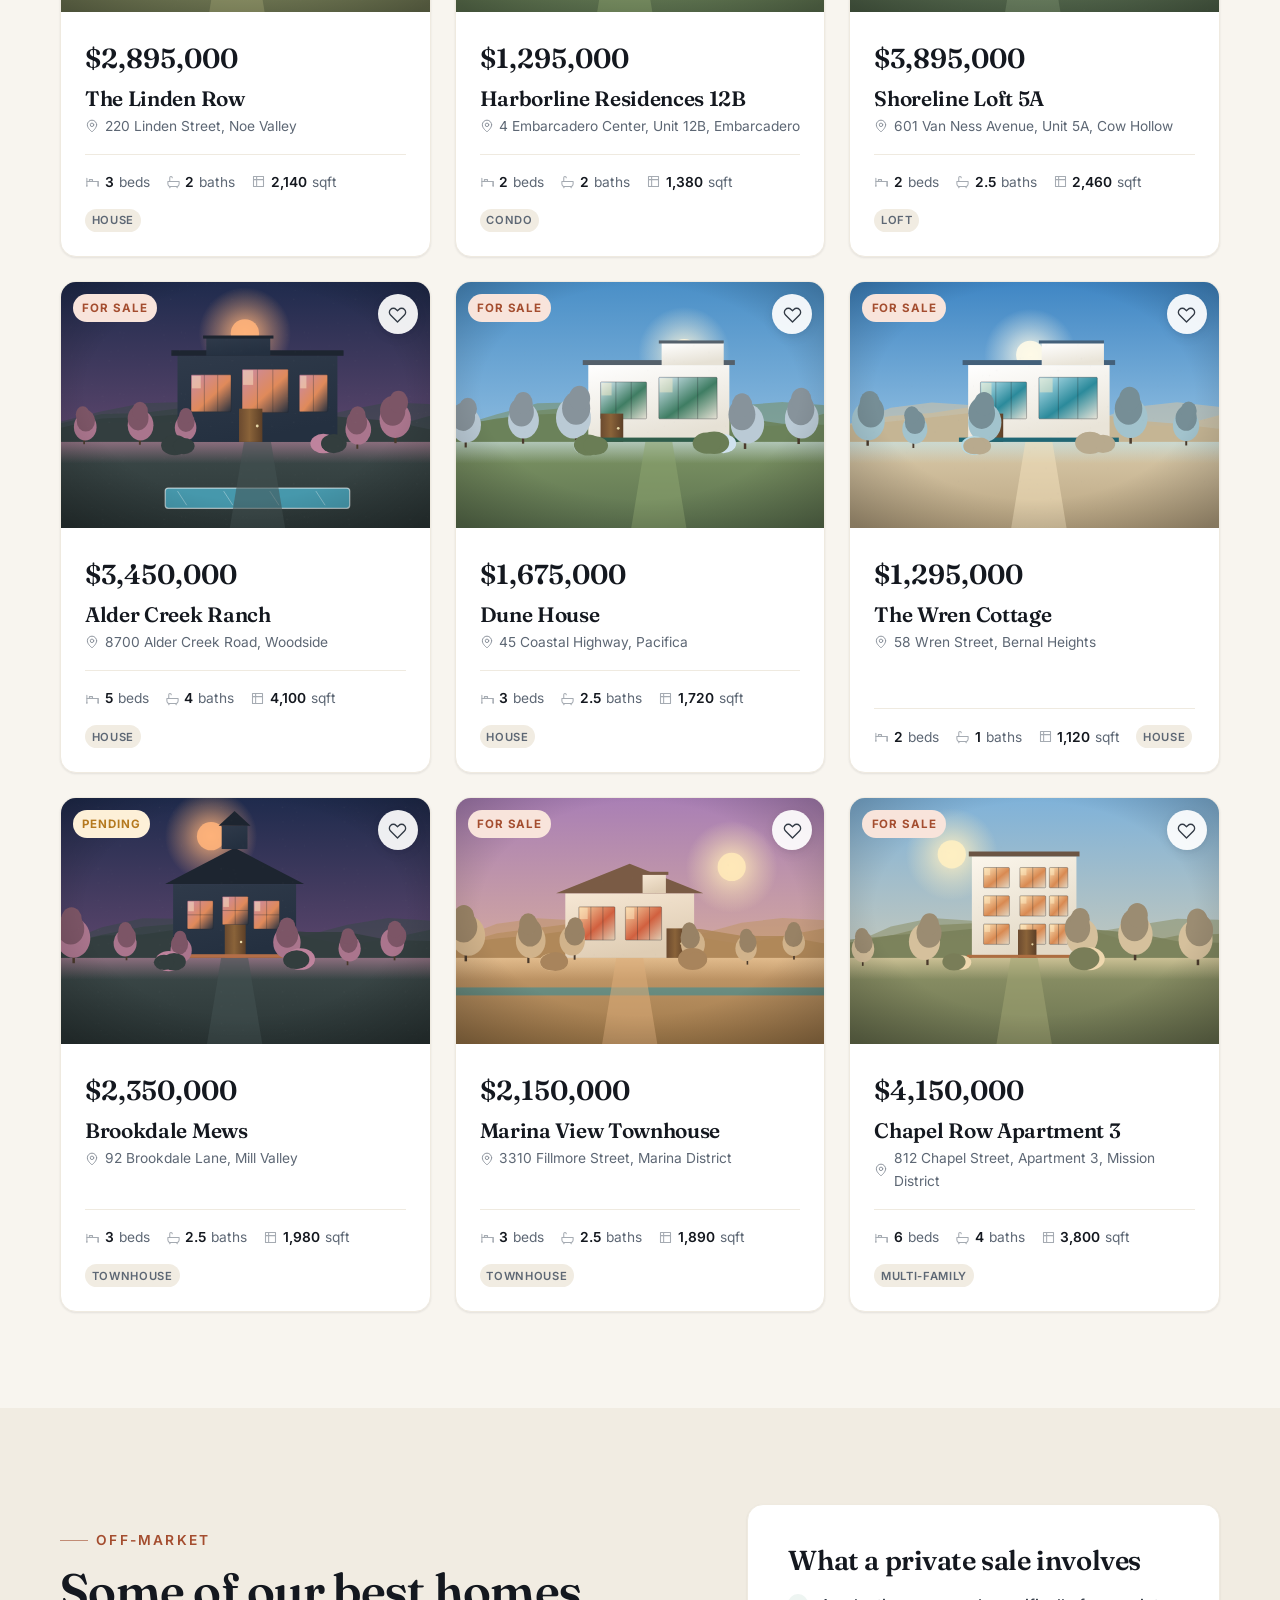
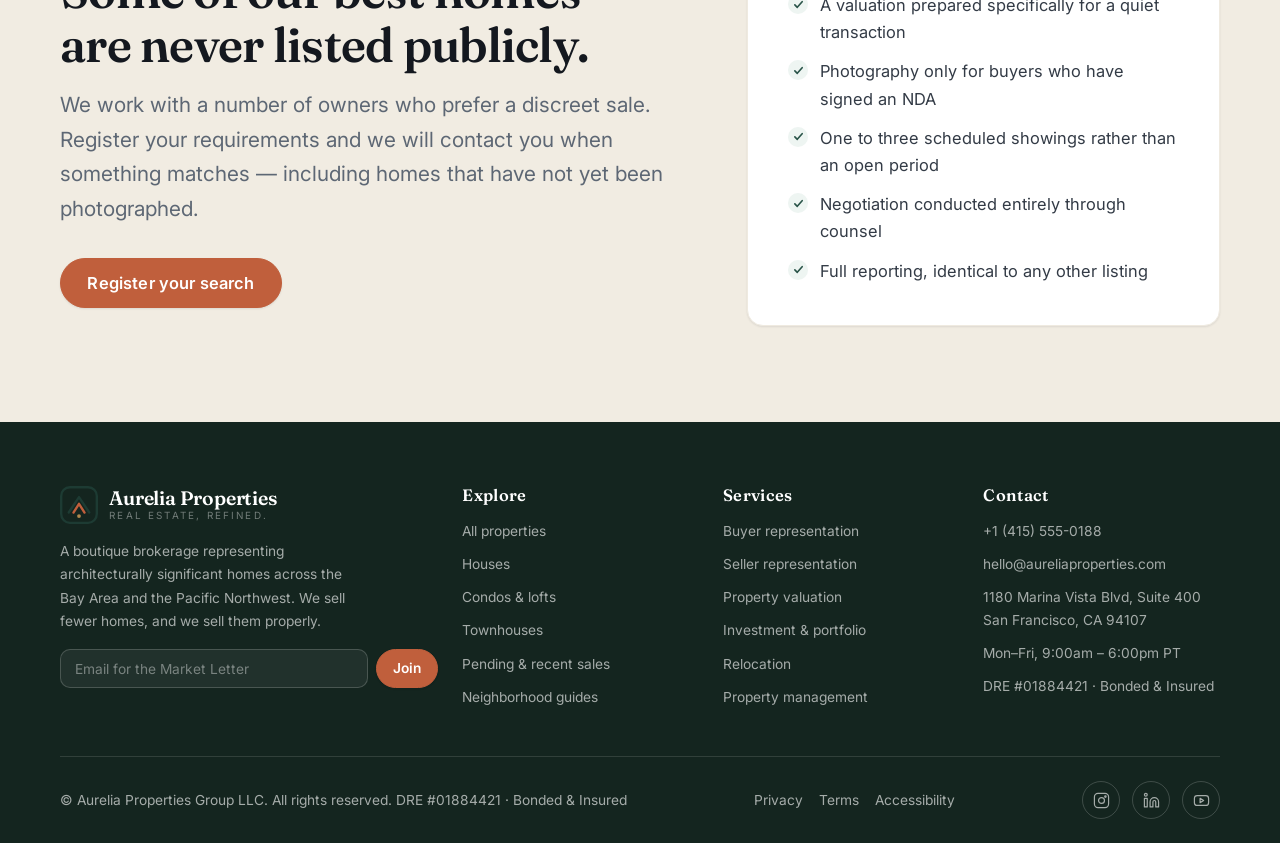
<file: properties.html>
<!DOCTYPE html>
<html lang="en">
<head>
  <meta charset="utf-8">
  <meta name="viewport" content="width=device-width, initial-scale=1">
  <title>Properties for Sale — Aurelia Properties</title>
  <meta name="description" content="Browse the current Aurelia Properties portfolio: houses, condos, townhouses and lofts across San Francisco, the Peninsula and the North Bay. Filter by price, type, bedrooms and status.">
  <meta name="theme-color" content="#1d3b33">
  <link rel="canonical" href="https://aureliaproperties.example.com/properties.html">

  <meta property="og:type" content="website">
  <meta property="og:site_name" content="Aurelia Properties">
  <meta property="og:title" content="Properties for Sale — Aurelia Properties">
  <meta property="og:description" content="Browse the current Aurelia Properties portfolio: houses, condos, townhouses and lofts across San Francisco, the Peninsula and the North Bay. Filter by price, type, bedrooms and status.">
  <meta property="og:image" content="assets/img/hero.svg">
  <meta name="twitter:card" content="summary_large_image">

  <link rel="icon" href="assets/img/favicon.svg" type="image/svg+xml">
  <link rel="preconnect" href="https://fonts.googleapis.com">
  <link rel="preconnect" href="https://fonts.gstatic.com" crossorigin>
  <link href="https://fonts.googleapis.com/css2?family=Fraunces:opsz,wght@9..144,400;9..144,500;9..144,600;9..144,700&family=Inter:wght@400;500;600;700&display=swap" rel="stylesheet">
  <link rel="stylesheet" href="assets/css/styles.css">
  <noscript><style>[data-reveal]{opacity:1 !important;transform:none !important}</style></noscript>
</head>
<body>
  <a class="skip-link" href="#main">Skip to content</a>
    <header class="header">
      <div class="wrap header__inner">
        <a class="brand" href="index.html">
          <svg class="brand__mark" viewBox="0 0 48 48" fill="none" aria-hidden="true">
  <rect x="1.5" y="1.5" width="45" height="45" rx="11" stroke="#1d3b33" stroke-width="3"/>
  <path d="M11 33.5L24 14l13 19.5" stroke="#1d3b33" stroke-width="3" stroke-linecap="round" stroke-linejoin="round"/>
  <path d="M17 33.5L24 22.5l7 11" stroke="#c05f3c" stroke-width="3" stroke-linecap="round" stroke-linejoin="round"/>
  <circle cx="24" cy="38" r="2.4" fill="#b08a4f"/>
</svg>
          <span class="brand__text">
            <span class="brand__name">Aurelia Properties</span>
            <span class="brand__tag">Real estate, refined.</span>
          </span>
        </a>

        <nav class="nav" aria-label="Primary">
          <ul class="nav__list">
          <li><a class="nav__link" href="index.html">Home</a></li>
          <li><a class="nav__link" href="properties.html" aria-current="page">Properties</a></li>
          <li><a class="nav__link" href="neighborhoods.html">Neighborhoods</a></li>
          <li><a class="nav__link" href="services.html">Services</a></li>
          <li><a class="nav__link" href="about.html">About</a></li>
          <li><a class="nav__link" href="insights.html">Journal</a></li>
          <li><a class="nav__link" href="contact.html">Contact</a></li>
          </ul>
        </nav>

        <div class="header__actions">
          <button class="fav-btn" data-fav-open aria-label="Open my shortlist">
            <svg viewBox="0 0 24 24" fill="none" stroke="currentColor" stroke-width="1.7" stroke-linecap="round" stroke-linejoin="round" aria-hidden="true"><path d="M20.8 5.6a5 5 0 00-7.1 0L12 7.3l-1.7-1.7a5 5 0 10-7.1 7.1L12 21.5l8.8-8.8a5 5 0 000-7.1z"/></svg>
            <span class="fav-btn__count" data-fav-count data-empty="true">0</span>
          </button>
          <a class="btn btn--sm" href="contact.html">Book a valuation</a>
          <button class="burger" aria-expanded="false" aria-label="Open menu" aria-controls="drawer">
            <span></span><span></span><span></span>
          </button>
        </div>
      </div>
    </header>

    <div class="drawer" id="drawer">
      <a href="index.html">Home</a>
      <a href="properties.html">Properties</a>
      <a href="neighborhoods.html">Neighborhoods</a>
      <a href="services.html">Services</a>
      <a href="about.html">About</a>
      <a href="insights.html">Journal</a>
      <a href="contact.html">Contact</a>
      <a class="btn btn--light" href="contact.html">Book a valuation</a>
    </div>

  <main id="main">
    <section class="page-head">
      <div class="wrap">
        <nav class="breadcrumb" aria-label="Breadcrumb">
          <a href="index.html">Home</a><span>/</span>Properties
        </nav>
        <h1>The portfolio</h1>
        <p>Twelve active listings across the Bay Area and the Peninsula. Filter by price, type or size — or tell us what you are looking for and we will search off-market as well.</p>
      </div>
    </section>

    <section class="section" data-properties>
      <div class="wrap">
        <div class="toolbar">
          <div class="toolbar__row">
            <div class="search-field" style="flex:2 1 260px">
              <label for="fq">Search</label>
              <input id="fq" type="search" placeholder="Address, neighbourhood or keyword" data-filter-q>
            </div>
            <div class="search-field">
              <label for="ft">Type</label>
              <select id="ft" data-filter-type>
                <option value="any">Any type</option>
                <option value="house">House</option>
                <option value="condo">Condo</option>
                <option value="townhouse">Townhouse</option>
                <option value="loft">Loft</option>
                <option value="multi-family">Multi-family</option>
              </select>
            </div>
            <div class="search-field">
              <label for="fs">Status</label>
              <select id="fs" data-filter-status>
                <option value="any">Any status</option>
                <option value="for-sale">For sale</option>
                <option value="pending">Pending</option>
              </select>
            </div>
            <div class="search-field">
              <label for="fb">Beds</label>
              <select id="fb" data-filter-beds>
                <option value="0">Any</option>
                <option value="1">1+</option>
                <option value="2">2+</option>
                <option value="3">3+</option>
                <option value="4">4+</option>
                <option value="5">5+</option>
              </select>
            </div>
          </div>

          <div class="toolbar__row">
            <div class="search-field">
              <label for="fmin">Price from</label>
              <input id="fmin" type="number" placeholder="No minimum" step="50000" min="0" data-filter-min>
            </div>
            <div class="search-field">
              <label for="fmax">Price to</label>
              <input id="fmax" type="number" placeholder="No maximum" step="50000" min="0" data-filter-max>
            </div>
            <div class="search-field">
              <label for="fba">Baths</label>
              <select id="fba" data-filter-baths>
                <option value="0">Any</option>
                <option value="1">1+</option>
                <option value="2">2+</option>
                <option value="3">3+</option>
                <option value="4">4+</option>
              </select>
            </div>
            <div class="search-field">
              <label for="fsort">Sort by</label>
              <select id="fsort" data-sort>
                <option value="featured">Featured first</option>
                <option value="price-asc">Price — low to high</option>
                <option value="price-desc">Price — high to low</option>
                <option value="size-desc">Largest first</option>
                <option value="beds-desc">Most bedrooms</option>
                <option value="newest">Newest</option>
              </select>
            </div>
          </div>

          <div class="toolbar__meta">
            <p class="toolbar__count" data-result-count><b>0</b> properties available</p>
            <div class="flex gap-3 items-center flex-wrap">
              <button class="btn btn--ghost btn--sm" data-filter-clear>Clear filters</button>
              <div class="viewtoggle" role="group" aria-label="Result layout">
                <button data-view-btn="grid" aria-pressed="true" aria-label="Grid view">
                  <svg viewBox="0 0 24 24" fill="none" stroke="currentColor" stroke-width="1.7" aria-hidden="true"><rect x="3" y="3" width="7" height="7" rx="1"/><rect x="14" y="3" width="7" height="7" rx="1"/><rect x="3" y="14" width="7" height="7" rx="1"/><rect x="14" y="14" width="7" height="7" rx="1"/></svg>
                </button>
                <button data-view-btn="list" aria-pressed="false" aria-label="List view">
                  <svg viewBox="0 0 24 24" fill="none" stroke="currentColor" stroke-width="1.7" stroke-linecap="round" aria-hidden="true"><path d="M8 6h13"/><path d="M8 12h13"/><path d="M8 18h13"/><circle cx="4" cy="6" r="1.2"/><circle cx="4" cy="12" r="1.2"/><circle cx="4" cy="18" r="1.2"/></svg>
                </button>
              </div>
            </div>
          </div>
        </div>

        <div class="mt-6">
          <div class="prop-grid" data-grid></div>
          <div class="prop-list hidden" data-list></div>

          <div class="panel panel--sand text-c hidden" data-empty>
            <h3>No properties match those filters</h3>
            <p class="muted">Try widening your price range, or <a href="contact.html">tell us what you are looking for</a> — roughly a third of what we transact never reaches a public listing page.</p>
          </div>
        </div>
      </div>
    </section>

    <section class="section section--sand">
      <div class="wrap">
        <div class="grid-wide" style="align-items:center">
          <div>
            <span class="eyebrow">Off-market</span>
            <h2>Some of our best homes are never listed publicly.</h2>
            <p class="lede">We work with a number of owners who prefer a discreet sale. Register your requirements and we will contact you when something matches — including homes that have not yet been photographed.</p>
            <a class="btn btn--clay mt-4" href="contact.html">Register your search</a>
          </div>
          <div class="panel">
            <h3 class="mb-0">What a private sale involves</h3>
            <ul class="checklist mt-4">
              <li><span>A valuation prepared specifically for a quiet transaction</span></li>
              <li><span>Photography only for buyers who have signed an NDA</span></li>
              <li><span>One to three scheduled showings rather than an open period</span></li>
              <li><span>Negotiation conducted entirely through counsel</span></li>
              <li><span>Full reporting, identical to any other listing</span></li>
            </ul>
          </div>
        </div>
      </div>
    </section>

  </main>
    <footer class="footer">
      <div class="wrap">
        <div class="footer__top">
          <div>
            <a class="brand" href="index.html">
              <svg class="brand__mark" viewBox="0 0 48 48" fill="none" aria-hidden="true">
  <rect x="1.5" y="1.5" width="45" height="45" rx="11" stroke="#1d3b33" stroke-width="3"/>
  <path d="M11 33.5L24 14l13 19.5" stroke="#1d3b33" stroke-width="3" stroke-linecap="round" stroke-linejoin="round"/>
  <path d="M17 33.5L24 22.5l7 11" stroke="#c05f3c" stroke-width="3" stroke-linecap="round" stroke-linejoin="round"/>
  <circle cx="24" cy="38" r="2.4" fill="#b08a4f"/>
</svg>
              <span class="brand__text">
                <span class="brand__name">Aurelia Properties</span>
                <span class="brand__tag">Real estate, refined.</span>
              </span>
            </a>
            <p class="footer__brand">A boutique brokerage representing architecturally significant homes across the Bay Area and the Pacific Northwest. We sell fewer homes, and we sell them properly.</p>
            <form class="newsletter" data-newsletter novalidate>
              <label class="visually-hidden" for="nl-email">Email address</label>
              <input id="nl-email" type="email" name="email" placeholder="Email for the Market Letter" autocomplete="email">
              <button class="btn btn--sm btn--clay" type="submit">Join</button>
            </form>
          </div>

          <div>
            <h4>Explore</h4>
            <ul>
              <li><a href="properties.html">All properties</a></li>
              <li><a href="properties.html?type=house">Houses</a></li>
              <li><a href="properties.html?type=condo">Condos &amp; lofts</a></li>
              <li><a href="properties.html?type=townhouse">Townhouses</a></li>
              <li><a href="properties.html?status=pending">Pending &amp; recent sales</a></li>
              <li><a href="neighborhoods.html">Neighborhood guides</a></li>
            </ul>
          </div>

          <div>
            <h4>Services</h4>
            <ul>
              <li><a href="services.html#service-buying">Buyer representation</a></li>
              <li><a href="services.html#service-selling">Seller representation</a></li>
              <li><a href="services.html#service-valuation">Property valuation</a></li>
              <li><a href="services.html#service-investment">Investment &amp; portfolio</a></li>
              <li><a href="services.html#service-relocation">Relocation</a></li>
              <li><a href="services.html#service-management">Property management</a></li>
            </ul>
          </div>

          <div>
            <h4>Contact</h4>
            <ul>
              <li><a href="tel:+14155550188">+1 (415) 555-0188</a></li>
              <li><a href="mailto:hello@aureliaproperties.com">hello@aureliaproperties.com</a></li>
              <li>1180 Marina Vista Blvd, Suite 400<br>San Francisco, CA 94107</li>
              <li>Mon–Fri, 9:00am – 6:00pm PT</li>
              <li>DRE #01884421 · Bonded & Insured</li>
            </ul>
          </div>
        </div>

        <div class="footer__bottom">
          <span>&copy; Aurelia Properties Group LLC. All rights reserved. DRE #01884421 · Bonded & Insured</span>
          <div class="flex gap-4 items-center flex-wrap">
            <a href="legal.html#privacy">Privacy</a>
            <a href="legal.html#terms">Terms</a>
            <span>Accessibility</span>
          </div>
          <div class="socials">
            <a href="#" aria-label="Aurelia Properties on Instagram">
              <svg viewBox="0 0 24 24" fill="none" stroke="currentColor" stroke-width="1.7" stroke-linecap="round" stroke-linejoin="round" aria-hidden="true"><rect x="2" y="2" width="20" height="20" rx="5"/><circle cx="12" cy="12" r="4.2"/><circle cx="17.5" cy="6.5" r="1"/></svg>
            </a>
            <a href="#" aria-label="Aurelia Properties on LinkedIn">
              <svg viewBox="0 0 24 24" fill="none" stroke="currentColor" stroke-width="1.7" stroke-linecap="round" stroke-linejoin="round" aria-hidden="true"><path d="M16 8a6 6 0 016 6v7h-4v-7a2 2 0 00-4 0v7h-4v-7a6 6 0 016-6z"/><rect x="2" y="9" width="4" height="12"/><circle cx="4" cy="4" r="2"/></svg>
            </a>
            <a href="#" aria-label="Aurelia Properties on YouTube">
              <svg viewBox="0 0 24 24" fill="none" stroke="currentColor" stroke-width="1.7" stroke-linecap="round" stroke-linejoin="round" aria-hidden="true"><rect x="2" y="5" width="20" height="14" rx="4"/><path d="M10 9l5 3-5 3z"/></svg>
            </a>
          </div>
        </div>
      </div>
    </footer>

  <script src="assets/js/data.js"></script>
  <script src="assets/js/main.js"></script>
  <script src="assets/js/properties.js"></script>
</body>
</html>
</file>
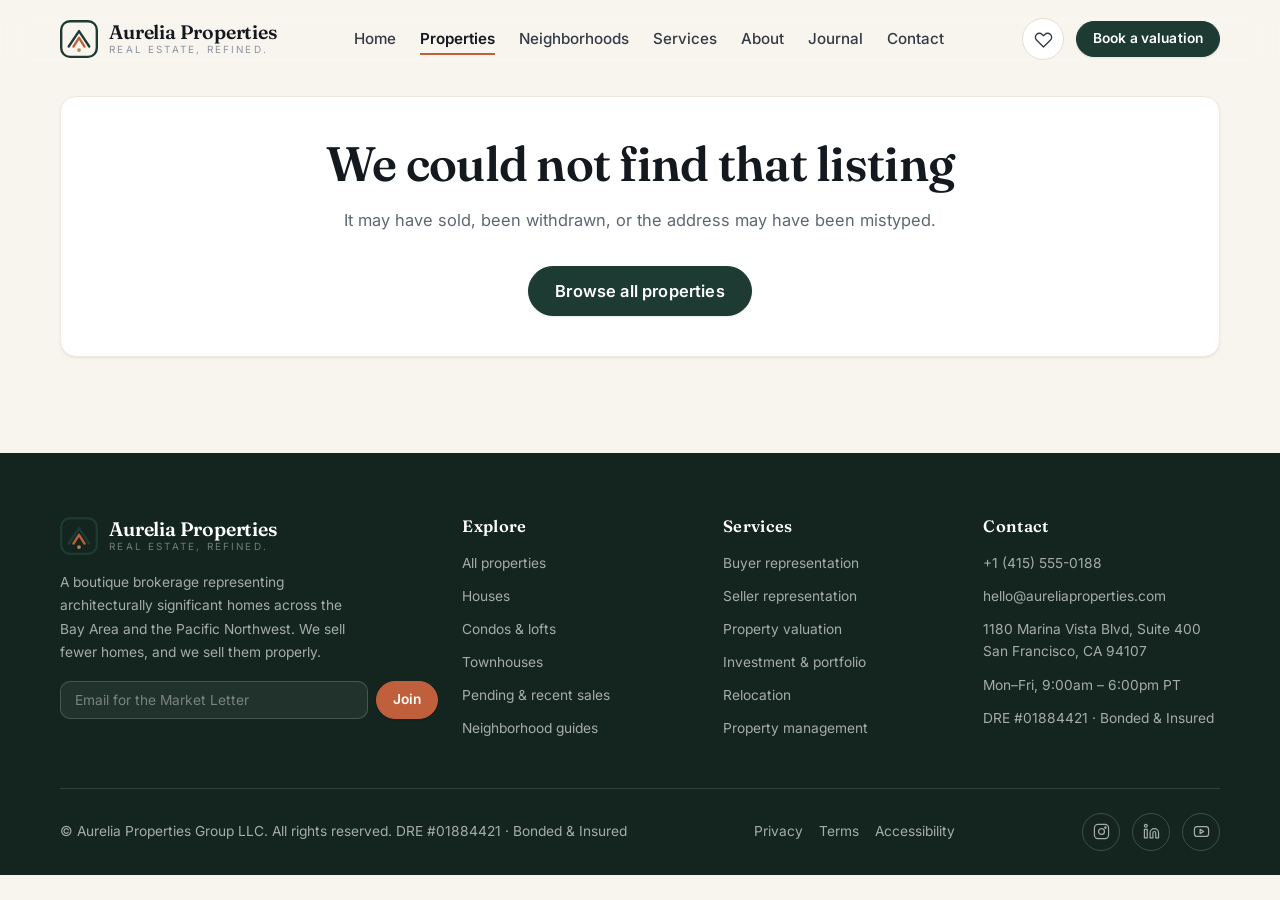
<file: property.html>
<!DOCTYPE html>
<html lang="en">
<head>
  <meta charset="utf-8">
  <meta name="viewport" content="width=device-width, initial-scale=1">
  <title>Listing — Aurelia Properties</title>
  <meta name="description" content="Full details, photography, amenities, schools and a monthly cost estimate for this Aurelia Properties listing.">
  <meta name="theme-color" content="#1d3b33">
  <link rel="canonical" href="https://aureliaproperties.example.com/property.html">

  <meta property="og:type" content="website">
  <meta property="og:site_name" content="Aurelia Properties">
  <meta property="og:title" content="Listing — Aurelia Properties">
  <meta property="og:description" content="Full details, photography, amenities, schools and a monthly cost estimate for this Aurelia Properties listing.">
  <meta property="og:image" content="assets/img/hero.svg">
  <meta name="twitter:card" content="summary_large_image">

  <link rel="icon" href="assets/img/favicon.svg" type="image/svg+xml">
  <link rel="preconnect" href="https://fonts.googleapis.com">
  <link rel="preconnect" href="https://fonts.gstatic.com" crossorigin>
  <link href="https://fonts.googleapis.com/css2?family=Fraunces:opsz,wght@9..144,400;9..144,500;9..144,600;9..144,700&family=Inter:wght@400;500;600;700&display=swap" rel="stylesheet">
  <link rel="stylesheet" href="assets/css/styles.css">
  <noscript><style>[data-reveal]{opacity:1 !important;transform:none !important}</style></noscript>
</head>
<body>
  <a class="skip-link" href="#main">Skip to content</a>
    <header class="header">
      <div class="wrap header__inner">
        <a class="brand" href="index.html">
          <svg class="brand__mark" viewBox="0 0 48 48" fill="none" aria-hidden="true">
  <rect x="1.5" y="1.5" width="45" height="45" rx="11" stroke="#1d3b33" stroke-width="3"/>
  <path d="M11 33.5L24 14l13 19.5" stroke="#1d3b33" stroke-width="3" stroke-linecap="round" stroke-linejoin="round"/>
  <path d="M17 33.5L24 22.5l7 11" stroke="#c05f3c" stroke-width="3" stroke-linecap="round" stroke-linejoin="round"/>
  <circle cx="24" cy="38" r="2.4" fill="#b08a4f"/>
</svg>
          <span class="brand__text">
            <span class="brand__name">Aurelia Properties</span>
            <span class="brand__tag">Real estate, refined.</span>
          </span>
        </a>

        <nav class="nav" aria-label="Primary">
          <ul class="nav__list">
          <li><a class="nav__link" href="index.html">Home</a></li>
          <li><a class="nav__link" href="properties.html" aria-current="page">Properties</a></li>
          <li><a class="nav__link" href="neighborhoods.html">Neighborhoods</a></li>
          <li><a class="nav__link" href="services.html">Services</a></li>
          <li><a class="nav__link" href="about.html">About</a></li>
          <li><a class="nav__link" href="insights.html">Journal</a></li>
          <li><a class="nav__link" href="contact.html">Contact</a></li>
          </ul>
        </nav>

        <div class="header__actions">
          <button class="fav-btn" data-fav-open aria-label="Open my shortlist">
            <svg viewBox="0 0 24 24" fill="none" stroke="currentColor" stroke-width="1.7" stroke-linecap="round" stroke-linejoin="round" aria-hidden="true"><path d="M20.8 5.6a5 5 0 00-7.1 0L12 7.3l-1.7-1.7a5 5 0 10-7.1 7.1L12 21.5l8.8-8.8a5 5 0 000-7.1z"/></svg>
            <span class="fav-btn__count" data-fav-count data-empty="true">0</span>
          </button>
          <a class="btn btn--sm" href="contact.html">Book a valuation</a>
          <button class="burger" aria-expanded="false" aria-label="Open menu" aria-controls="drawer">
            <span></span><span></span><span></span>
          </button>
        </div>
      </div>
    </header>

    <div class="drawer" id="drawer">
      <a href="index.html">Home</a>
      <a href="properties.html">Properties</a>
      <a href="neighborhoods.html">Neighborhoods</a>
      <a href="services.html">Services</a>
      <a href="about.html">About</a>
      <a href="insights.html">Journal</a>
      <a href="contact.html">Contact</a>
      <a class="btn btn--light" href="contact.html">Book a valuation</a>
    </div>

  <main id="main">
    <div data-detail>
      <section class="section section--sm">
        <div class="wrap">
          <nav class="breadcrumb" style="color:var(--ink-4)" aria-label="Breadcrumb">
            <a href="index.html" style="color:var(--ink-3)">Home</a><span>/</span>
            <a href="properties.html" style="color:var(--ink-3)">Properties</a><span>/</span>
            <span style="color:var(--ink-4)">Listing</span>
          </nav>
          <div class="detail-head mb-0" data-detail-head></div>
        </div>
      </section>

      <section class="section-sm" style="padding-top:0">
        <div class="wrap">
          <div class="gallery" data-gallery></div>
        </div>
      </section>

      <section class="section-sm" style="padding-top:0">
        <div class="wrap">
          <div class="spec-grid" data-detail-specs></div>
        </div>
      </section>

      <section class="section-sm" style="padding-top:0">
        <div class="wrap">
          <div class="grid-wide">
            <div>
              <span class="eyebrow">The property</span>
              <div data-detail-description></div>

              <h3 class="mt-7">Features and finishes</h3>
              <ul class="amenity-grid" data-detail-amenities></ul>

              <h3 class="mt-7">At a glance</h3>
              <div class="chips-row" data-detail-features></div>

              <h3 class="mt-7">Nearby schools</h3>
              <ul class="amenity-grid" data-detail-schools></ul>
            </div>

            <aside class="stack-lg">
              <div class="panel">
                <div class="agent-card" data-detail-agent></div>
              </div>

              <div class="panel" id="detail-enquiry">
                <h3 class="mb-0">Request a viewing</h3>
                <p class="tiny muted">We reply within one business day, and we will confirm a time that suits you.</p>
                <form class="form" data-validate novalidate>
                  <input type="hidden" name="property" data-enquiry-id>
                  <div class="field">
                    <label for="e-name">Full name <span class="req">*</span></label>
                    <input id="e-name" name="name" type="text" required autocomplete="name">
                    <span class="field__error"></span>
                  </div>
                  <div class="field">
                    <label for="e-email">Email <span class="req">*</span></label>
                    <input id="e-email" name="email" type="email" required autocomplete="email">
                    <span class="field__error"></span>
                  </div>
                  <div class="field">
                    <label for="e-phone">Phone</label>
                    <input id="e-phone" name="phone" type="tel" autocomplete="tel">
                    <span class="field__error"></span>
                  </div>
                  <div class="field">
                    <label for="e-property">Property</label>
                    <input id="e-property" name="subject" type="text" data-enquiry-property readonly>
                    <span class="field__error"></span>
                  </div>
                  <div class="field">
                    <label for="e-message">Message</label>
                    <textarea id="e-message" name="message" rows="4" placeholder="Tell us when you would like to view the property."></textarea>
                    <span class="field__error"></span>
                  </div>
                  <label class="check">
                    <input type="checkbox" name="consent" required>
                    <span>I agree to be contacted about this property and understand my details will be held by Aurelia Properties.</span>
                  </label>
                  <button class="btn btn--block" type="submit">Request viewing</button>
                  <div class="form__status" role="status"></div>
                </form>
              </div>

              <div class="panel" data-calc>
                <h3 class="mb-0">Monthly cost estimate</h3>
                <p class="tiny muted">Principal, interest, property tax and insurance at 6.4% over 30 years.</p>
                <div class="calc mt-4">
                  <div class="calc__inputs">
                    <div class="field">
                      <label for="c-price">Purchase price</label>
                      <input id="c-price" type="number" step="25000" min="0" data-calc-price>
                      <span class="field__error"></span>
                    </div>
                    <div class="field">
                      <label for="c-down">Down payment</label>
                      <input id="c-down" type="number" step="25000" min="0" data-calc-down>
                      <span class="field__error"></span>
                    </div>
                    <div class="field">
                      <label for="c-downpct">Down payment %</label>
                      <input id="c-downpct" type="range" min="5" max="60" step="1" value="20" data-calc-down-pct>
                      <span class="field__error"></span>
                    </div>
                    <div class="field">
                      <label for="c-rate">Interest rate %</label>
                      <input id="c-rate" type="number" step="0.05" min="0" max="20" value="6.4" data-calc-rate>
                      <span class="field__error"></span>
                    </div>
                    <div class="field">
                      <label for="c-term">Term (years)</label>
                      <select id="c-term" data-calc-term>
                        <option value="30">30 years</option>
                        <option value="20">20 years</option>
                        <option value="15">15 years</option>
                      </select>
                      <span class="field__error"></span>
                    </div>
                    <div class="field">
                      <label for="c-tax">Property tax %</label>
                      <input id="c-tax" type="number" step="0.1" min="0" max="5" value="1.2" data-calc-tax>
                      <span class="field__error"></span>
                    </div>
                    <div class="field">
                      <label for="c-ins">Insurance %</label>
                      <input id="c-ins" type="number" step="0.1" min="0" max="5" value="0.35" data-calc-ins>
                      <span class="field__error"></span>
                    </div>
                  </div>
                  <div class="calc__out">
                    <div class="calc__row"><span>Purchase price</span><b data-out-principal>$0</b></div>
                    <div class="calc__row"><span>Total interest over term</span><b data-out-interest>$0</b></div>
                    <div class="calc__row"><span>Annual property tax</span><b data-out-tax>$0</b></div>
                    <div class="calc__row"><span>Annual insurance</span><b data-out-insurance>$0</b></div>
                    <div class="calc__total">
                      <span>Est. monthly</span>
                      <b data-out-total>$0</b>
                    </div>
                    <p class="tiny" style="color:rgba(255,255,255,.6);margin-top:var(--sp-3)" data-out-rate></p>
                  </div>
                </div>
              </div>

              <div class="panel panel--sand">
                <h4 class="mb-0">A note on accuracy</h4>
                <p class="tiny muted mt-4">Figures are an estimate for planning purposes only and do not constitute a loan offer. Property tax is a modelled estimate and will vary by assessment. Confirm current rates with your lender.</p>
              </div>
            </aside>
          </div>
        </div>
      </section>

      <section class="section section--sand">
        <div class="wrap">
          <div class="section-head">
            <span class="eyebrow">You may also like</span>
            <h2>Similar properties</h2>
          </div>
          <div class="prop-grid" data-similar></div>
        </div>
      </section>
    </div>

    <div class="wrap" data-detail-missing hidden>
      <section class="section">
        <div class="panel text-c">
          <h2>We could not find that listing</h2>
          <p class="muted">It may have sold, been withdrawn, or the address may have been mistyped.</p>
          <a class="btn mt-4" href="properties.html">Browse all properties</a>
        </div>
      </section>
    </div>

  </main>
    <footer class="footer">
      <div class="wrap">
        <div class="footer__top">
          <div>
            <a class="brand" href="index.html">
              <svg class="brand__mark" viewBox="0 0 48 48" fill="none" aria-hidden="true">
  <rect x="1.5" y="1.5" width="45" height="45" rx="11" stroke="#1d3b33" stroke-width="3"/>
  <path d="M11 33.5L24 14l13 19.5" stroke="#1d3b33" stroke-width="3" stroke-linecap="round" stroke-linejoin="round"/>
  <path d="M17 33.5L24 22.5l7 11" stroke="#c05f3c" stroke-width="3" stroke-linecap="round" stroke-linejoin="round"/>
  <circle cx="24" cy="38" r="2.4" fill="#b08a4f"/>
</svg>
              <span class="brand__text">
                <span class="brand__name">Aurelia Properties</span>
                <span class="brand__tag">Real estate, refined.</span>
              </span>
            </a>
            <p class="footer__brand">A boutique brokerage representing architecturally significant homes across the Bay Area and the Pacific Northwest. We sell fewer homes, and we sell them properly.</p>
            <form class="newsletter" data-newsletter novalidate>
              <label class="visually-hidden" for="nl-email">Email address</label>
              <input id="nl-email" type="email" name="email" placeholder="Email for the Market Letter" autocomplete="email">
              <button class="btn btn--sm btn--clay" type="submit">Join</button>
            </form>
          </div>

          <div>
            <h4>Explore</h4>
            <ul>
              <li><a href="properties.html">All properties</a></li>
              <li><a href="properties.html?type=house">Houses</a></li>
              <li><a href="properties.html?type=condo">Condos &amp; lofts</a></li>
              <li><a href="properties.html?type=townhouse">Townhouses</a></li>
              <li><a href="properties.html?status=pending">Pending &amp; recent sales</a></li>
              <li><a href="neighborhoods.html">Neighborhood guides</a></li>
            </ul>
          </div>

          <div>
            <h4>Services</h4>
            <ul>
              <li><a href="services.html#service-buying">Buyer representation</a></li>
              <li><a href="services.html#service-selling">Seller representation</a></li>
              <li><a href="services.html#service-valuation">Property valuation</a></li>
              <li><a href="services.html#service-investment">Investment &amp; portfolio</a></li>
              <li><a href="services.html#service-relocation">Relocation</a></li>
              <li><a href="services.html#service-management">Property management</a></li>
            </ul>
          </div>

          <div>
            <h4>Contact</h4>
            <ul>
              <li><a href="tel:+14155550188">+1 (415) 555-0188</a></li>
              <li><a href="mailto:hello@aureliaproperties.com">hello@aureliaproperties.com</a></li>
              <li>1180 Marina Vista Blvd, Suite 400<br>San Francisco, CA 94107</li>
              <li>Mon–Fri, 9:00am – 6:00pm PT</li>
              <li>DRE #01884421 · Bonded & Insured</li>
            </ul>
          </div>
        </div>

        <div class="footer__bottom">
          <span>&copy; Aurelia Properties Group LLC. All rights reserved. DRE #01884421 · Bonded & Insured</span>
          <div class="flex gap-4 items-center flex-wrap">
            <a href="legal.html#privacy">Privacy</a>
            <a href="legal.html#terms">Terms</a>
            <span>Accessibility</span>
          </div>
          <div class="socials">
            <a href="#" aria-label="Aurelia Properties on Instagram">
              <svg viewBox="0 0 24 24" fill="none" stroke="currentColor" stroke-width="1.7" stroke-linecap="round" stroke-linejoin="round" aria-hidden="true"><rect x="2" y="2" width="20" height="20" rx="5"/><circle cx="12" cy="12" r="4.2"/><circle cx="17.5" cy="6.5" r="1"/></svg>
            </a>
            <a href="#" aria-label="Aurelia Properties on LinkedIn">
              <svg viewBox="0 0 24 24" fill="none" stroke="currentColor" stroke-width="1.7" stroke-linecap="round" stroke-linejoin="round" aria-hidden="true"><path d="M16 8a6 6 0 016 6v7h-4v-7a2 2 0 00-4 0v7h-4v-7a6 6 0 016-6z"/><rect x="2" y="9" width="4" height="12"/><circle cx="4" cy="4" r="2"/></svg>
            </a>
            <a href="#" aria-label="Aurelia Properties on YouTube">
              <svg viewBox="0 0 24 24" fill="none" stroke="currentColor" stroke-width="1.7" stroke-linecap="round" stroke-linejoin="round" aria-hidden="true"><rect x="2" y="5" width="20" height="14" rx="4"/><path d="M10 9l5 3-5 3z"/></svg>
            </a>
          </div>
        </div>
      </div>
    </footer>

  <script src="assets/js/data.js"></script>
  <script src="assets/js/main.js"></script>
  <script src="assets/js/properties.js"></script>
</body>
</html>
</file>
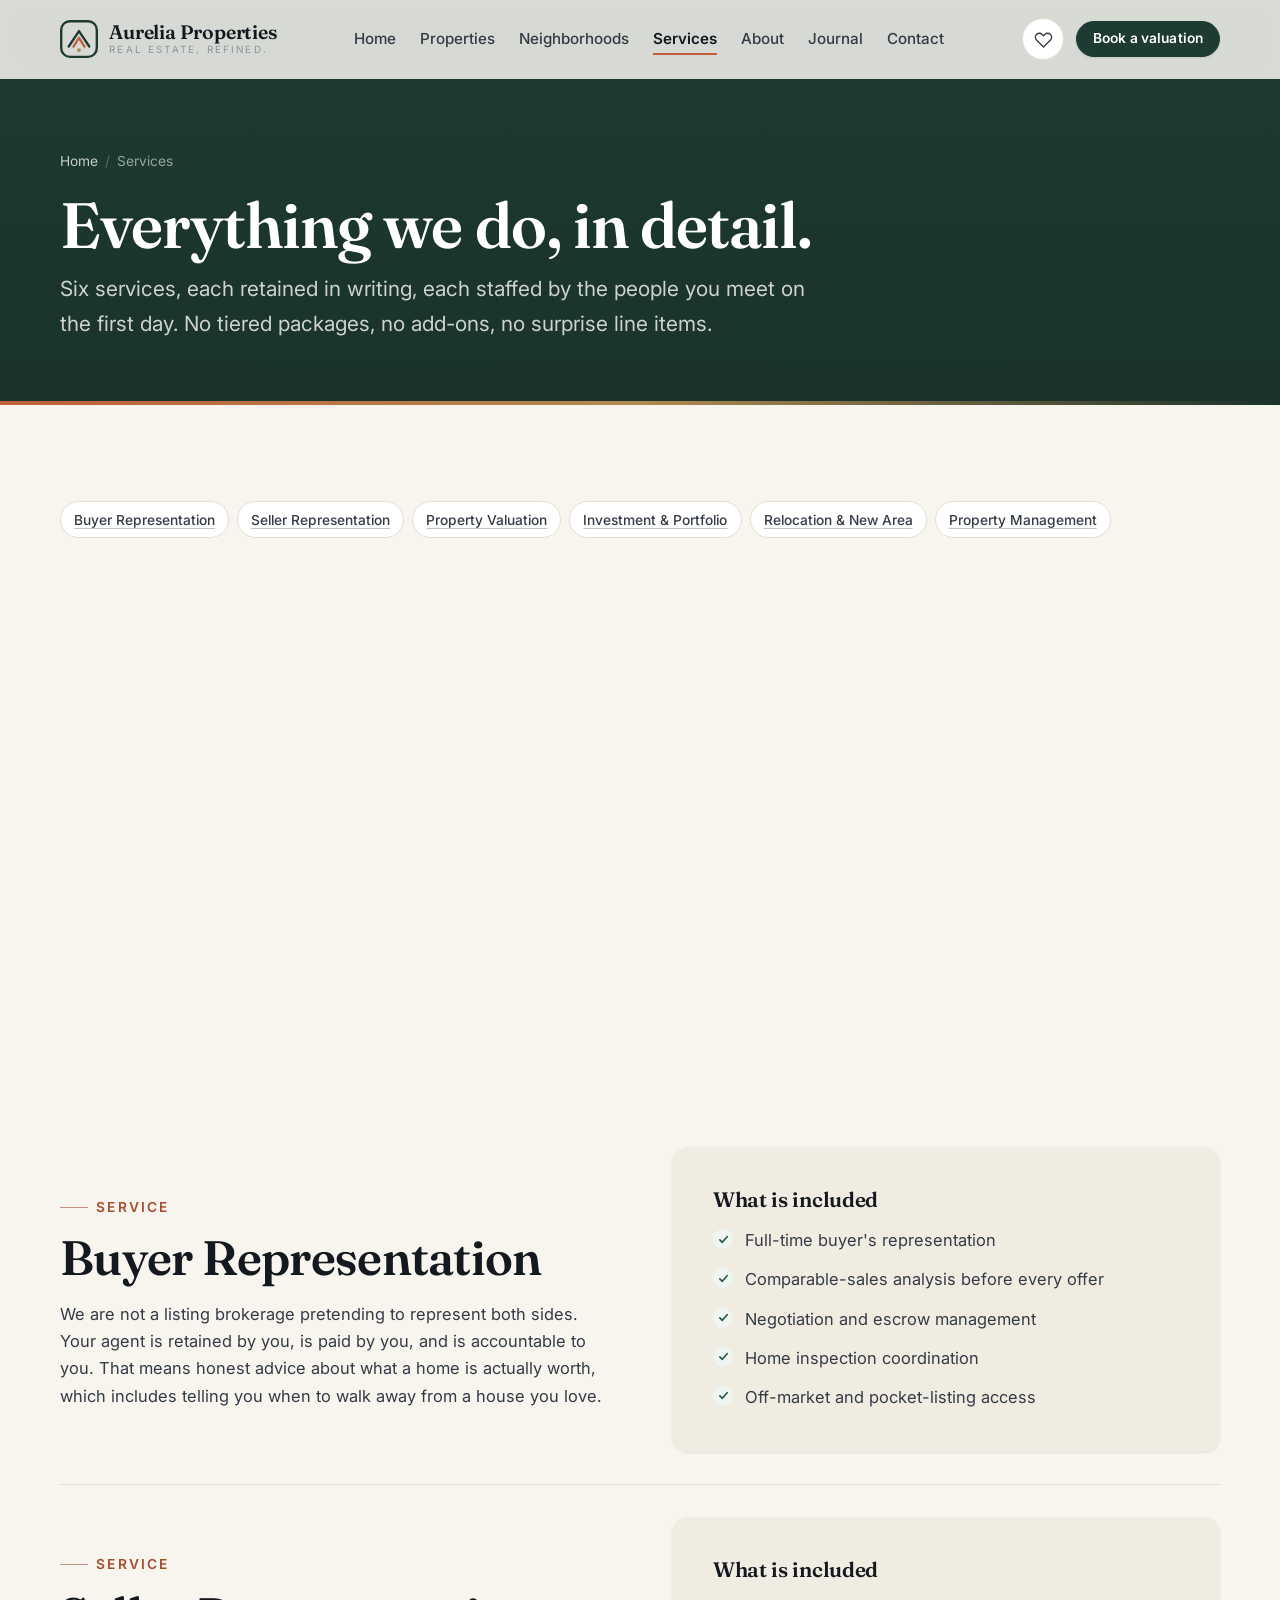
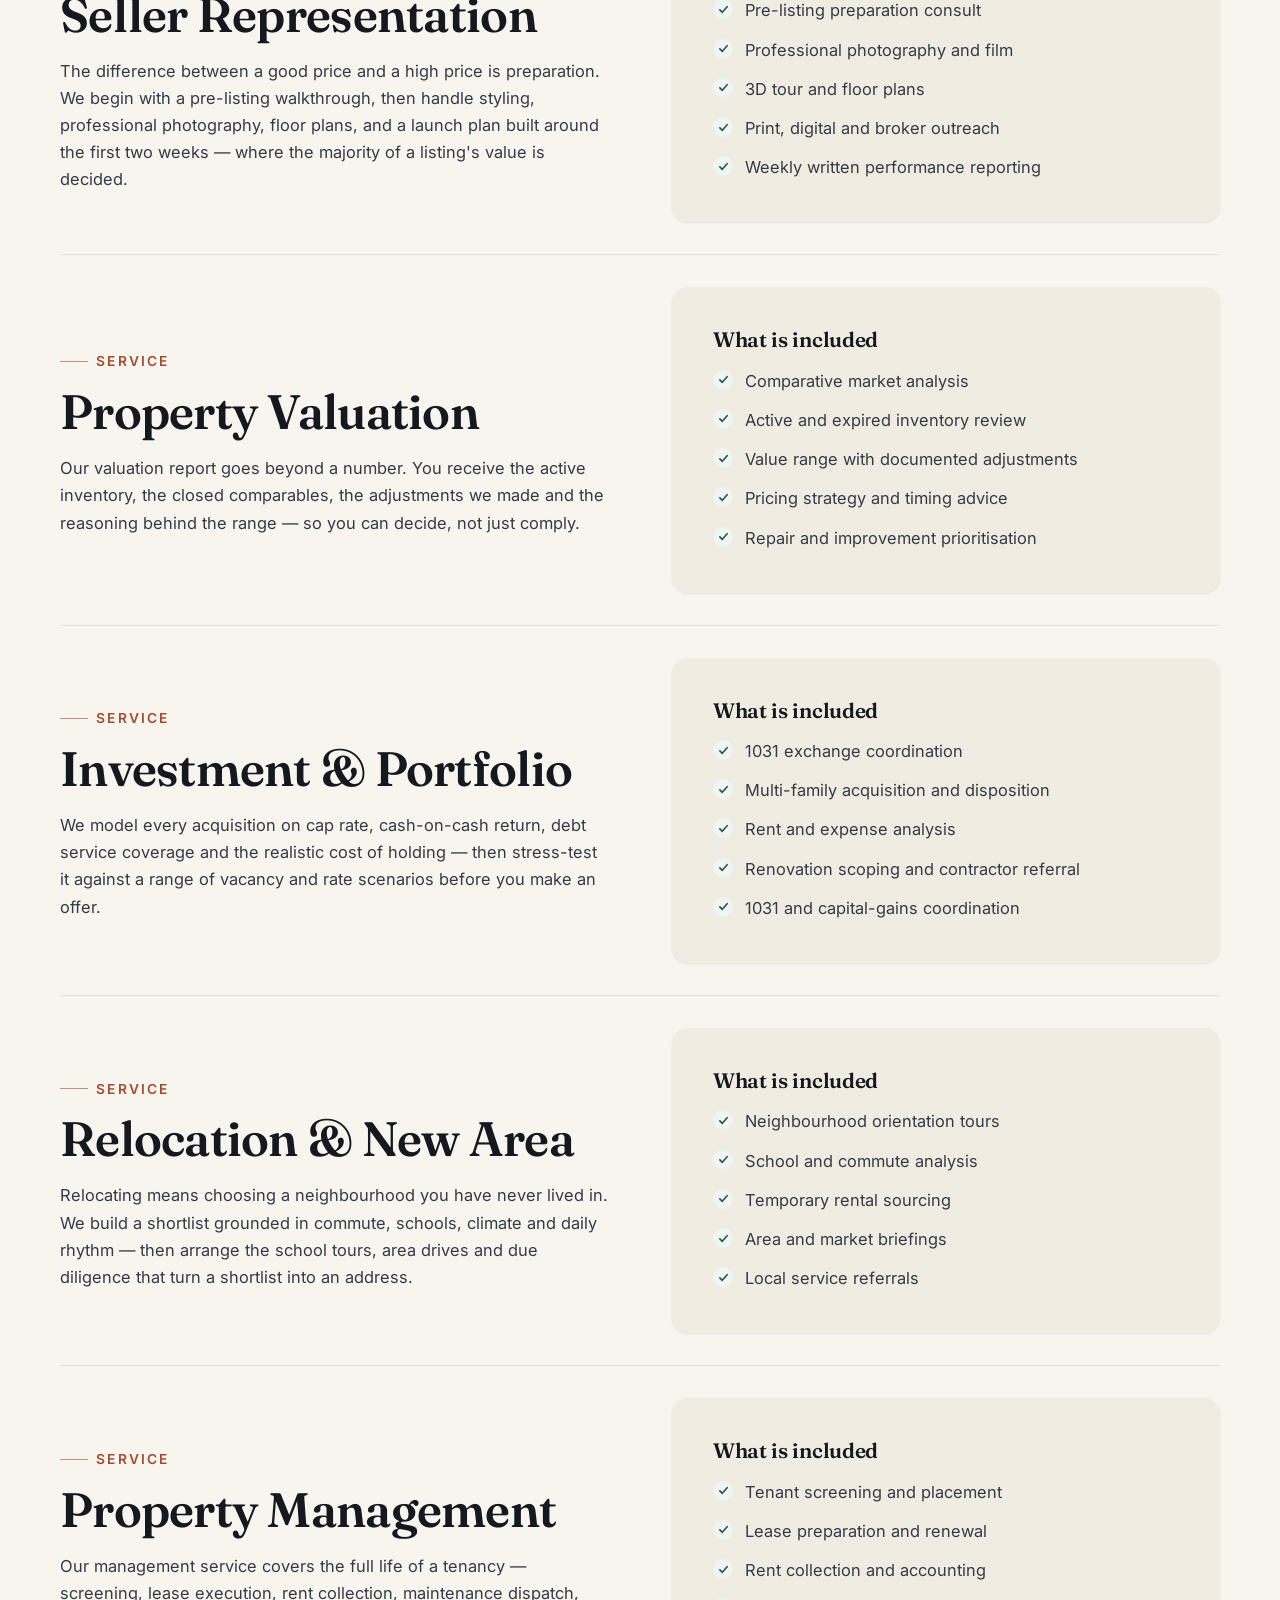
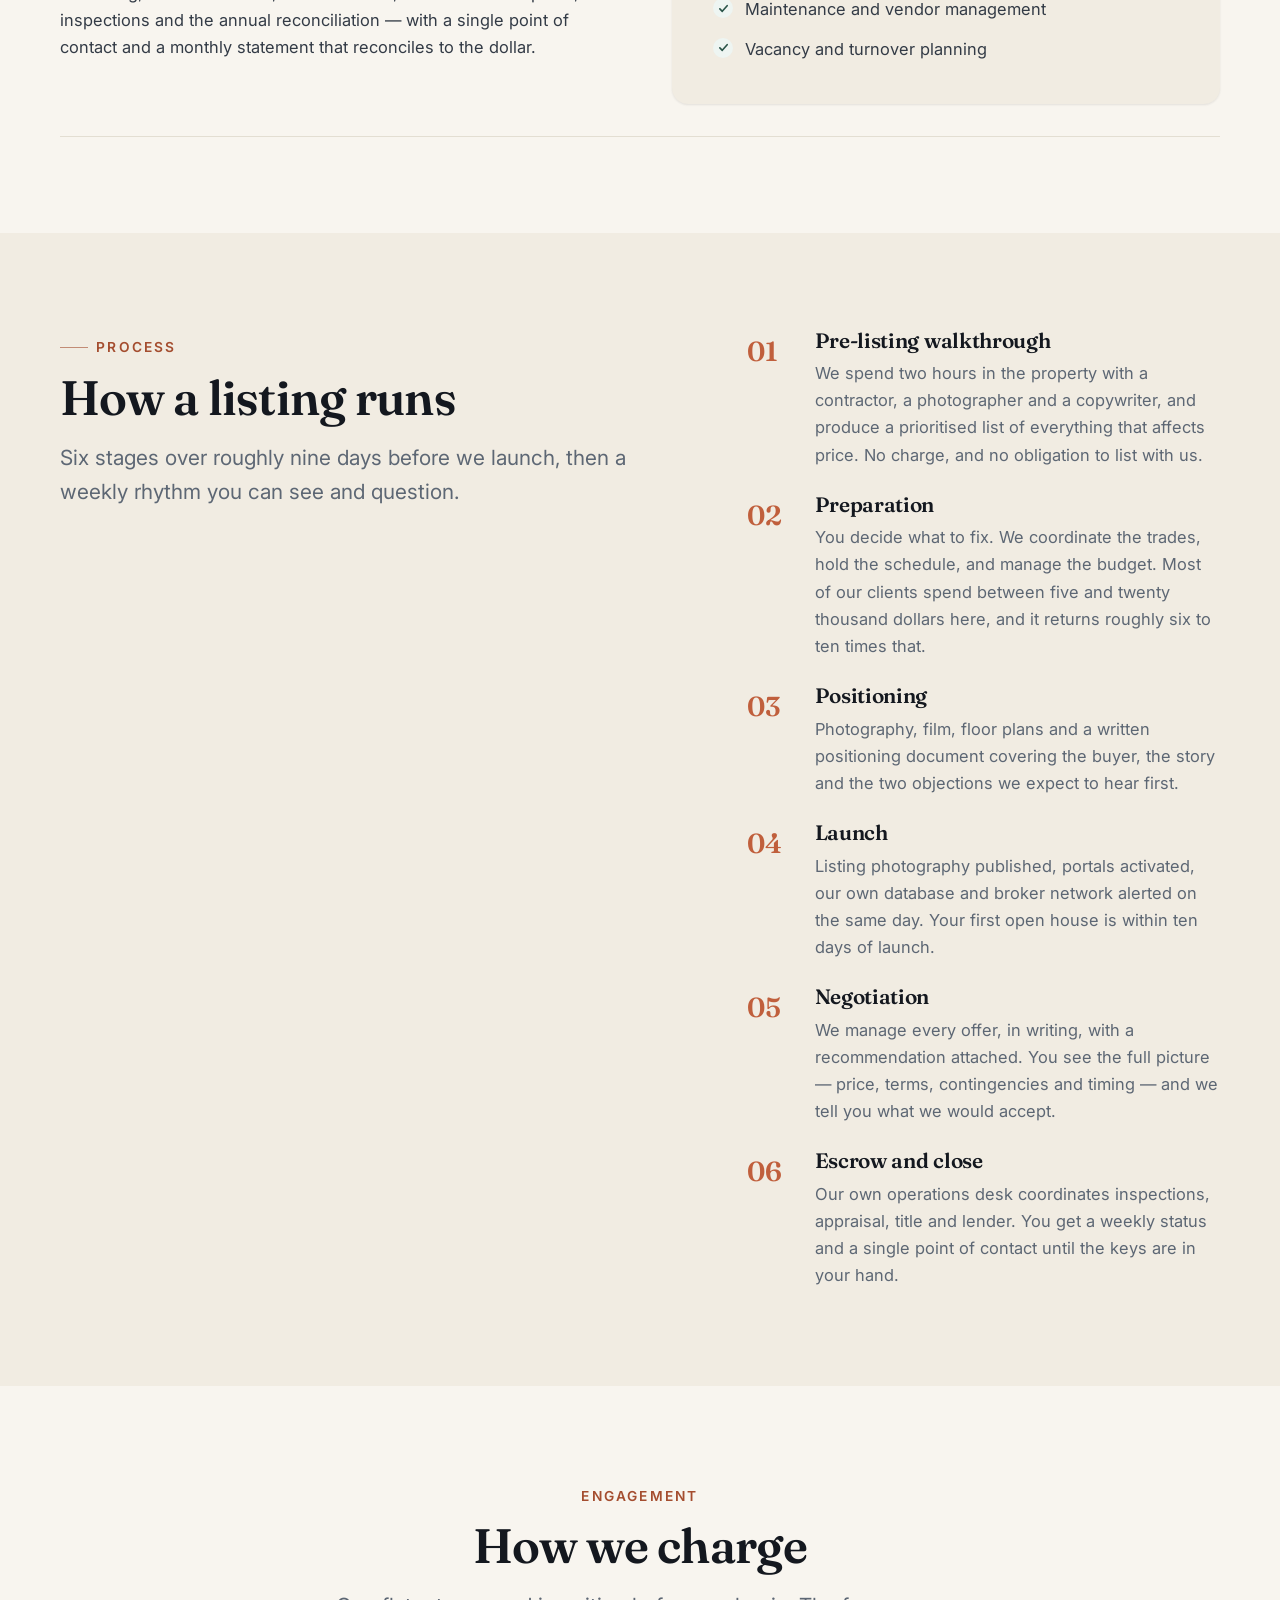
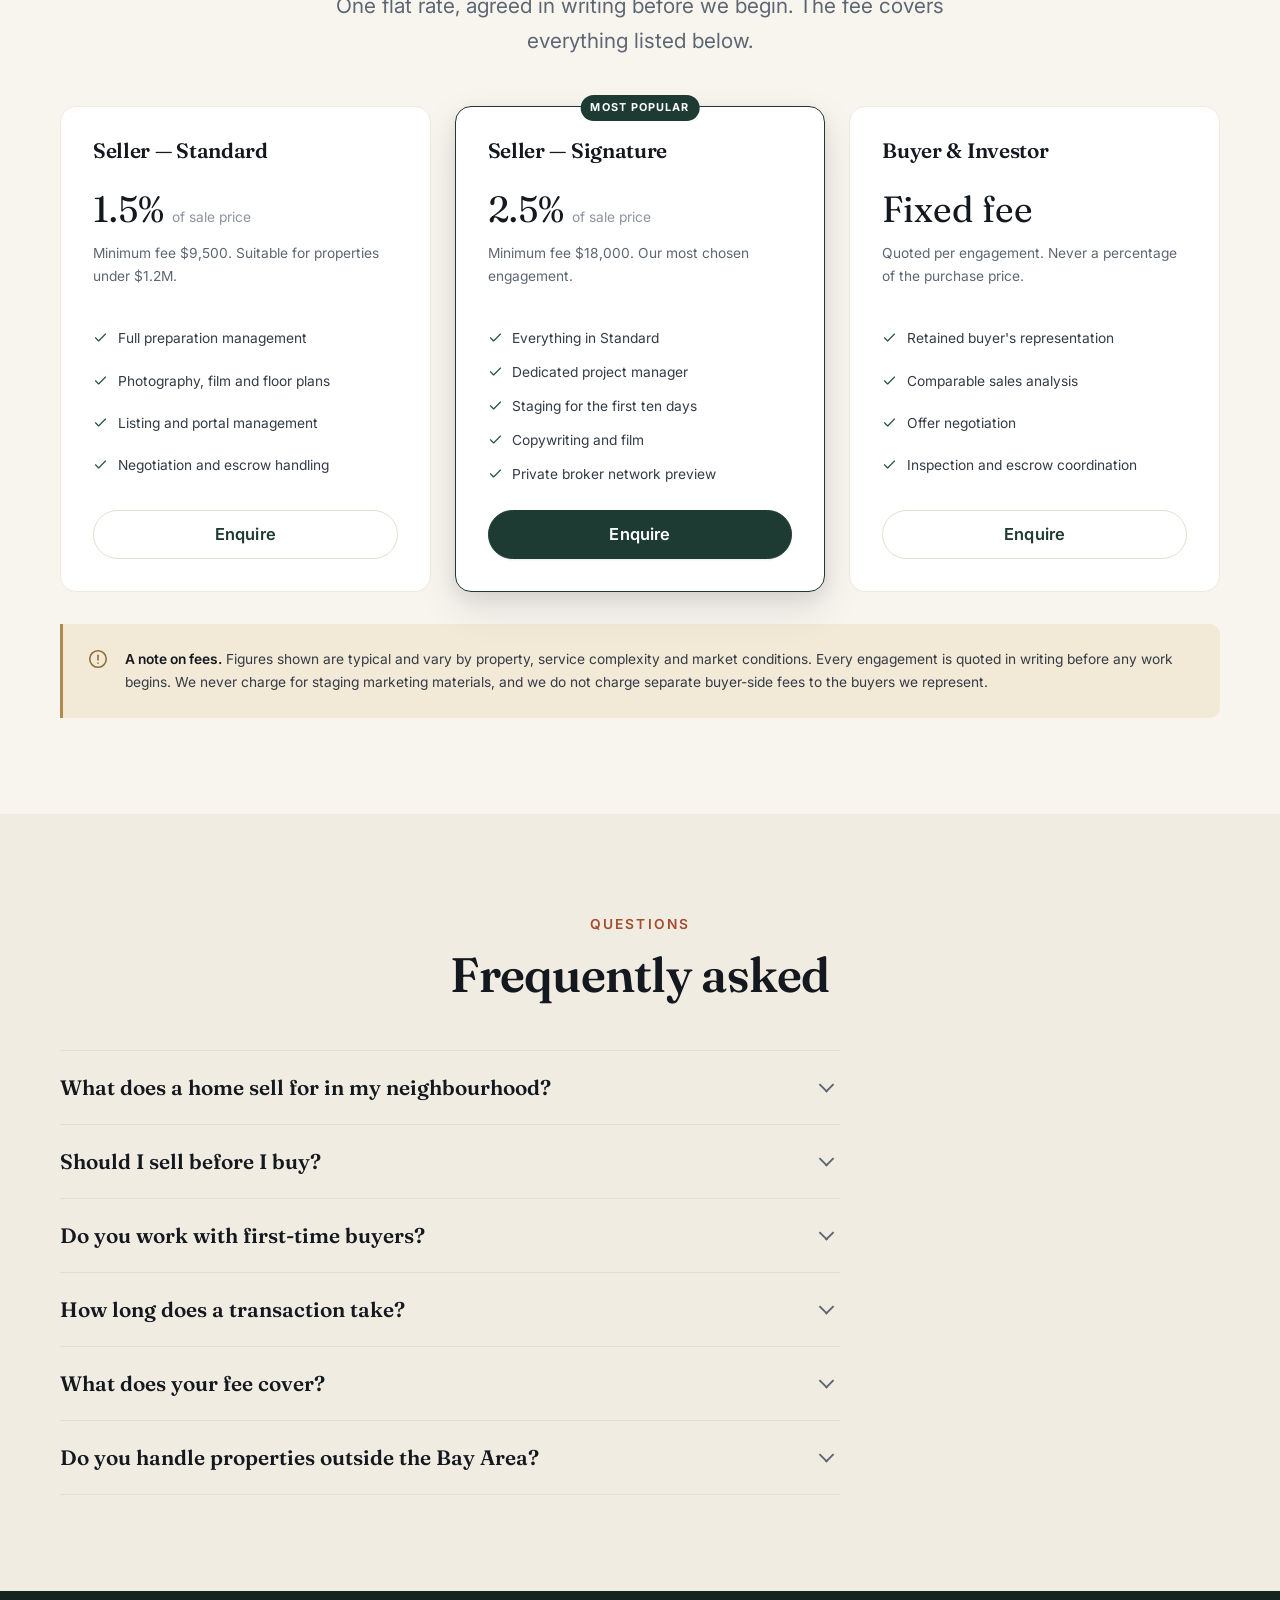
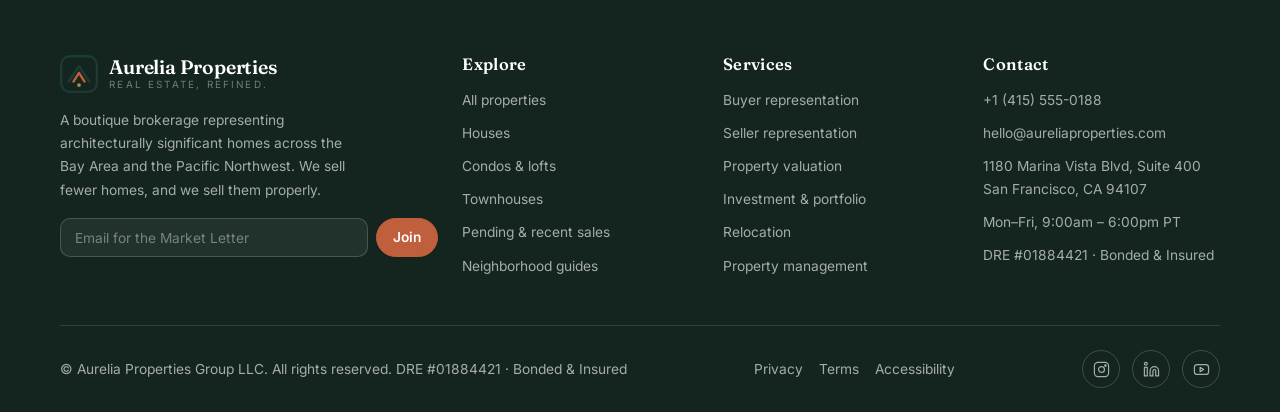
<file: services.html>
<!DOCTYPE html>
<html lang="en">
<head>
  <meta charset="utf-8">
  <meta name="viewport" content="width=device-width, initial-scale=1">
  <title>Services — Aurelia Properties</title>
  <meta name="description" content="Buyer and seller representation, property valuation, investment advice, relocation and property management. Every engagement retained in writing, with a flat fee agreed before work begins.">
  <meta name="theme-color" content="#1d3b33">
  <link rel="canonical" href="https://aureliaproperties.example.com/services.html">

  <meta property="og:type" content="website">
  <meta property="og:site_name" content="Aurelia Properties">
  <meta property="og:title" content="Services — Aurelia Properties">
  <meta property="og:description" content="Buyer and seller representation, property valuation, investment advice, relocation and property management. Every engagement retained in writing, with a flat fee agreed before work begins.">
  <meta property="og:image" content="assets/img/hero.svg">
  <meta name="twitter:card" content="summary_large_image">

  <link rel="icon" href="assets/img/favicon.svg" type="image/svg+xml">
  <link rel="preconnect" href="https://fonts.googleapis.com">
  <link rel="preconnect" href="https://fonts.gstatic.com" crossorigin>
  <link href="https://fonts.googleapis.com/css2?family=Fraunces:opsz,wght@9..144,400;9..144,500;9..144,600;9..144,700&family=Inter:wght@400;500;600;700&display=swap" rel="stylesheet">
  <link rel="stylesheet" href="assets/css/styles.css">
  <noscript><style>[data-reveal]{opacity:1 !important;transform:none !important}</style></noscript>
</head>
<body>
  <a class="skip-link" href="#main">Skip to content</a>
    <header class="header">
      <div class="wrap header__inner">
        <a class="brand" href="index.html">
          <svg class="brand__mark" viewBox="0 0 48 48" fill="none" aria-hidden="true">
  <rect x="1.5" y="1.5" width="45" height="45" rx="11" stroke="#1d3b33" stroke-width="3"/>
  <path d="M11 33.5L24 14l13 19.5" stroke="#1d3b33" stroke-width="3" stroke-linecap="round" stroke-linejoin="round"/>
  <path d="M17 33.5L24 22.5l7 11" stroke="#c05f3c" stroke-width="3" stroke-linecap="round" stroke-linejoin="round"/>
  <circle cx="24" cy="38" r="2.4" fill="#b08a4f"/>
</svg>
          <span class="brand__text">
            <span class="brand__name">Aurelia Properties</span>
            <span class="brand__tag">Real estate, refined.</span>
          </span>
        </a>

        <nav class="nav" aria-label="Primary">
          <ul class="nav__list">
          <li><a class="nav__link" href="index.html">Home</a></li>
          <li><a class="nav__link" href="properties.html">Properties</a></li>
          <li><a class="nav__link" href="neighborhoods.html">Neighborhoods</a></li>
          <li><a class="nav__link" href="services.html" aria-current="page">Services</a></li>
          <li><a class="nav__link" href="about.html">About</a></li>
          <li><a class="nav__link" href="insights.html">Journal</a></li>
          <li><a class="nav__link" href="contact.html">Contact</a></li>
          </ul>
        </nav>

        <div class="header__actions">
          <button class="fav-btn" data-fav-open aria-label="Open my shortlist">
            <svg viewBox="0 0 24 24" fill="none" stroke="currentColor" stroke-width="1.7" stroke-linecap="round" stroke-linejoin="round" aria-hidden="true"><path d="M20.8 5.6a5 5 0 00-7.1 0L12 7.3l-1.7-1.7a5 5 0 10-7.1 7.1L12 21.5l8.8-8.8a5 5 0 000-7.1z"/></svg>
            <span class="fav-btn__count" data-fav-count data-empty="true">0</span>
          </button>
          <a class="btn btn--sm" href="contact.html">Book a valuation</a>
          <button class="burger" aria-expanded="false" aria-label="Open menu" aria-controls="drawer">
            <span></span><span></span><span></span>
          </button>
        </div>
      </div>
    </header>

    <div class="drawer" id="drawer">
      <a href="index.html">Home</a>
      <a href="properties.html">Properties</a>
      <a href="neighborhoods.html">Neighborhoods</a>
      <a href="services.html">Services</a>
      <a href="about.html">About</a>
      <a href="insights.html">Journal</a>
      <a href="contact.html">Contact</a>
      <a class="btn btn--light" href="contact.html">Book a valuation</a>
    </div>

  <main id="main">
    <section class="page-head">
      <div class="wrap">
        <nav class="breadcrumb" aria-label="Breadcrumb">
          <a href="index.html">Home</a><span>/</span>Services
        </nav>
        <h1>Everything we do, in detail.</h1>
        <p>Six services, each retained in writing, each staffed by the people you meet on the first day. No tiered packages, no add-ons, no surprise line items.</p>
      </div>
    </section>

    <section class="section">
      <div class="wrap">
        <div class="chips-row mb-0" data-services-nav></div>
        <div class="grid grid-3 mt-6" data-services></div>
      </div>
    </section>

    <section class="section" style="padding-top:0">
      <div class="wrap">
        <div data-services-body></div>
      </div>
    </section>

    <section class="section section--sand">
      <div class="wrap">
        <div class="grid-wide" style="align-items:start">
          <div>
            <span class="eyebrow">Process</span>
            <h2>How a listing runs</h2>
            <p class="lede">Six stages over roughly nine days before we launch, then a weekly rhythm you can see and question.</p>
          </div>
          <div class="steps">
            <div class="step">
              <h3>Pre-listing walkthrough</h3>
              <p>We spend two hours in the property with a contractor, a photographer and a copywriter, and produce a prioritised list of everything that affects price. No charge, and no obligation to list with us.</p>
            </div>
            <div class="step">
              <h3>Preparation</h3>
              <p>You decide what to fix. We coordinate the trades, hold the schedule, and manage the budget. Most of our clients spend between five and twenty thousand dollars here, and it returns roughly six to ten times that.</p>
            </div>
            <div class="step">
              <h3>Positioning</h3>
              <p>Photography, film, floor plans and a written positioning document covering the buyer, the story and the two objections we expect to hear first.</p>
            </div>
            <div class="step">
              <h3>Launch</h3>
              <p>Listing photography published, portals activated, our own database and broker network alerted on the same day. Your first open house is within ten days of launch.</p>
            </div>
            <div class="step">
              <h3>Negotiation</h3>
              <p>We manage every offer, in writing, with a recommendation attached. You see the full picture — price, terms, contingencies and timing — and we tell you what we would accept.</p>
            </div>
            <div class="step">
              <h3>Escrow and close</h3>
              <p>Our own operations desk coordinates inspections, appraisal, title and lender. You get a weekly status and a single point of contact until the keys are in your hand.</p>
            </div>
          </div>
        </div>
      </div>
    </section>

    <section class="section">
      <div class="wrap">
        <div class="section-head section-head--center">
          <span class="eyebrow">Engagement</span>
          <h2>How we charge</h2>
          <p>One flat rate, agreed in writing before we begin. The fee covers everything listed below.</p>
        </div>
        <div class="pricing">
          <div class="price-card">
            <h3>Seller — Standard</h3>
            <div class="price-card__price">1.5% <small>of sale price</small></div>
            <p class="tiny muted">Minimum fee $9,500. Suitable for properties under $1.2M.</p>
            <ul>
              <li><svg viewBox="0 0 24 24" fill="none" stroke="currentColor" stroke-width="2" stroke-linecap="round" stroke-linejoin="round"><path d="M4 12.5l5 5L20 6.5"/></svg> Full preparation management</li>
              <li><svg viewBox="0 0 24 24" fill="none" stroke="currentColor" stroke-width="2" stroke-linecap="round" stroke-linejoin="round"><path d="M4 12.5l5 5L20 6.5"/></svg> Photography, film and floor plans</li>
              <li><svg viewBox="0 0 24 24" fill="none" stroke="currentColor" stroke-width="2" stroke-linecap="round" stroke-linejoin="round"><path d="M4 12.5l5 5L20 6.5"/></svg> Listing and portal management</li>
              <li><svg viewBox="0 0 24 24" fill="none" stroke="currentColor" stroke-width="2" stroke-linecap="round" stroke-linejoin="round"><path d="M4 12.5l5 5L20 6.5"/></svg> Negotiation and escrow handling</li>
            </ul>
            <a class="btn btn--ghost btn--block" href="contact.html">Enquire</a>
          </div>

          <div class="price-card price-card--featured">
            <h3>Seller — Signature</h3>
            <div class="price-card__price">2.5% <small>of sale price</small></div>
            <p class="tiny muted">Minimum fee $18,000. Our most chosen engagement.</p>
            <ul>
              <li><svg viewBox="0 0 24 24" fill="none" stroke="currentColor" stroke-width="2" stroke-linecap="round" stroke-linejoin="round"><path d="M4 12.5l5 5L20 6.5"/></svg> Everything in Standard</li>
              <li><svg viewBox="0 0 24 24" fill="none" stroke="currentColor" stroke-width="2" stroke-linecap="round" stroke-linejoin="round"><path d="M4 12.5l5 5L20 6.5"/></svg> Dedicated project manager</li>
              <li><svg viewBox="0 0 24 24" fill="none" stroke="currentColor" stroke-width="2" stroke-linecap="round" stroke-linejoin="round"><path d="M4 12.5l5 5L20 6.5"/></svg> Staging for the first ten days</li>
              <li><svg viewBox="0 0 24 24" fill="none" stroke="currentColor" stroke-width="2" stroke-linecap="round" stroke-linejoin="round"><path d="M4 12.5l5 5L20 6.5"/></svg> Copywriting and film</li>
              <li><svg viewBox="0 0 24 24" fill="none" stroke="currentColor" stroke-width="2" stroke-linecap="round" stroke-linejoin="round"><path d="M4 12.5l5 5L20 6.5"/></svg> Private broker network preview</li>
            </ul>
            <a class="btn btn--block" href="contact.html">Enquire</a>
          </div>

          <div class="price-card">
            <h3>Buyer &amp; Investor</h3>
            <div class="price-card__price">Fixed fee</div>
            <p class="tiny muted">Quoted per engagement. Never a percentage of the purchase price.</p>
            <ul>
              <li><svg viewBox="0 0 24 24" fill="none" stroke="currentColor" stroke-width="2" stroke-linecap="round" stroke-linejoin="round"><path d="M4 12.5l5 5L20 6.5"/></svg> Retained buyer's representation</li>
              <li><svg viewBox="0 0 24 24" fill="none" stroke="currentColor" stroke-width="2" stroke-linecap="round" stroke-linejoin="round"><path d="M4 12.5l5 5L20 6.5"/></svg> Comparable sales analysis</li>
              <li><svg viewBox="0 0 24 24" fill="none" stroke="currentColor" stroke-width="2" stroke-linecap="round" stroke-linejoin="round"><path d="M4 12.5l5 5L20 6.5"/></svg> Offer negotiation</li>
              <li><svg viewBox="0 0 24 24" fill="none" stroke="currentColor" stroke-width="2" stroke-linecap="round" stroke-linejoin="round"><path d="M4 12.5l5 5L20 6.5"/></svg> Inspection and escrow coordination</li>
            </ul>
            <a class="btn btn--ghost btn--block" href="contact.html">Enquire</a>
          </div>
        </div>

        <div class="notice mt-6">
          <svg viewBox="0 0 24 24" fill="none" stroke="currentColor" stroke-width="1.7" stroke-linecap="round" stroke-linejoin="round"><circle cx="12" cy="12" r="9"/><path d="M12 8v5"/><path d="M12 16.5h.01"/></svg>
          <p><strong>A note on fees.</strong> Figures shown are typical and vary by property, service complexity and market conditions. Every engagement is quoted in writing before any work begins. We never charge for staging marketing materials, and we do not charge separate buyer-side fees to the buyers we represent.</p>
        </div>
      </div>
    </section>

    <section class="section section--sand">
      <div class="wrap">
        <div class="section-head section-head--center">
          <span class="eyebrow">Questions</span>
          <h2>Frequently asked</h2>
        </div>
        <div class="acc wrap-narrow mx-auto" data-faqs></div>
      </div>
    </section>

  </main>
    <footer class="footer">
      <div class="wrap">
        <div class="footer__top">
          <div>
            <a class="brand" href="index.html">
              <svg class="brand__mark" viewBox="0 0 48 48" fill="none" aria-hidden="true">
  <rect x="1.5" y="1.5" width="45" height="45" rx="11" stroke="#1d3b33" stroke-width="3"/>
  <path d="M11 33.5L24 14l13 19.5" stroke="#1d3b33" stroke-width="3" stroke-linecap="round" stroke-linejoin="round"/>
  <path d="M17 33.5L24 22.5l7 11" stroke="#c05f3c" stroke-width="3" stroke-linecap="round" stroke-linejoin="round"/>
  <circle cx="24" cy="38" r="2.4" fill="#b08a4f"/>
</svg>
              <span class="brand__text">
                <span class="brand__name">Aurelia Properties</span>
                <span class="brand__tag">Real estate, refined.</span>
              </span>
            </a>
            <p class="footer__brand">A boutique brokerage representing architecturally significant homes across the Bay Area and the Pacific Northwest. We sell fewer homes, and we sell them properly.</p>
            <form class="newsletter" data-newsletter novalidate>
              <label class="visually-hidden" for="nl-email">Email address</label>
              <input id="nl-email" type="email" name="email" placeholder="Email for the Market Letter" autocomplete="email">
              <button class="btn btn--sm btn--clay" type="submit">Join</button>
            </form>
          </div>

          <div>
            <h4>Explore</h4>
            <ul>
              <li><a href="properties.html">All properties</a></li>
              <li><a href="properties.html?type=house">Houses</a></li>
              <li><a href="properties.html?type=condo">Condos &amp; lofts</a></li>
              <li><a href="properties.html?type=townhouse">Townhouses</a></li>
              <li><a href="properties.html?status=pending">Pending &amp; recent sales</a></li>
              <li><a href="neighborhoods.html">Neighborhood guides</a></li>
            </ul>
          </div>

          <div>
            <h4>Services</h4>
            <ul>
              <li><a href="services.html#service-buying">Buyer representation</a></li>
              <li><a href="services.html#service-selling">Seller representation</a></li>
              <li><a href="services.html#service-valuation">Property valuation</a></li>
              <li><a href="services.html#service-investment">Investment &amp; portfolio</a></li>
              <li><a href="services.html#service-relocation">Relocation</a></li>
              <li><a href="services.html#service-management">Property management</a></li>
            </ul>
          </div>

          <div>
            <h4>Contact</h4>
            <ul>
              <li><a href="tel:+14155550188">+1 (415) 555-0188</a></li>
              <li><a href="mailto:hello@aureliaproperties.com">hello@aureliaproperties.com</a></li>
              <li>1180 Marina Vista Blvd, Suite 400<br>San Francisco, CA 94107</li>
              <li>Mon–Fri, 9:00am – 6:00pm PT</li>
              <li>DRE #01884421 · Bonded & Insured</li>
            </ul>
          </div>
        </div>

        <div class="footer__bottom">
          <span>&copy; Aurelia Properties Group LLC. All rights reserved. DRE #01884421 · Bonded & Insured</span>
          <div class="flex gap-4 items-center flex-wrap">
            <a href="legal.html#privacy">Privacy</a>
            <a href="legal.html#terms">Terms</a>
            <span>Accessibility</span>
          </div>
          <div class="socials">
            <a href="#" aria-label="Aurelia Properties on Instagram">
              <svg viewBox="0 0 24 24" fill="none" stroke="currentColor" stroke-width="1.7" stroke-linecap="round" stroke-linejoin="round" aria-hidden="true"><rect x="2" y="2" width="20" height="20" rx="5"/><circle cx="12" cy="12" r="4.2"/><circle cx="17.5" cy="6.5" r="1"/></svg>
            </a>
            <a href="#" aria-label="Aurelia Properties on LinkedIn">
              <svg viewBox="0 0 24 24" fill="none" stroke="currentColor" stroke-width="1.7" stroke-linecap="round" stroke-linejoin="round" aria-hidden="true"><path d="M16 8a6 6 0 016 6v7h-4v-7a2 2 0 00-4 0v7h-4v-7a6 6 0 016-6z"/><rect x="2" y="9" width="4" height="12"/><circle cx="4" cy="4" r="2"/></svg>
            </a>
            <a href="#" aria-label="Aurelia Properties on YouTube">
              <svg viewBox="0 0 24 24" fill="none" stroke="currentColor" stroke-width="1.7" stroke-linecap="round" stroke-linejoin="round" aria-hidden="true"><rect x="2" y="5" width="20" height="14" rx="4"/><path d="M10 9l5 3-5 3z"/></svg>
            </a>
          </div>
        </div>
      </div>
    </footer>

  <script src="assets/js/data.js"></script>
  <script src="assets/js/main.js"></script>
  <script src="assets/js/properties.js"></script>
</body>
</html>
</file>
<file: assets/css/styles.css>
/* =========================================================================
   Aurelia Properties — Design System
   A single stylesheet: tokens, layout, components, utilities.
   ========================================================================= */

/* -------------------------------------------------------------------------
   1. Tokens
   ------------------------------------------------------------------------- */
:root {
  /* Brand */
  --forest-900: #14251f;
  --forest-800: #1a322b;
  --forest-700: #1d3b33;
  --forest-600: #24473d;
  --forest-500: #2a5449;
  --forest-400: #3f7566;
  --forest-300: #6ba193;
  --forest-100: #dce9e4;
  --forest-50:  #eef5f2;

  --clay-600: #a44d2f;
  --clay-500: #c05f3c;
  --clay-400: #d67a56;
  --clay-100: #f8e4db;

  --gold-600: #8f6c34;
  --gold-500: #b08a4f;
  --gold-100: #f2e9d6;

  /* Neutrals */
  --ink:       #14181f;
  --ink-2:     #333b46;
  --ink-3:     #5d6774;
  --ink-4:     #8b94a1;
  --line:      #e3ded2;
  --line-soft: #efeae0;
  --sand:      #f1ece2;
  --cream:     #f8f5ef;
  --white:     #ffffff;

  /* Semantic */
  --success: #2f7d5c;
  --warning: #b5791f;
  --danger:  #b23c34;

  /* Typography */
  --font-display: "Fraunces", "Iowan Old Style", "Palatino Linotype", Palatino, Georgia, serif;
  --font-body: "Inter", -apple-system, BlinkMacSystemFont, "Segoe UI", Roboto, "Helvetica Neue", Arial, sans-serif;

  --step--1: clamp(0.80rem, 0.78rem + 0.10vw, 0.86rem);
  --step-0:  clamp(0.95rem, 0.92rem + 0.14vw, 1.03rem);
  --step-1:  clamp(1.12rem, 1.05rem + 0.32vw, 1.33rem);
  --step-2:  clamp(1.35rem, 1.22rem + 0.62vw, 1.75rem);
  --step-3:  clamp(1.62rem, 1.38rem + 1.12vw, 2.30rem);
  --step-4:  clamp(1.94rem, 1.53rem + 1.92vw, 3.02rem);
  --step-5:  clamp(2.33rem, 1.70rem + 2.95vw, 4.00rem);
  --step-6:  clamp(2.80rem, 1.83rem + 4.53vw, 5.32rem);

  /* Space */
  --sp-1: 0.25rem;
  --sp-2: 0.5rem;
  --sp-3: 0.75rem;
  --sp-4: 1rem;
  --sp-5: 1.5rem;
  --sp-6: 2rem;
  --sp-7: 3rem;
  --sp-8: 4rem;
  --sp-9: 6rem;

  /* Shape */
  --r-sm: 6px;
  --r-md: 10px;
  --r-lg: 16px;
  --r-xl: 24px;
  --r-pill: 999px;

  /* Elevation */
  --sh-1: 0 1px 2px rgba(20, 24, 31, .05), 0 1px 3px rgba(20, 24, 31, .04);
  --sh-2: 0 2px 4px rgba(20, 24, 31, .04), 0 4px 12px rgba(20, 24, 31, .06);
  --sh-3: 0 6px 16px rgba(20, 24, 31, .08), 0 16px 40px rgba(20, 24, 31, .10);
  --sh-4: 0 12px 28px rgba(20, 24, 31, .12), 0 32px 80px rgba(20, 24, 31, .16);

  --ease: cubic-bezier(.2, .7, .3, 1);
  --ease-out: cubic-bezier(.16, 1, .3, 1);
  --t-fast: .16s var(--ease);
  --t-med: .32s var(--ease);
  --t-slow: .6s var(--ease-out);

  --wrap: 1240px;
  --wrap-narrow: 780px;
  --header-h: 78px;
}

/* -------------------------------------------------------------------------
   2. Reset & base
   ------------------------------------------------------------------------- */
*, *::before, *::after { box-sizing: border-box; }

html {
  -webkit-text-size-adjust: 100%;
  scroll-behavior: smooth;
  scroll-padding-top: calc(var(--header-h) + 20px);
}

body {
  margin: 0;
  font-family: var(--font-body);
  font-size: var(--step-0);
  line-height: 1.65;
  color: var(--ink-2);
  background: var(--cream);
  -webkit-font-smoothing: antialiased;
  text-rendering: optimizeLegibility;
  overflow-x: hidden;
}

body.is-locked { overflow: hidden; }

h1, h2, h3, h4, h5 {
  font-family: var(--font-display);
  font-weight: 600;
  color: var(--ink);
  line-height: 1.12;
  letter-spacing: -0.015em;
  margin: 0 0 var(--sp-4);
  text-wrap: balance;
}

h1 { font-size: var(--step-5); }
h2 { font-size: var(--step-4); }
h3 { font-size: var(--step-2); }
h4 { font-size: var(--step-1); }

p { margin: 0 0 var(--sp-4); }
p:last-child { margin-bottom: 0; }

a { color: var(--forest-600); text-decoration-color: rgba(36, 71, 61, .3); text-underline-offset: 3px; }
a:hover { color: var(--clay-600); }

img, svg, video { max-width: 100%; display: block; }
ul, ol { margin: 0 0 var(--sp-4); padding-left: 1.2em; }
hr { border: 0; border-top: 1px solid var(--line); margin: var(--sp-6) 0; }
small { font-size: var(--step--1); }
strong { color: var(--ink); font-weight: 600; }
figure { margin: 0; }
table { border-collapse: collapse; width: 100%; }

:focus-visible {
  outline: 2px solid var(--clay-500);
  outline-offset: 3px;
  border-radius: 3px;
}

::selection { background: var(--forest-100); color: var(--forest-800); }

/* -------------------------------------------------------------------------
   3. Layout primitives
   ------------------------------------------------------------------------- */
.wrap { width: 100%; max-width: var(--wrap); margin-inline: auto; padding-inline: clamp(1rem, 4vw, 2.5rem); }
.wrap-narrow { max-width: var(--wrap-narrow); }

.section { padding-block: clamp(3.5rem, 8vw, var(--sp-9)); position: relative; }
.section-sm { padding-block: clamp(2.5rem, 5vw, 4rem); }
.section--sand { background: var(--sand); }
.section--cream { background: var(--cream); }
.section--forest { background: var(--forest-700); color: rgba(255,255,255,.82); }
.section--forest h2, .section--forest h3, .section--forest h4 { color: var(--white); }
.section--forest a { color: var(--forest-100); }
.section--dark {
  background:
    linear-gradient(180deg, rgba(20,37,31,.94), rgba(20,37,31,.97)),
    url("../img/cta-band.svg") center/cover no-repeat;
  color: rgba(255,255,255,.84);
}
.section--dark h2, .section--dark h3 { color: var(--white); }

.section-head { max-width: 68ch; margin-bottom: var(--sp-7); }
.section-head--center { margin-inline: auto; text-align: center; }
.section-head p { color: var(--ink-3); font-size: var(--step-1); margin-bottom: 0; }
.section--forest .section-head p, .section--dark .section-head p { color: rgba(255,255,255,.72); }

.eyebrow {
  display: inline-flex; align-items: center; gap: .6em;
  font-size: var(--step--1);
  font-weight: 600;
  letter-spacing: .16em;
  text-transform: uppercase;
  color: var(--clay-600);
  margin-bottom: var(--sp-3);
}
.eyebrow::before { content: ""; width: 28px; height: 1px; background: currentColor; opacity: .6; }
.section--forest .eyebrow, .section--dark .eyebrow { color: var(--gold-500); }
.section-head--center .eyebrow::before { display: none; }

.lede { font-size: var(--step-1); color: var(--ink-3); }
.muted { color: var(--ink-3); }
.tiny { font-size: var(--step--1); }
.center { text-align: center; }

.grid { display: grid; gap: var(--sp-5); }
.grid-2 { grid-template-columns: repeat(2, minmax(0, 1fr)); }
.grid-3 { grid-template-columns: repeat(3, minmax(0, 1fr)); }
.grid-4 { grid-template-columns: repeat(4, minmax(0, 1fr)); }
.grid-auto { display: grid; grid-template-columns: repeat(auto-fit, minmax(290px, 1fr)); }
.grid-wide { display: grid; grid-template-columns: minmax(0, 1.15fr) minmax(0, .85fr); gap: var(--sp-7); align-items: start; }

.stack > * + * { margin-top: var(--sp-4); }
.stack-lg > * + * { margin-top: var(--sp-6); }

/* -------------------------------------------------------------------------
   4. Buttons & links
   ------------------------------------------------------------------------- */
.btn {
  --btn-bg: var(--forest-700);
  --btn-fg: var(--white);
  --btn-bd: var(--forest-700);
  display: inline-flex; align-items: center; justify-content: center; gap: .55em;
  font-family: var(--font-body);
  font-size: var(--step-0);
  font-weight: 600;
  line-height: 1;
  letter-spacing: .01em;
  text-decoration: none;
  padding: .95em 1.6em;
  border-radius: var(--r-pill);
  border: 1px solid var(--btn-bd);
  background: var(--btn-bg);
  color: var(--btn-fg);
  cursor: pointer;
  transition: transform var(--t-fast), box-shadow var(--t-fast), background var(--t-fast), color var(--t-fast), border-color var(--t-fast);
  box-shadow: var(--sh-1);
}
.btn:hover { transform: translateY(-2px); box-shadow: var(--sh-3); color: var(--btn-fg); }
.btn:active { transform: translateY(0); }
.btn svg { width: 1em; height: 1em; flex: none; }

.btn--ghost { --btn-bg: transparent; --btn-fg: var(--forest-700); --btn-bd: var(--line); box-shadow: none; }
.btn--ghost:hover { --btn-bd: var(--forest-700); background: var(--white); }
.btn--light { --btn-bg: var(--white); --btn-fg: var(--forest-800); --btn-bd: var(--white); }
.btn--clay { --btn-bg: var(--clay-500); --btn-fg: var(--white); --btn-bd: var(--clay-500); }
.btn--clay:hover { --btn-bg: var(--clay-600); --btn-bd: var(--clay-600); }
.btn--outline-light { --btn-bg: transparent; --btn-fg: var(--white); --btn-bd: rgba(255,255,255,.45); box-shadow: none; }
.btn--outline-light:hover { --btn-bg: rgba(255,255,255,.1); --btn-bd: var(--white); }
.btn--sm { padding: .7em 1.15em; font-size: var(--step--1); }
.btn--lg { padding: 1.1em 2rem; font-size: var(--step-1); }
.btn--block { display: flex; width: 100%; }

.link-arrow {
  display: inline-flex; align-items: center; gap: .5em;
  font-weight: 600; text-decoration: none; color: var(--forest-600);
  border-bottom: 1px solid rgba(36,71,61,.28);
  padding-bottom: 2px;
  transition: gap var(--t-fast), color var(--t-fast), border-color var(--t-fast);
}
.link-arrow::after { content: "\2192"; transition: transform var(--t-fast); }
.link-arrow:hover { gap: .9em; color: var(--clay-600); border-color: var(--clay-500); }
.link-arrow:hover::after { transform: translateX(2px); }

/* -------------------------------------------------------------------------
   5. Header & navigation
   ------------------------------------------------------------------------- */
.header {
  position: fixed; inset: 0 0 auto 0; z-index: 100;
  background: rgba(248, 245, 239, .86);
  backdrop-filter: blur(14px) saturate(140%);
  -webkit-backdrop-filter: blur(14px) saturate(140%);
  border-bottom: 1px solid transparent;
  transition: background var(--t-med), border-color var(--t-med), box-shadow var(--t-med);
}
.header.is-stuck {
  background: rgba(248, 245, 239, .96);
  border-bottom-color: var(--line);
  box-shadow: var(--sh-1);
}
.header__inner {
  height: var(--header-h);
  display: flex; align-items: center; justify-content: space-between; gap: var(--sp-5);
}

.brand { display: flex; align-items: center; gap: .7rem; text-decoration: none; flex: none; }
.brand__mark { width: 38px; height: 38px; flex: none; }
.brand__text { display: flex; flex-direction: column; line-height: 1; }
.brand__name {
  font-family: var(--font-display); font-size: 1.22rem; font-weight: 600;
  color: var(--ink); letter-spacing: -0.01em;
}
.brand__tag { font-size: .62rem; letter-spacing: .22em; text-transform: uppercase; color: var(--ink-4); margin-top: .28em; }

.nav { display: flex; align-items: center; gap: var(--sp-5); }
.nav__list { display: flex; align-items: center; gap: var(--sp-5); list-style: none; margin: 0; padding: 0; }
.nav__link {
  position: relative; text-decoration: none; color: var(--ink-2); font-weight: 500; font-size: .95rem;
  padding: .4rem 0; transition: color var(--t-fast);
}
.nav__link::after {
  content: ""; position: absolute; left: 0; right: 0; bottom: 0; height: 2px;
  background: var(--clay-500); transform: scaleX(0); transform-origin: left;
  transition: transform var(--t-med);
}
.nav__link:hover { color: var(--ink); }
.nav__link:hover::after, .nav__link[aria-current="page"]::after { transform: scaleX(1); }
.nav__link[aria-current="page"] { color: var(--ink); font-weight: 600; }

.header__actions { display: flex; align-items: center; gap: var(--sp-3); flex: none; }

.fav-btn {
  position: relative; display: inline-flex; align-items: center; justify-content: center;
  width: 42px; height: 42px; border-radius: var(--r-pill);
  border: 1px solid var(--line); background: var(--white); color: var(--ink-2); cursor: pointer;
  transition: border-color var(--t-fast), color var(--t-fast), transform var(--t-fast);
}
.fav-btn:hover { border-color: var(--forest-600); color: var(--forest-600); transform: translateY(-1px); }
.fav-btn svg { width: 19px; height: 19px; }
.fav-btn__count {
  position: absolute; top: -4px; right: -4px; min-width: 19px; height: 19px; padding: 0 5px;
  border-radius: var(--r-pill); background: var(--clay-500); color: var(--white);
  font-size: .66rem; font-weight: 700; display: grid; place-items: center; line-height: 1;
}
.fav-btn__count[data-empty="true"] { display: none; }

.burger {
  display: none; width: 44px; height: 44px; border-radius: var(--r-pill);
  border: 1px solid var(--line); background: var(--white); cursor: pointer;
  position: relative;
}
.burger span {
  position: absolute; left: 12px; right: 12px; height: 2px; background: var(--ink); border-radius: 2px;
  transition: transform var(--t-med), opacity var(--t-fast);
}
.burger span:nth-child(1) { top: 16px; }
.burger span:nth-child(2) { top: 22px; }
.burger span:nth-child(3) { top: 28px; }
.burger[aria-expanded="true"] span:nth-child(1) { transform: translateY(6px) rotate(45deg); }
.burger[aria-expanded="true"] span:nth-child(2) { opacity: 0; }
.burger[aria-expanded="true"] span:nth-child(3) { transform: translateY(-6px) rotate(-45deg); }

.drawer {
  position: fixed; inset: 0; z-index: 99;
  background: var(--forest-800);
  padding: calc(var(--header-h) + 2rem) 1.5rem 2rem;
  transform: translateX(100%);
  transition: transform var(--t-slow);
  overflow-y: auto;
}
.drawer.is-open { transform: translateX(0); }
.drawer a { color: var(--white); text-decoration: none; font-family: var(--font-display); font-size: 1.6rem; display: block; padding: .5rem 0; border-bottom: 1px solid rgba(255,255,255,.1); }
.drawer .btn { margin-top: 1.5rem; }

/* -------------------------------------------------------------------------
   6. Hero
   ------------------------------------------------------------------------- */
.hero {
  position: relative;
  min-height: min(92vh, 880px);
  display: flex; align-items: flex-end;
  padding-top: var(--header-h);
  overflow: hidden;
  background: var(--forest-800);
}
.hero__bg { position: absolute; inset: 0; }
.hero__bg img { width: 100%; height: 100%; object-fit: cover; }
.hero__bg::after {
  content: ""; position: absolute; inset: 0;
  background:
    linear-gradient(180deg, rgba(20,37,31,.62) 0%, rgba(20,37,31,.28) 35%, rgba(20,37,31,.86) 100%),
    linear-gradient(100deg, rgba(20,37,31,.72) 0%, rgba(20,37,31,.1) 60%);
}
.hero__inner { position: relative; z-index: 2; width: 100%; padding-block: clamp(3rem, 8vw, 6rem); }
.hero__copy { max-width: 44ch; color: rgba(255,255,255,.85); font-size: var(--step-1); }
.hero h1 { color: var(--white); margin-bottom: var(--sp-4); max-width: 18ch; }
.hero h1 em { font-style: italic; color: var(--gold-500); }
.hero__meta { display: flex; flex-wrap: wrap; gap: var(--sp-3); margin-top: var(--sp-5); }
.hero__pill {
  display: inline-flex; align-items: center; gap: .5em;
  background: rgba(255,255,255,.1); border: 1px solid rgba(255,255,255,.2);
  padding: .55em 1em; border-radius: var(--r-pill); font-size: var(--step--1); color: rgba(255,255,255,.9);
  backdrop-filter: blur(6px);
}
.hero__pill b { color: var(--white); }

/* Search panel */
.search-panel {
  position: relative; z-index: 3;
  background: var(--white);
  border-radius: var(--r-lg);
  box-shadow: var(--sh-4);
  padding: var(--sp-5);
  margin-top: var(--sp-6);
  display: grid;
  grid-template-columns: repeat(4, minmax(0, 1fr)) auto;
  gap: var(--sp-4);
  align-items: end;
}
.search-field { display: flex; flex-direction: column; gap: .4rem; min-width: 0; }
.search-field label { font-size: .74rem; font-weight: 600; letter-spacing: .1em; text-transform: uppercase; color: var(--ink-4); }
.search-field select, .search-field input {
  font-family: inherit; font-size: var(--step-0); color: var(--ink);
  padding: .72em .85em; border: 1px solid var(--line); border-radius: var(--r-md);
  background: var(--white); width: 100%; appearance: none; cursor: pointer;
  transition: border-color var(--t-fast), box-shadow var(--t-fast);
}
.search-field select {
  background-image: url("data:image/svg+xml,%3Csvg xmlns='http://www.w3.org/2000/svg' viewBox='0 0 12 8'%3E%3Cpath d='M1 1l5 5 5-5' stroke='%235d6774' stroke-width='1.6' fill='none' stroke-linecap='round'/%3E%3C/svg%3E");
  background-repeat: no-repeat; background-position: right .9em center; background-size: 12px;
  padding-right: 2.4em;
}
.search-field select:hover, .search-field input:hover { border-color: var(--ink-4); }
.search-field select:focus, .search-field input:focus { outline: none; border-color: var(--forest-500); box-shadow: 0 0 0 3px var(--forest-50); }

/* -------------------------------------------------------------------------
   7. Badges, chips, pills
   ------------------------------------------------------------------------- */
.badge {
  display: inline-flex; align-items: center; gap: .4em;
  font-size: .72rem; font-weight: 700; letter-spacing: .08em; text-transform: uppercase;
  padding: .38em .8em; border-radius: var(--r-pill);
  background: var(--sand); color: var(--ink-2);
}
.badge--sale { background: var(--clay-100); color: var(--clay-600); }
.badge--rent { background: var(--forest-100); color: var(--forest-700); }
.badge--new { background: var(--gold-100); color: var(--gold-600); }
.badge--pending { background: #fdf0d8; color: var(--warning); }
.badge--sold { background: #eceff1; color: var(--ink-3); }
.badge--feature { background: var(--forest-700); color: var(--white); }

.chip {
  display: inline-flex; align-items: center; gap: .45em;
  padding: .45em .95em; border-radius: var(--r-pill);
  border: 1px solid var(--line); background: var(--white);
  font-size: var(--step--1); font-weight: 500; color: var(--ink-2);
  cursor: pointer; transition: all var(--t-fast);
}
.chip:hover { border-color: var(--forest-500); color: var(--forest-700); }
.chip[aria-pressed="true"] { background: var(--forest-700); border-color: var(--forest-700); color: var(--white); }

/* -------------------------------------------------------------------------
   8. Property cards
   ------------------------------------------------------------------------- */
.prop-grid { display: grid; grid-template-columns: repeat(auto-fill, minmax(320px, 1fr)); gap: var(--sp-5); }

.card {
  position: relative; display: flex; flex-direction: column;
  background: var(--white); border: 1px solid var(--line-soft); border-radius: var(--r-lg);
  overflow: hidden; box-shadow: var(--sh-1);
  transition: transform var(--t-med), box-shadow var(--t-med), border-color var(--t-med);
}
.card:hover { transform: translateY(-5px); box-shadow: var(--sh-3); border-color: transparent; }
.card__media { position: relative; aspect-ratio: 3 / 2; overflow: hidden; background: var(--sand); }
.card__media img { width: 100%; height: 100%; object-fit: cover; transition: transform var(--t-slow); }
.card:hover .card__media img { transform: scale(1.05); }
.card__badges { position: absolute; top: var(--sp-3); left: var(--sp-3); display: flex; flex-wrap: wrap; gap: .4rem; z-index: 2; }
.card__fav {
  position: absolute; top: var(--sp-3); right: var(--sp-3); z-index: 3;
  width: 40px; height: 40px; border-radius: var(--r-pill);
  border: 0; background: rgba(255,255,255,.92); color: var(--ink-2);
  display: grid; place-items: center; cursor: pointer;
  box-shadow: var(--sh-2); transition: all var(--t-fast);
}
.card__fav:hover { background: var(--white); color: var(--clay-500); transform: scale(1.06); }
.card__fav svg { width: 19px; height: 19px; }
.card__fav[aria-pressed="true"] { color: var(--clay-500); }
.card__fav[aria-pressed="true"] svg { fill: currentColor; }
.card__body { padding: var(--sp-5); display: flex; flex-direction: column; flex: 1; }
.card__price { font-family: var(--font-display); font-size: var(--step-2); font-weight: 600; color: var(--ink); margin-bottom: .35rem; }
.card__title { font-family: var(--font-display); font-size: var(--step-1); font-weight: 600; color: var(--ink); margin-bottom: .3rem; }
.card__title a { color: inherit; text-decoration: none; }
.card__title a:hover { color: var(--clay-600); }
.card__addr { color: var(--ink-3); font-size: var(--step--1); display: flex; align-items: center; gap: .4em; margin-bottom: var(--sp-4); }
.card__addr svg { width: 14px; height: 14px; flex: none; opacity: .7; }
.card__specs {
  display: flex; flex-wrap: wrap; gap: var(--sp-4); margin-top: auto; padding-top: var(--sp-4);
  border-top: 1px solid var(--line-soft); font-size: var(--step--1); color: var(--ink-3);
}
.card__specs span { display: inline-flex; align-items: center; gap: .35em; }
.card__specs b { color: var(--ink); font-weight: 600; }
.card__specs svg { width: 15px; height: 15px; opacity: .55; }
.card__type {
  padding: .2em .6em; border-radius: var(--r-pill);
  background: var(--sand); color: var(--ink-3); font-size: .7rem;
  font-weight: 600; letter-spacing: .06em; text-transform: uppercase;
}

/* list view */
.prop-list { display: flex; flex-direction: column; gap: var(--sp-5); }
.prop-list .card { flex-direction: row; }
.prop-list .card__media { aspect-ratio: auto; width: 38%; min-width: 260px; }
.prop-list .card__body { padding: var(--sp-6); }

/* -------------------------------------------------------------------------
   9. Feature / spec tiles
   ------------------------------------------------------------------------- */
.feature {
  padding: var(--sp-6); background: var(--white);
  border: 1px solid var(--line-soft); border-radius: var(--r-lg);
  transition: transform var(--t-med), box-shadow var(--t-med);
}
.feature:hover { transform: translateY(-4px); box-shadow: var(--sh-2); }
.feature__icon {
  width: 52px; height: 52px; border-radius: var(--r-md);
  background: var(--forest-50); color: var(--forest-600);
  display: grid; place-items: center; margin-bottom: var(--sp-4);
}
.feature__icon svg { width: 25px; height: 25px; }
.feature h3 { font-size: var(--step-1); margin-bottom: var(--sp-2); }
.feature p { color: var(--ink-3); margin: 0; font-size: var(--step--1); line-height: 1.7; }

.stat { text-align: center; }
.stat__num { font-family: var(--font-display); font-size: var(--step-4); font-weight: 600; color: var(--white); line-height: 1; }
.stat__label { margin-top: var(--sp-3); font-size: var(--step--1); letter-spacing: .12em; text-transform: uppercase; color: rgba(255,255,255,.62); }
.section:not(.section--forest):not(.section--dark) .stat__num { color: var(--forest-700); }
.section:not(.section--forest):not(.section--dark) .stat__label { color: var(--ink-4); }

.stats-strip { display: grid; grid-template-columns: repeat(auto-fit, minmax(160px, 1fr)); gap: var(--sp-6) var(--sp-4); }

/* -------------------------------------------------------------------------
   10. Sections & misc blocks
   ------------------------------------------------------------------------- */
.split { display: grid; grid-template-columns: repeat(2, minmax(0, 1fr)); gap: clamp(2rem, 6vw, var(--sp-8)); align-items: center; }
.split--reverse .split__media { order: 2; }
.split__media { border-radius: var(--r-lg); overflow: hidden; box-shadow: var(--sh-3); position: relative; }
.split__media img { width: 100%; height: auto; display: block; }

.quote {
  border-left: 3px solid var(--clay-500);
  padding: var(--sp-5) var(--sp-6);
  background: var(--white); border-radius: 0 var(--r-md) var(--r-md) 0;
  font-family: var(--font-display); font-size: var(--step-2); line-height: 1.4; color: var(--ink);
}
.quote cite { display: block; margin-top: var(--sp-4); font-family: var(--font-body); font-size: var(--step--1); font-style: normal; color: var(--ink-3); }

.checklist { list-style: none; padding: 0; margin: 0; display: grid; gap: var(--sp-3); }
.checklist li { display: flex; gap: .75rem; align-items: flex-start; color: var(--ink-2); }
.checklist li::before {
  content: ""; flex: none; width: 20px; height: 20px; margin-top: 2px; border-radius: 50%;
  background: var(--forest-50) url("data:image/svg+xml,%3Csvg xmlns='http://www.w3.org/2000/svg' viewBox='0 0 16 16'%3E%3Cpath d='M3.5 8.5l3 3 6-7' stroke='%232a5449' stroke-width='2' fill='none' stroke-linecap='round' stroke-linejoin='round'/%3E%3C/svg%3E") center/13px no-repeat;
}

.panel { background: var(--white); border: 1px solid var(--line-soft); border-radius: var(--r-lg); padding: clamp(1.5rem, 4vw, 2.5rem); box-shadow: var(--sh-1); }
.panel--sand { background: var(--sand); border-color: transparent; }
.panel--forest { background: var(--forest-700); color: rgba(255,255,255,.85); }
.panel--forest h2, .panel--forest h3, .panel--forest h4 { color: var(--white); }

/* process steps */
.steps { display: grid; gap: var(--sp-5); counter-reset: step; }
.step { position: relative; padding-left: 4.2rem; }
.step::before {
  counter-increment: step; content: counter(step, decimal-leading-zero);
  position: absolute; left: 0; top: 0;
  font-family: var(--font-display); font-size: var(--step-2); font-weight: 600;
  color: var(--clay-500);
}
.step h3 { font-size: var(--step-1); margin-bottom: var(--sp-2); }
.step p { color: var(--ink-3); margin: 0; }

/* testimonial slider */
.slider { position: relative; }
.slider__track { overflow: hidden; }
.slider__item {
  display: none;
  background: var(--white); border-radius: var(--r-lg); padding: clamp(1.75rem, 5vw, 3rem);
  box-shadow: var(--sh-2);
}
.slider__item.is-active { display: block; animation: fade-up .5s var(--ease-out) both; }
.slider__item p { font-family: var(--font-display); font-size: var(--step-2); line-height: 1.45; color: var(--ink); }
.slider__person { display: flex; align-items: center; gap: var(--sp-4); margin-top: var(--sp-5); }
.slider__avatar { width: 54px; height: 54px; border-radius: 50%; object-fit: cover; background: var(--sand); }
.slider__person strong { display: block; font-size: var(--step-0); }
.slider__person span { font-size: var(--step--1); color: var(--ink-3); }
.slider__nav { display: flex; gap: var(--sp-2); justify-content: center; margin-top: var(--sp-5); }
.slider__dot { width: 34px; height: 4px; border: 0; border-radius: 2px; background: var(--line); cursor: pointer; padding: 0; transition: background var(--t-fast); }
.slider__dot[aria-selected="true"] { background: var(--clay-500); }

/* -------------------------------------------------------------------------
   11. Forms
   ------------------------------------------------------------------------- */
.form { display: grid; gap: var(--sp-4); }
.form__row { display: grid; gap: var(--sp-4); grid-template-columns: repeat(auto-fit, minmax(220px, 1fr)); }
.field { display: flex; flex-direction: column; gap: .4rem; }
.field label { font-size: .76rem; font-weight: 600; letter-spacing: .09em; text-transform: uppercase; color: var(--ink-3); }
.field label .req { color: var(--clay-500); }
.field input, .field select, .field textarea {
  font-family: inherit; font-size: var(--step-0); color: var(--ink);
  padding: .82em 1em; border: 1px solid var(--line); border-radius: var(--r-md);
  background: var(--white); width: 100%;
  transition: border-color var(--t-fast), box-shadow var(--t-fast);
}
.field textarea { resize: vertical; min-height: 130px; }
.field select {
  appearance: none; cursor: pointer; padding-right: 2.5em;
  background-image: url("data:image/svg+xml,%3Csvg xmlns='http://www.w3.org/2000/svg' viewBox='0 0 12 8'%3E%3Cpath d='M1 1l5 5 5-5' stroke='%235d6774' stroke-width='1.6' fill='none' stroke-linecap='round'/%3E%3C/svg%3E");
  background-repeat: no-repeat; background-position: right 1em center; background-size: 12px;
}
.field input:focus, .field select:focus, .field textarea:focus {
  outline: none; border-color: var(--forest-500); box-shadow: 0 0 0 3px var(--forest-50);
}
.field__error { font-size: var(--step--1); color: var(--danger); min-height: 1.1em; }
.field.has-error input, .field.has-error select, .field.has-error textarea { border-color: var(--danger); }
.field.has-error input:focus { box-shadow: 0 0 0 3px rgba(178,60,52,.12); }

.check { display: flex; align-items: flex-start; gap: .7rem; font-size: var(--step--1); color: var(--ink-3); }
.check input { width: 18px; height: 18px; margin-top: 2px; accent-color: var(--forest-600); flex: none; }

.form__status {
  padding: var(--sp-4); border-radius: var(--r-md); font-size: var(--step--1);
  display: none; align-items: center; gap: .6rem;
}
.form__status.is-visible { display: flex; }
.form__status--ok { background: #e8f4ee; color: var(--success); }
.form__status--err { background: #fbeceb; color: var(--danger); }

/* -------------------------------------------------------------------------
   12. Filters toolbar
   ------------------------------------------------------------------------- */
.toolbar {
  background: var(--white); border: 1px solid var(--line-soft); border-radius: var(--r-lg);
  padding: var(--sp-5); box-shadow: var(--sh-1);
}
.toolbar__row { display: flex; flex-wrap: wrap; gap: var(--sp-4); align-items: end; }
.toolbar__row + .toolbar__row { margin-top: var(--sp-4); padding-top: var(--sp-4); border-top: 1px solid var(--line-soft); }
.toolbar__meta { display: flex; flex-wrap: wrap; align-items: center; justify-content: space-between; gap: var(--sp-4); margin-top: var(--sp-4); }
.toolbar__count { color: var(--ink-3); font-size: var(--step--1); }
.toolbar__count b { color: var(--ink); }

.viewtoggle { display: inline-flex; border: 1px solid var(--line); border-radius: var(--r-md); overflow: hidden; }
.viewtoggle button {
  border: 0; background: var(--white); padding: .55em .85em; cursor: pointer; color: var(--ink-3);
  display: grid; place-items: center; transition: background var(--t-fast), color var(--t-fast);
}
.viewtoggle button svg { width: 17px; height: 17px; }
.viewtoggle button[aria-pressed="true"] { background: var(--forest-700); color: var(--white); }

.chips-row { display: flex; flex-wrap: wrap; gap: var(--sp-2); }

/* -------------------------------------------------------------------------
   13. Property detail page
   ------------------------------------------------------------------------- */
.gallery {
  display: grid; gap: var(--sp-3);
  grid-template-columns: 2fr 1fr;
  height: clamp(300px, 42vw, 540px);
}
.gallery__main { min-height: 0; position: relative; border-radius: var(--r-lg); overflow: hidden; background: var(--sand); }
.gallery__main img { width: 100%; height: 100%; object-fit: cover; }
.gallery__thumbs { display: grid; grid-template-rows: repeat(3, minmax(0, 1fr)); gap: var(--sp-3); min-height: 0; }
.gallery__thumb { position: relative; min-height: 0; border-radius: var(--r-md); overflow: hidden; background: var(--sand); cursor: pointer; border: 0; padding: 0; }
.gallery__thumb img { width: 100%; height: 100%; object-fit: cover; transition: transform var(--t-slow); }
.gallery__thumb:hover img { transform: scale(1.06); }
.gallery__expand {
  position: absolute; bottom: var(--sp-4); right: var(--sp-4);
  background: rgba(20,24,31,.8); color: var(--white); border: 0; cursor: pointer;
  padding: .65em 1.1em; border-radius: var(--r-pill); font-size: var(--step--1); font-weight: 600;
  display: inline-flex; align-items: center; gap: .5em; backdrop-filter: blur(4px);
}
.gallery__expand:hover { background: var(--clay-600); }

.detail-head { display: flex; flex-wrap: wrap; justify-content: space-between; gap: var(--sp-5); align-items: flex-start; }
.detail-head__price { font-family: var(--font-display); font-size: var(--step-4); color: var(--ink); line-height: 1; }
.detail-head__meta { display: flex; flex-wrap: wrap; gap: var(--sp-4); color: var(--ink-3); font-size: var(--step--1); margin-top: var(--sp-3); }
.detail-head__meta span { display: inline-flex; align-items: center; gap: .4em; }
.detail-head__meta svg { width: 15px; height: 15px; opacity: .6; }

.spec-grid { display: grid; grid-template-columns: repeat(auto-fit, minmax(140px, 1fr)); gap: 1px; background: var(--line); border: 1px solid var(--line); border-radius: var(--r-md); overflow: hidden; }
.spec-grid div { background: var(--white); padding: var(--sp-4); text-align: center; }
.spec-grid dt { font-size: .72rem; letter-spacing: .1em; text-transform: uppercase; color: var(--ink-4); margin-bottom: .3rem; }
.spec-grid dd { margin: 0; font-family: var(--font-display); font-size: var(--step-1); font-weight: 600; color: var(--ink); }
.spec-grid--2x2 { grid-template-columns: repeat(2, minmax(0, 1fr)); }

.amenity-grid { display: grid; grid-template-columns: repeat(auto-fit, minmax(210px, 1fr)); gap: var(--sp-3) var(--sp-5); list-style: none; padding: 0; margin: 0; }
.amenity-grid li { display: flex; align-items: flex-start; gap: .6rem; color: var(--ink-2); font-size: var(--step--1); }
.amenity-grid svg { width: 16px; height: 16px; flex: none; margin-top: 3px; color: var(--forest-500); }

.agent-card { display: flex; gap: var(--sp-4); align-items: center; }
.agent-card img { width: 72px; height: 72px; border-radius: 50%; object-fit: cover; background: var(--sand); flex: none; }
.agent-card strong { display: block; font-family: var(--font-display); font-size: var(--step-1); color: var(--ink); }
.agent-card span { font-size: var(--step--1); color: var(--ink-3); }

/* calculator */
.calc { display: grid; gap: var(--sp-5); }
.calc__inputs { display: grid; gap: var(--sp-4); }
.calc__out { background: var(--forest-700); color: rgba(255,255,255,.85); border-radius: var(--r-md); padding: var(--sp-5); }
.calc__row { display: flex; justify-content: space-between; gap: var(--sp-4); padding: .55rem 0; border-bottom: 1px solid rgba(255,255,255,.12); font-size: var(--step--1); }
.calc__row:last-child { border-bottom: 0; }
.calc__row b { color: var(--white); font-weight: 600; }
.calc__total { display: flex; justify-content: space-between; align-items: baseline; gap: var(--sp-4); margin-top: var(--sp-3); padding-top: var(--sp-4); border-top: 1px solid rgba(255,255,255,.25); }
.calc__total span { font-size: var(--step--1); letter-spacing: .1em; text-transform: uppercase; }
.calc__total b { font-family: var(--font-display); font-size: var(--step-2); color: var(--white); }

input[type="range"] { width: 100%; accent-color: var(--forest-600); }

/* -------------------------------------------------------------------------
   14. Tabs / accordion
   ------------------------------------------------------------------------- */
.tabs { border-bottom: 1px solid var(--line); display: flex; gap: var(--sp-5); overflow-x: auto; }
.tab {
  border: 0; background: none; cursor: pointer; padding: var(--sp-4) 0;
  font-family: var(--font-display); font-size: var(--step-1); font-weight: 600; color: var(--ink-4);
  border-bottom: 2px solid transparent; margin-bottom: -1px; white-space: nowrap;
  transition: color var(--t-fast), border-color var(--t-fast);
}
.tab:hover { color: var(--ink-2); }
.tab[aria-selected="true"] { color: var(--forest-700); border-color: var(--clay-500); }
.tabpanel { padding-top: var(--sp-5); }
.tabpanel[hidden] { display: none; }

.acc { border-top: 1px solid var(--line); }
.acc__item { border-bottom: 1px solid var(--line); }
.acc__btn {
  width: 100%; text-align: left; background: none; border: 0; cursor: pointer;
  padding: var(--sp-5) 2.5rem var(--sp-5) 0; position: relative;
  font-family: var(--font-display); font-size: var(--step-1); font-weight: 600; color: var(--ink);
  transition: color var(--t-fast);
}
.acc__btn:hover { color: var(--clay-600); }
.acc__btn::after {
  content: ""; position: absolute; right: .5rem; top: 50%;
  width: 11px; height: 11px; border-right: 2px solid var(--ink-3); border-bottom: 2px solid var(--ink-3);
  transform: translateY(-70%) rotate(45deg); transition: transform var(--t-med);
}
.acc__btn[aria-expanded="true"]::after { transform: translateY(-20%) rotate(225deg); border-color: var(--clay-500); }
.acc__panel { padding: 0 3rem var(--sp-5) 0; color: var(--ink-3); }
.acc__panel[hidden] { display: none; }

/* -------------------------------------------------------------------------
   15. Lightbox
   ------------------------------------------------------------------------- */
.lightbox {
  position: fixed; inset: 0; z-index: 200; background: rgba(12,16,14,.94);
  display: grid; place-items: center; padding: var(--sp-5);
  opacity: 0; visibility: hidden; transition: opacity var(--t-med), visibility var(--t-med);
}
.lightbox.is-open { opacity: 1; visibility: visible; }
.lightbox img { max-width: min(1100px, 92vw); max-height: 82vh; border-radius: var(--r-md); object-fit: contain; }
.lightbox__close {
  position: absolute; top: var(--sp-5); right: var(--sp-5); width: 48px; height: 48px;
  border-radius: 50%; border: 0; background: rgba(255,255,255,.12); color: var(--white);
  cursor: pointer; font-size: 1.5rem; line-height: 1; display: grid; place-items: center;
  transition: background var(--t-fast);
}
.lightbox__close:hover { background: var(--clay-500); }
.lightbox__nav {
  position: absolute; top: 50%; transform: translateY(-50%);
  width: 52px; height: 52px; border-radius: 50%; border: 0; cursor: pointer;
  background: rgba(255,255,255,.12); color: var(--white); font-size: 1.6rem; line-height: 1;
  display: grid; place-items: center; transition: background var(--t-fast);
}
.lightbox__nav:hover { background: var(--clay-500); }
.lightbox__nav--prev { left: var(--sp-5); }
.lightbox__nav--next { right: var(--sp-5); }
.lightbox__caption { position: absolute; bottom: var(--sp-5); color: rgba(255,255,255,.7); font-size: var(--step--1); }

/* -------------------------------------------------------------------------
   16. Footer
   ------------------------------------------------------------------------- */
.footer { background: var(--forest-900); color: rgba(255,255,255,.62); padding-block: var(--sp-8) var(--sp-5); font-size: var(--step--1); }
.footer__top { display: grid; grid-template-columns: 1.6fr repeat(3, 1fr); gap: var(--sp-6) var(--sp-5); }
.footer h4 { color: var(--white); font-size: var(--step-0); margin-bottom: var(--sp-4); letter-spacing: .02em; }
.footer ul { list-style: none; padding: 0; margin: 0; display: grid; gap: .65rem; }
.footer a { color: rgba(255,255,255,.62); text-decoration: none; transition: color var(--t-fast); }
.footer a:hover { color: var(--white); }
.footer__brand { max-width: 34ch; margin-top: var(--sp-4); line-height: 1.7; }
.footer .brand__name { color: var(--white); }
.footer .brand__tag { color: rgba(255,255,255,.4); }
.footer__bottom {
  margin-top: var(--sp-7); padding-top: var(--sp-5); border-top: 1px solid rgba(255,255,255,.12);
  display: flex; flex-wrap: wrap; gap: var(--sp-4); justify-content: space-between; align-items: center;
}
.socials { display: flex; gap: var(--sp-3); }
.socials a {
  width: 38px; height: 38px; border-radius: 50%; border: 1px solid rgba(255,255,255,.18);
  display: grid; place-items: center; transition: all var(--t-fast);
}
.socials a:hover { background: var(--clay-500); border-color: var(--clay-500); color: var(--white); }
.socials svg { width: 17px; height: 17px; }

.newsletter { display: flex; gap: var(--sp-2); margin-top: var(--sp-4); }
.newsletter input {
  flex: 1; min-width: 0; padding: .75em 1em; border-radius: var(--r-md);
  border: 1px solid rgba(255,255,255,.18); background: rgba(255,255,255,.06); color: var(--white);
  font-family: inherit; font-size: var(--step--1);
}
.newsletter input::placeholder { color: rgba(255,255,255,.4); }
.newsletter input:focus { outline: none; border-color: var(--forest-300); }

/* -------------------------------------------------------------------------
   17. Page header (interior pages)
   ------------------------------------------------------------------------- */
.page-head {
  background: linear-gradient(180deg, var(--forest-700), var(--forest-800));
  color: rgba(255,255,255,.78);
  padding-top: calc(var(--header-h) + clamp(2.5rem, 6vw, 4.5rem));
  padding-bottom: clamp(2.5rem, 6vw, 4rem);
  position: relative; overflow: hidden;
}
.page-head::after {
  content: ""; position: absolute; inset: auto 0 0 0; height: 4px;
  background: linear-gradient(90deg, var(--clay-500), var(--gold-500), transparent);
}
.page-head h1 { color: var(--white); margin-bottom: var(--sp-3); }
.page-head p { max-width: 60ch; font-size: var(--step-1); margin-bottom: 0; }
.breadcrumb { display: flex; gap: .5em; font-size: var(--step--1); color: rgba(255,255,255,.55); margin-bottom: var(--sp-4); flex-wrap: wrap; }
.breadcrumb a { color: rgba(255,255,255,.75); text-decoration: none; }
.breadcrumb a:hover { color: var(--white); text-decoration: underline; }
.breadcrumb span { opacity: .5; }

/* -------------------------------------------------------------------------
   18. Cards: neighborhoods, team, services, posts
   ------------------------------------------------------------------------- */
.tile {
  position: relative; display: block; overflow: hidden; border-radius: var(--r-lg);
  box-shadow: var(--sh-1); text-decoration: none; color: inherit;
  transition: transform var(--t-med), box-shadow var(--t-med);
}
.tile:hover { transform: translateY(-5px); box-shadow: var(--sh-3); }
.tile__media { aspect-ratio: 4 / 3; overflow: hidden; background: var(--sand); }
.tile__media img { width: 100%; height: 100%; object-fit: cover; transition: transform var(--t-slow); }
.tile:hover .tile__media img { transform: scale(1.06); }
.tile__body { padding: var(--sp-5); background: var(--white); }
.tile__title { font-family: var(--font-display); font-size: var(--step-1); font-weight: 600; color: var(--ink); margin-bottom: .3rem; }
.tile__text { color: var(--ink-3); font-size: var(--step--1); margin: 0; }

.overlay-card { position: relative; border-radius: var(--r-lg); overflow: hidden; display: block; text-decoration: none; }
.overlay-card img { width: 100%; aspect-ratio: 16 / 10; object-fit: cover; transition: transform var(--t-slow); }
.overlay-card:hover img { transform: scale(1.05); }
.overlay-card__body {
  position: absolute; inset: auto 0 0 0; padding: var(--sp-6) var(--sp-5) var(--sp-5);
  background: linear-gradient(180deg, transparent, rgba(12,20,17,.9));
  color: var(--white);
}
.overlay-card__title { font-family: var(--font-display); font-size: var(--step-2); font-weight: 600; margin-bottom: .3rem; }
.overlay-card__text { font-size: var(--step--1); color: rgba(255,255,255,.78); margin: 0; }

.team-card { text-align: center; }
.team-card img { width: 100%; aspect-ratio: 1; object-fit: cover; border-radius: var(--r-lg); background: var(--sand); margin-bottom: var(--sp-4); }
.team-card h3 { font-size: var(--step-1); margin-bottom: .2rem; }
.team-card__role { font-size: var(--step--1); color: var(--clay-600); font-weight: 600; letter-spacing: .04em; }
.team-card p { color: var(--ink-3); font-size: var(--step--1); margin-top: var(--sp-3); }

.post { display: grid; grid-template-columns: 220px 1fr; gap: var(--sp-5); align-items: start; padding-bottom: var(--sp-6); border-bottom: 1px solid var(--line); }
.post + .post { padding-top: var(--sp-6); }
.post img { width: 100%; aspect-ratio: 4 / 3; object-fit: cover; border-radius: var(--r-md); background: var(--sand); }
.post__meta { font-size: var(--step--1); color: var(--ink-4); display: flex; flex-wrap: wrap; gap: var(--sp-3); margin-bottom: var(--sp-2); }
.post h3 { font-size: var(--step-2); margin-bottom: var(--sp-2); }
.post h3 a { color: inherit; text-decoration: none; }
.post h3 a:hover { color: var(--clay-600); }
.post p { color: var(--ink-3); }

/* -------------------------------------------------------------------------
   19. Timeline
   ------------------------------------------------------------------------- */
.timeline { position: relative; padding-left: 2.5rem; }
.timeline::before { content: ""; position: absolute; left: 7px; top: 8px; bottom: 8px; width: 2px; background: var(--line); }
.timeline__item { position: relative; padding-bottom: var(--sp-6); }
.timeline__item::before {
  content: ""; position: absolute; left: -2.5rem; top: 6px; width: 16px; height: 16px;
  border-radius: 50%; background: var(--white); border: 3px solid var(--clay-500);
}
.timeline__year { font-family: var(--font-display); font-size: var(--step-1); color: var(--clay-600); font-weight: 600; }
.timeline__item h3 { font-size: var(--step-1); margin: .2rem 0 .3rem; }
.timeline__item p { color: var(--ink-3); font-size: var(--step--1); margin: 0; }

/* -------------------------------------------------------------------------
   20. Pricing table
   ------------------------------------------------------------------------- */
.pricing { display: grid; grid-template-columns: repeat(auto-fit, minmax(260px, 1fr)); gap: var(--sp-5); }
.price-card { background: var(--white); border: 1px solid var(--line-soft); border-radius: var(--r-lg); padding: var(--sp-6); display: flex; flex-direction: column; }
.price-card--featured { border-color: var(--forest-700); box-shadow: var(--sh-3); position: relative; }
.price-card--featured::before {
  content: "Most popular"; position: absolute; top: -12px; left: 50%; transform: translateX(-50%);
  background: var(--forest-700); color: var(--white); font-size: .68rem; font-weight: 700;
  letter-spacing: .1em; text-transform: uppercase; padding: .35em .9em; border-radius: var(--r-pill);
}
.price-card h3 { font-size: var(--step-1); }
.price-card__price { font-family: var(--font-display); font-size: var(--step-3); color: var(--ink); margin-bottom: .2rem; }
.price-card__price small { font-family: var(--font-body); font-size: var(--step--1); color: var(--ink-4); }
.price-card ul { list-style: none; padding: 0; margin: var(--sp-5) 0; display: grid; gap: .7rem; font-size: var(--step--1); flex: 1; }
.price-card li { display: flex; gap: .6rem; align-items: flex-start; }
.price-card li svg { width: 15px; height: 15px; flex: none; margin-top: 3px; color: var(--forest-500); }

/* -------------------------------------------------------------------------
   21. Testimonial / logo strip / CTA
   ------------------------------------------------------------------------- */
.logo-strip { display: flex; flex-wrap: wrap; gap: var(--sp-6); align-items: center; justify-content: center; opacity: .75; }
.logo-strip span { font-family: var(--font-display); font-size: var(--step-1); color: var(--ink-4); letter-spacing: .04em; }

.cta { display: grid; grid-template-columns: repeat(auto-fit, minmax(280px, 1fr)); gap: var(--sp-5); align-items: center; }
.cta__card { background: rgba(255,255,255,.07); border: 1px solid rgba(255,255,255,.14); border-radius: var(--r-lg); padding: var(--sp-6); backdrop-filter: blur(6px); }
.cta__card h3 { font-size: var(--step-1); }
.cta__card p { color: rgba(255,255,255,.7); font-size: var(--step--1); margin-bottom: var(--sp-4); }

.contact-tiles { display: grid; grid-template-columns: repeat(auto-fit, minmax(220px, 1fr)); gap: var(--sp-4); }
.contact-tile { display: flex; gap: var(--sp-4); align-items: flex-start; padding: var(--sp-5); background: var(--white); border: 1px solid var(--line-soft); border-radius: var(--r-md); }
.contact-tile__icon { width: 44px; height: 44px; border-radius: var(--r-md); background: var(--forest-50); color: var(--forest-600); display: grid; place-items: center; flex: none; }
.contact-tile__icon svg { width: 21px; height: 21px; }
.contact-tile strong { display: block; color: var(--ink); margin-bottom: .15rem; }
.contact-tile span, .contact-tile a { font-size: var(--step--1); color: var(--ink-3); text-decoration: none; display: block; }
.contact-tile a:hover { color: var(--clay-600); }

.map-embed { border: 0; width: 100%; height: 420px; border-radius: var(--r-lg); display: block; background: var(--sand); }

/* -------------------------------------------------------------------------
   22. Reveal animations
   ------------------------------------------------------------------------- */
[data-reveal] { opacity: 0; transform: translateY(22px); transition: opacity .7s var(--ease-out), transform .7s var(--ease-out); }
[data-reveal].is-visible { opacity: 1; transform: none; }
[data-reveal-delay="1"] { transition-delay: .08s; }
[data-reveal-delay="2"] { transition-delay: .16s; }
[data-reveal-delay="3"] { transition-delay: .24s; }
[data-reveal-delay="4"] { transition-delay: .32s; }
[data-reveal-delay="5"] { transition-delay: .40s; }

@keyframes fade-up { from { opacity: 0; transform: translateY(14px); } to { opacity: 1; transform: none; } }
@keyframes float { 0%, 100% { transform: translateY(0); } 50% { transform: translateY(-8px); } }
@keyframes pulse-ring { 0% { transform: scale(.9); opacity: .7; } 100% { transform: scale(1.6); opacity: 0; } }

/* -------------------------------------------------------------------------
   23. Utilities
   ------------------------------------------------------------------------- */
.visually-hidden {
  position: absolute !important; width: 1px; height: 1px; padding: 0; margin: -1px;
  overflow: hidden; clip: rect(0 0 0 0); white-space: nowrap; border: 0;
}
.skip-link {
  position: absolute; top: -100px; left: var(--sp-4); z-index: 300;
  background: var(--clay-500); color: var(--white); padding: .8em 1.4em;
  border-radius: 0 0 var(--r-md) var(--r-md); text-decoration: none; font-weight: 600;
}
.skip-link:focus { top: 0; color: var(--white); }
.text-c { text-align: center; }
.mt-0 { margin-top: 0 !important; }
.mb-0 { margin-bottom: 0 !important; }
.mt-4 { margin-top: var(--sp-4); }
.mt-5 { margin-top: var(--sp-5); }
.mt-6 { margin-top: var(--sp-6); }
.mt-7 { margin-top: var(--sp-7); }
.flex { display: flex; }
.between { justify-content: space-between; }
.items-center { align-items: center; }
.gap-2 { gap: var(--sp-2); }
.gap-3 { gap: var(--sp-3); }
.gap-4 { gap: var(--sp-4); }
.flex-wrap { flex-wrap: wrap; }
.hidden { display: none !important; }

.back-to-top {
  position: fixed; right: var(--sp-5); bottom: var(--sp-5); z-index: 90;
  width: 46px; height: 46px; border-radius: 50%; border: 0;
  background: var(--forest-700); color: var(--white); cursor: pointer;
  display: grid; place-items: center; box-shadow: var(--sh-3);
  opacity: 0; visibility: hidden; transform: translateY(12px);
  transition: all var(--t-med);
}
.back-to-top.is-visible { opacity: 1; visibility: visible; transform: none; }
.back-to-top:hover { background: var(--clay-500); }
.back-to-top svg { width: 18px; height: 18px; }

/* Toast */
.toast {
  position: fixed; left: 50%; bottom: 28px; z-index: 250;
  transform: translate(-50%, 20px);
  background: var(--forest-800); color: var(--white);
  padding: .9em 1.4em; border-radius: var(--r-pill);
  font-size: var(--step--1); font-weight: 500;
  box-shadow: var(--sh-4);
  opacity: 0; visibility: hidden;
  transition: opacity var(--t-med), transform var(--t-med), visibility var(--t-med);
  max-width: calc(100vw - 2rem); text-align: center;
}
.toast.is-visible { opacity: 1; visibility: visible; transform: translate(-50%, 0); }

/* Listing page: filter + results split */
.listings-layout { display: grid; grid-template-columns: 280px minmax(0, 1fr); gap: var(--sp-6); align-items: start; }
.listings-layout__aside { position: sticky; top: calc(var(--header-h) + 20px); }
@media (max-width: 900px) {
  .listings-layout { grid-template-columns: minmax(0, 1fr); }
  .listings-layout__aside { position: static; }
}

/* Image gallery thumbnails on the detail page */
.gallery__thumbs { display: grid; grid-template-rows: repeat(3, minmax(0, 1fr)); gap: var(--sp-3); }

/* Journal (post) article */
.article { max-width: 72ch; margin-inline: auto; }
.article h2 { margin-top: var(--sp-6); }
.article p { font-size: var(--step-1); line-height: 1.75; color: var(--ink-2); }
.article p:first-of-type { font-size: var(--step-2); line-height: 1.55; color: var(--ink); }

/* Value prop strip */
.value-strip { display: grid; grid-template-columns: repeat(auto-fit, minmax(220px, 1fr)); gap: var(--sp-4); }
.value-strip div { padding: var(--sp-5); border-left: 2px solid var(--clay-500); }
.value-strip h3 { font-size: var(--step-1); margin-bottom: .25rem; }
.value-strip p { font-size: var(--step--1); color: var(--ink-3); margin: 0; }

/* Notice / callout */
.notice {
  display: flex; gap: var(--sp-4); align-items: flex-start;
  background: var(--gold-100); border-left: 3px solid var(--gold-500);
  padding: var(--sp-5); border-radius: 0 var(--r-md) var(--r-md) 0;
}
.notice svg { width: 22px; height: 22px; color: var(--gold-600); flex: none; }
.notice p { font-size: var(--step--1); margin: 0; color: var(--ink-2); }
.notice strong { color: var(--ink); }

/* -------------------------------------------------------------------------
   24. Responsive
   ------------------------------------------------------------------------- */
@media (max-width: 1080px) {
  .footer__top { grid-template-columns: 1fr 1fr; }
  .grid-4 { grid-template-columns: repeat(2, minmax(0, 1fr)); }
}

@media (max-width: 900px) {
  :root { --header-h: 68px; }
  .nav { display: none; }
  .burger { display: block; }
  .header__actions .btn { display: none; }
  .split, .grid-wide { grid-template-columns: minmax(0, 1fr); }
  .split--reverse .split__media { order: 0; }
  .grid-3 { grid-template-columns: repeat(2, minmax(0, 1fr)); }
  .prop-list .card { flex-direction: column; }
  .prop-list .card__media { width: 100%; aspect-ratio: 3 / 2; min-width: 0; }
  .gallery { grid-template-columns: minmax(0, 1fr); grid-template-rows: auto; height: auto; }
  .gallery__main { grid-row: auto; aspect-ratio: 16 / 10; }
  .gallery__thumbs { grid-template-columns: repeat(3, minmax(0, 1fr)); grid-template-rows: none; }
  .gallery__thumb { aspect-ratio: 4 / 3; }  .search-panel { grid-template-columns: repeat(2, minmax(0, 1fr)); }
  .search-panel > .btn { grid-column: 1 / -1; }
}

@media (max-width: 640px) {
  .grid-2, .grid-3, .grid-4 { grid-template-columns: minmax(0, 1fr); }
  .footer__top { grid-template-columns: 1fr; }
  .post { grid-template-columns: 1fr; }
  .hero { min-height: 78vh; }
  .prop-grid { grid-template-columns: 1fr; }
  .btn--lg { padding: 1em 1.5rem; font-size: var(--step-0); }
}

/* -------------------------------------------------------------------------
   25. Print
   ------------------------------------------------------------------------- */
@media print {
  .header, .footer, .back-to-top, .toolbar, .drawer, .lightbox { display: none !important; }
  body { background: #fff; }
  .card { break-inside: avoid; box-shadow: none; }
}
</file>
